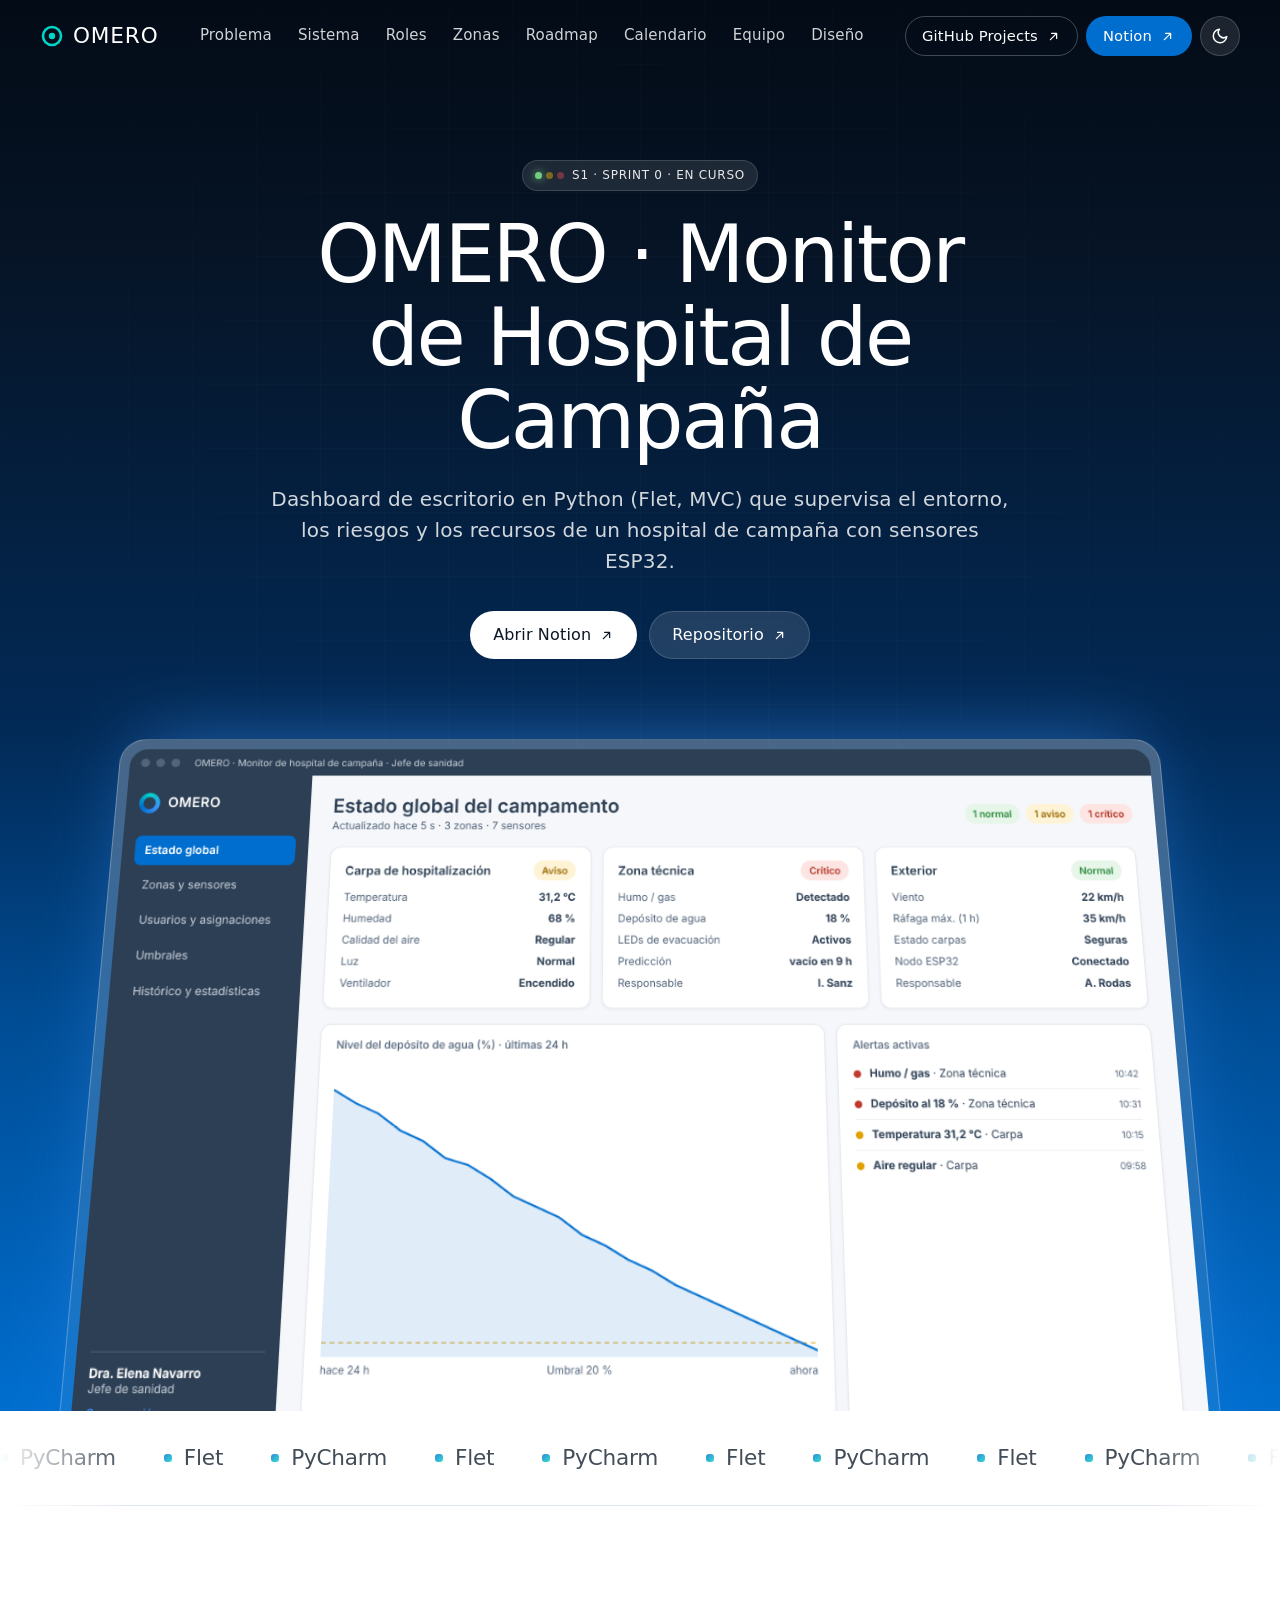
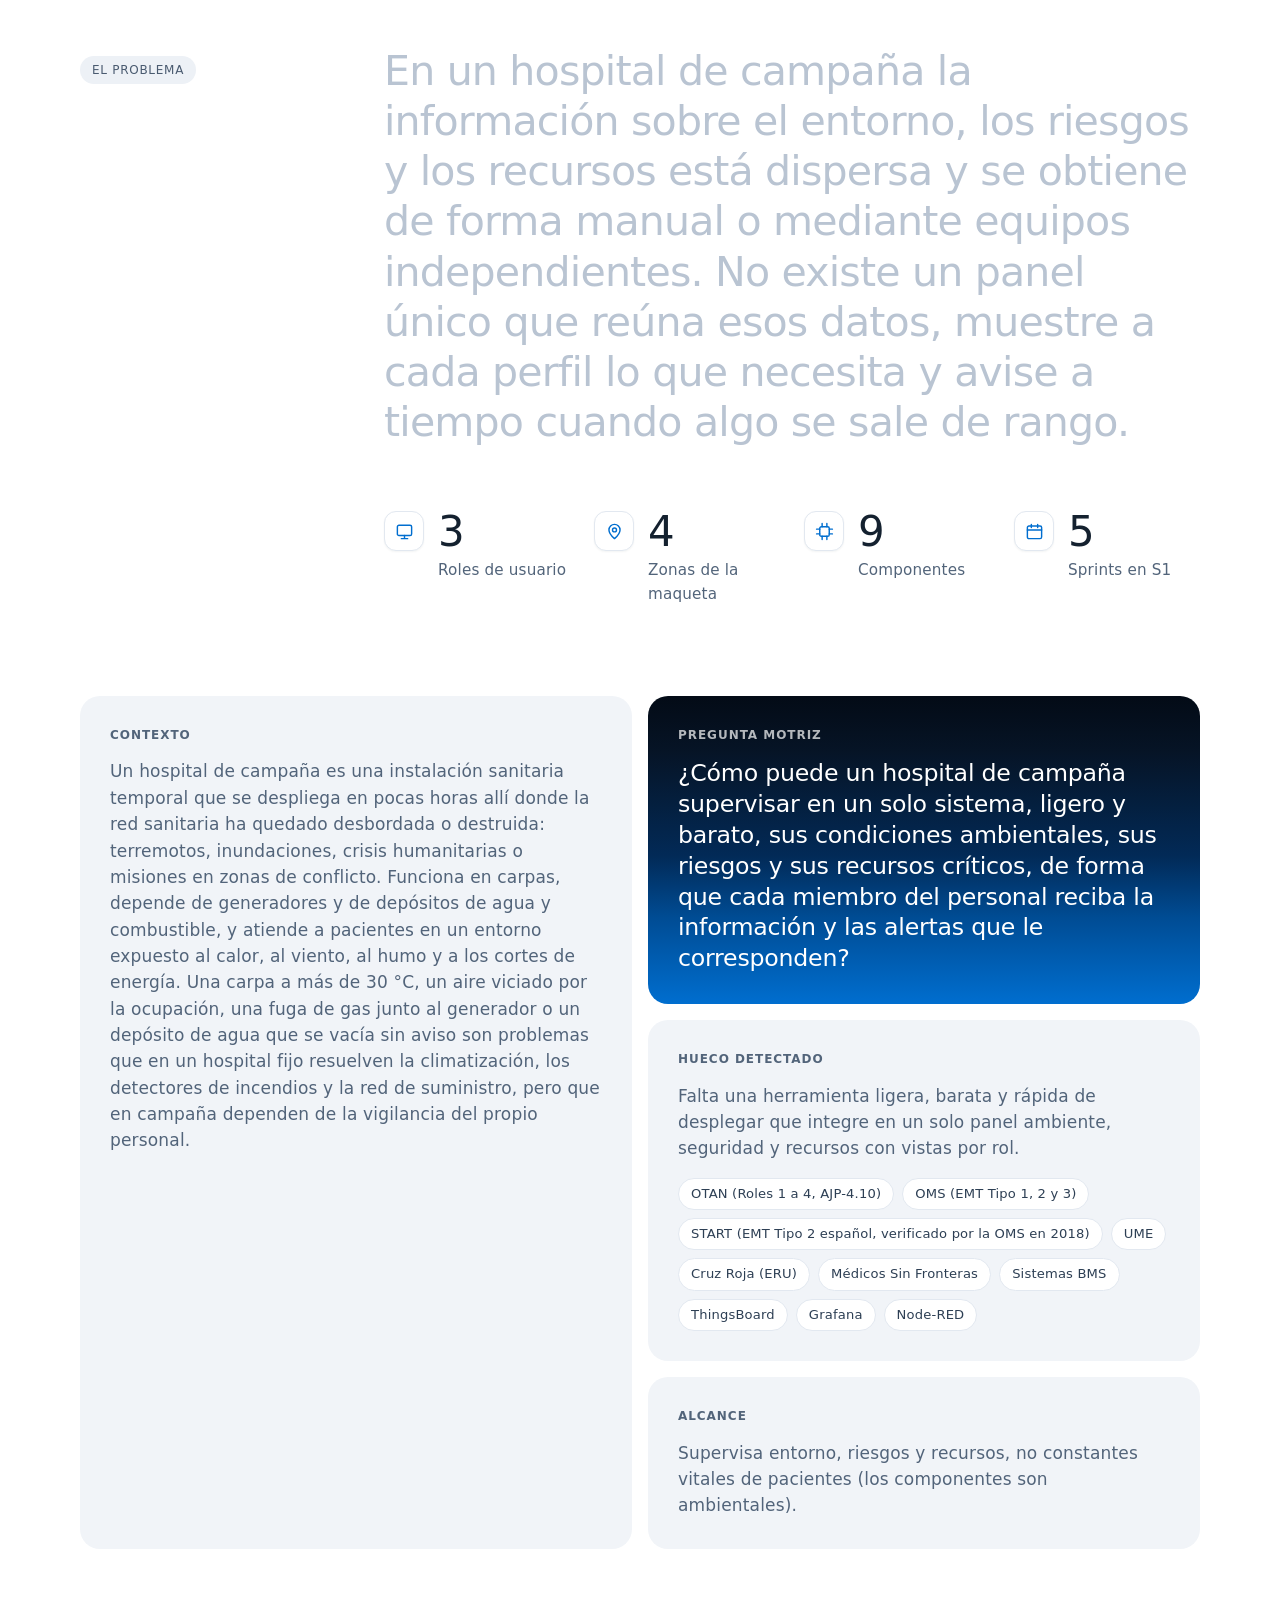
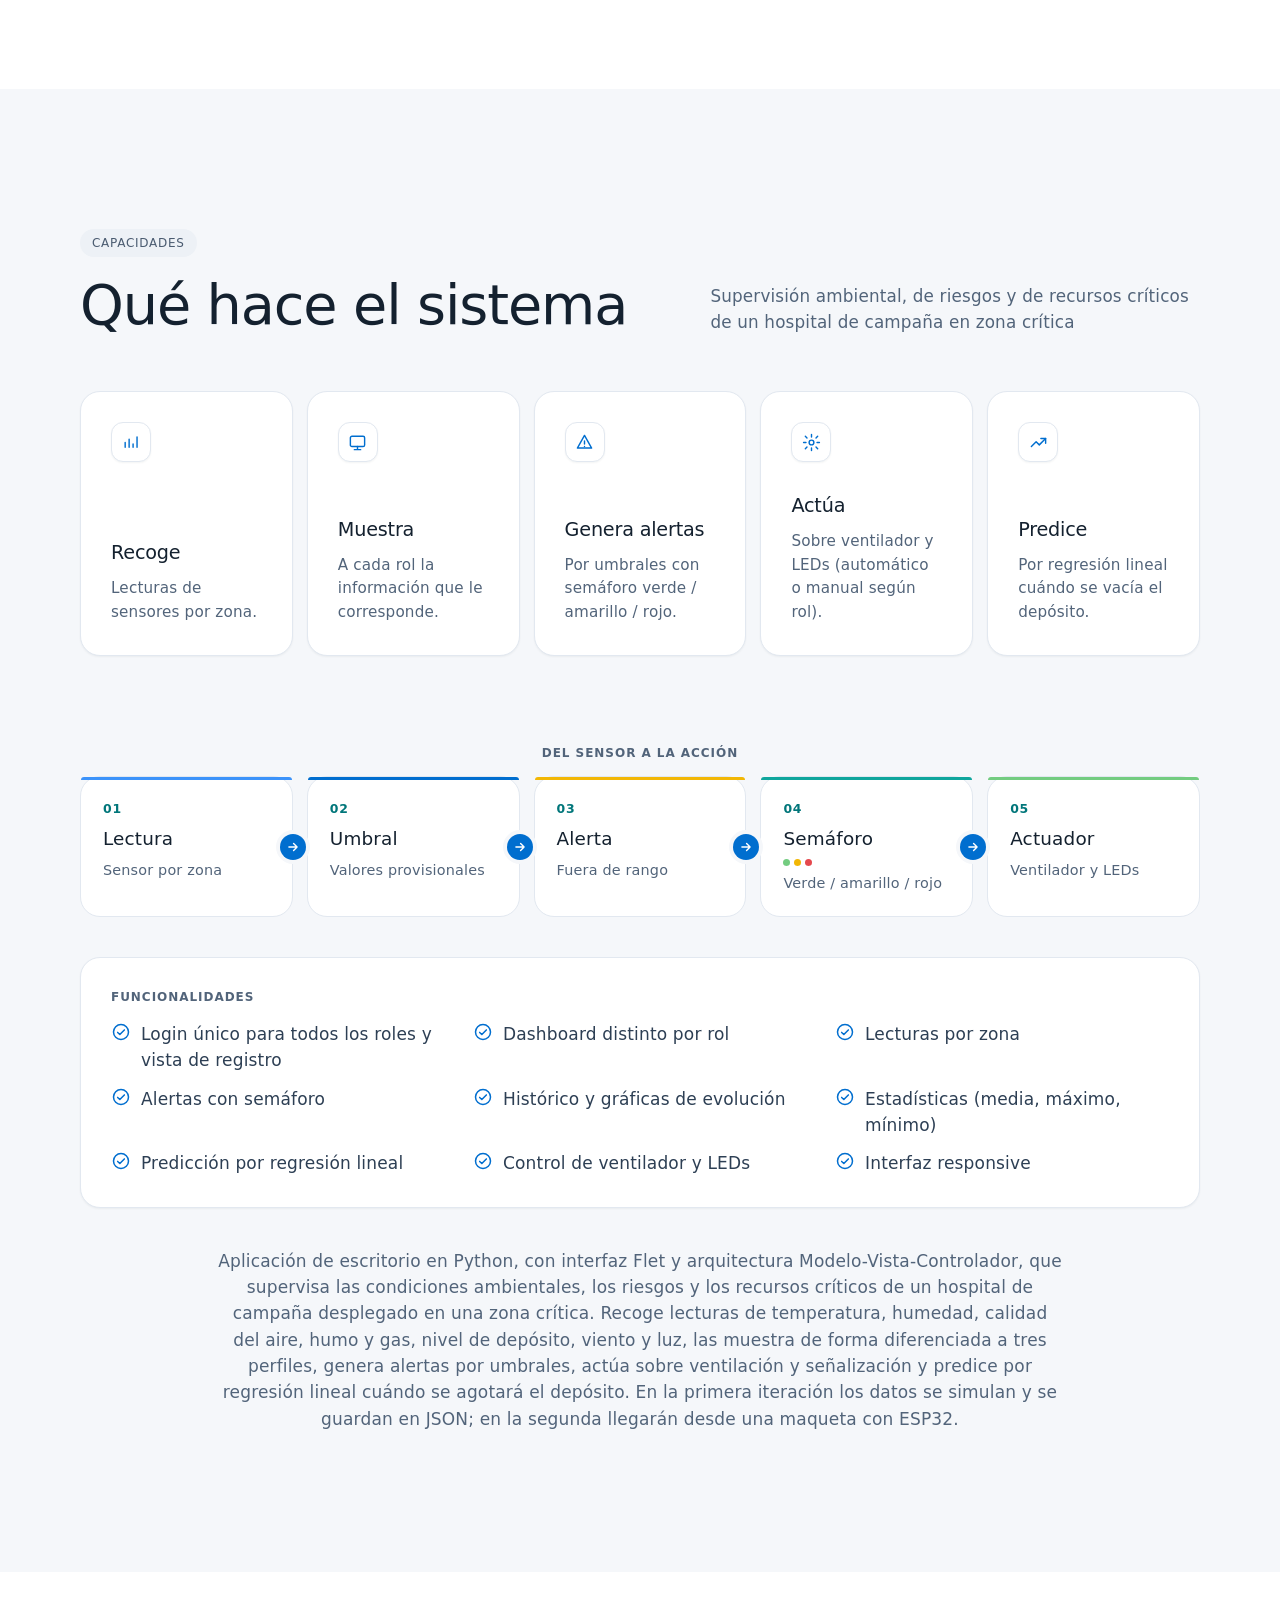
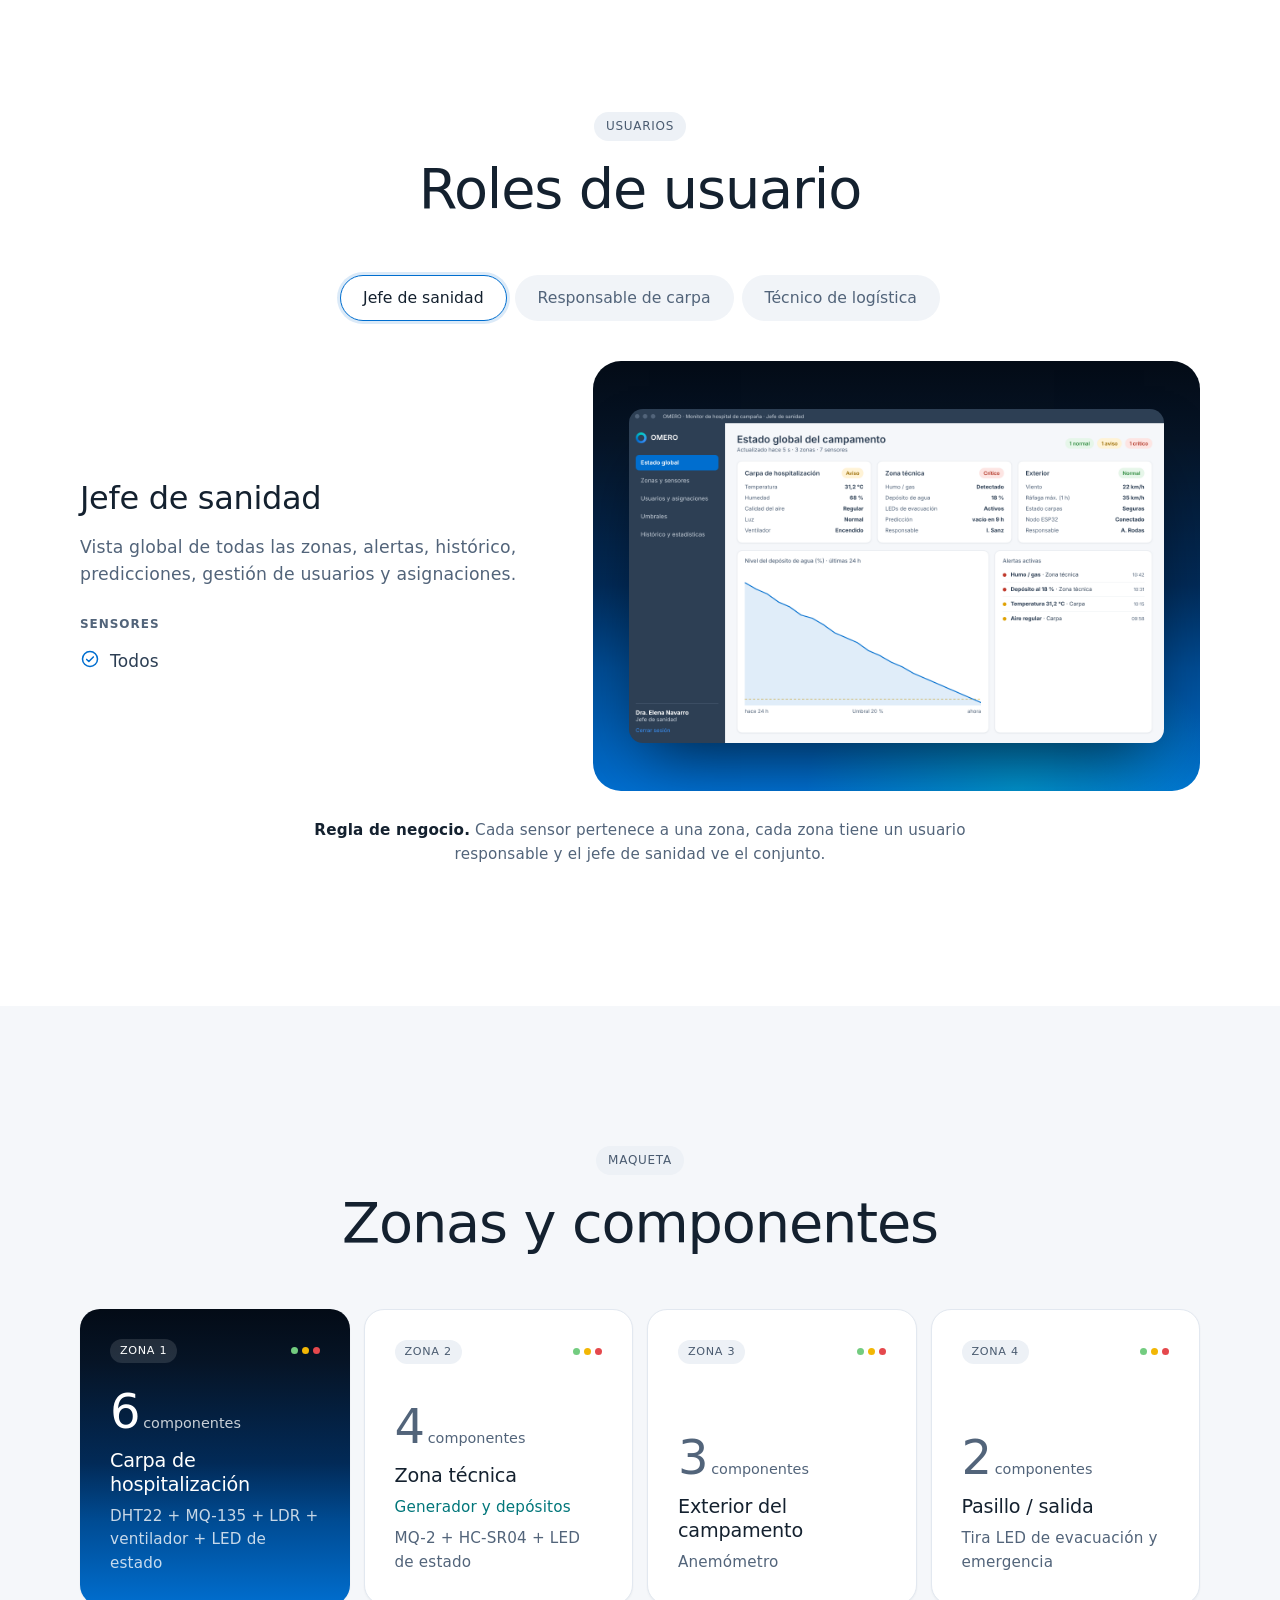
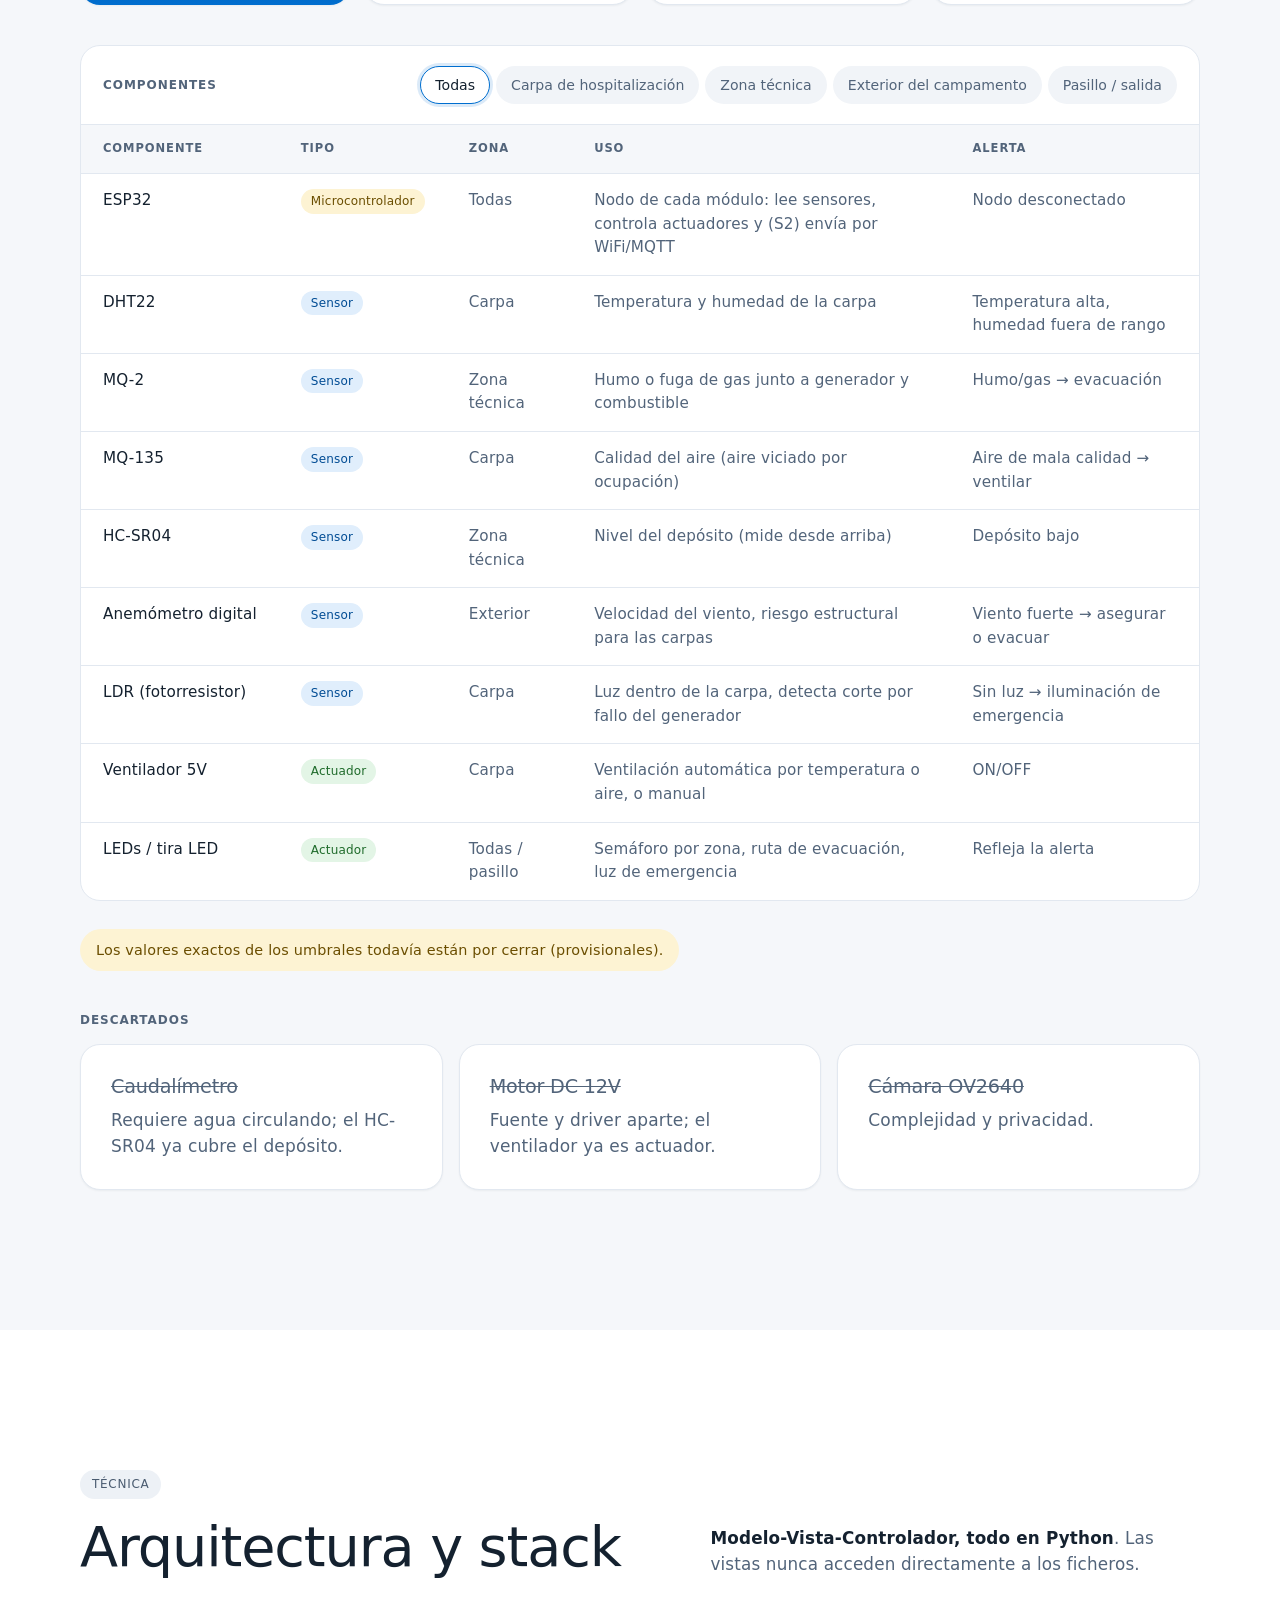
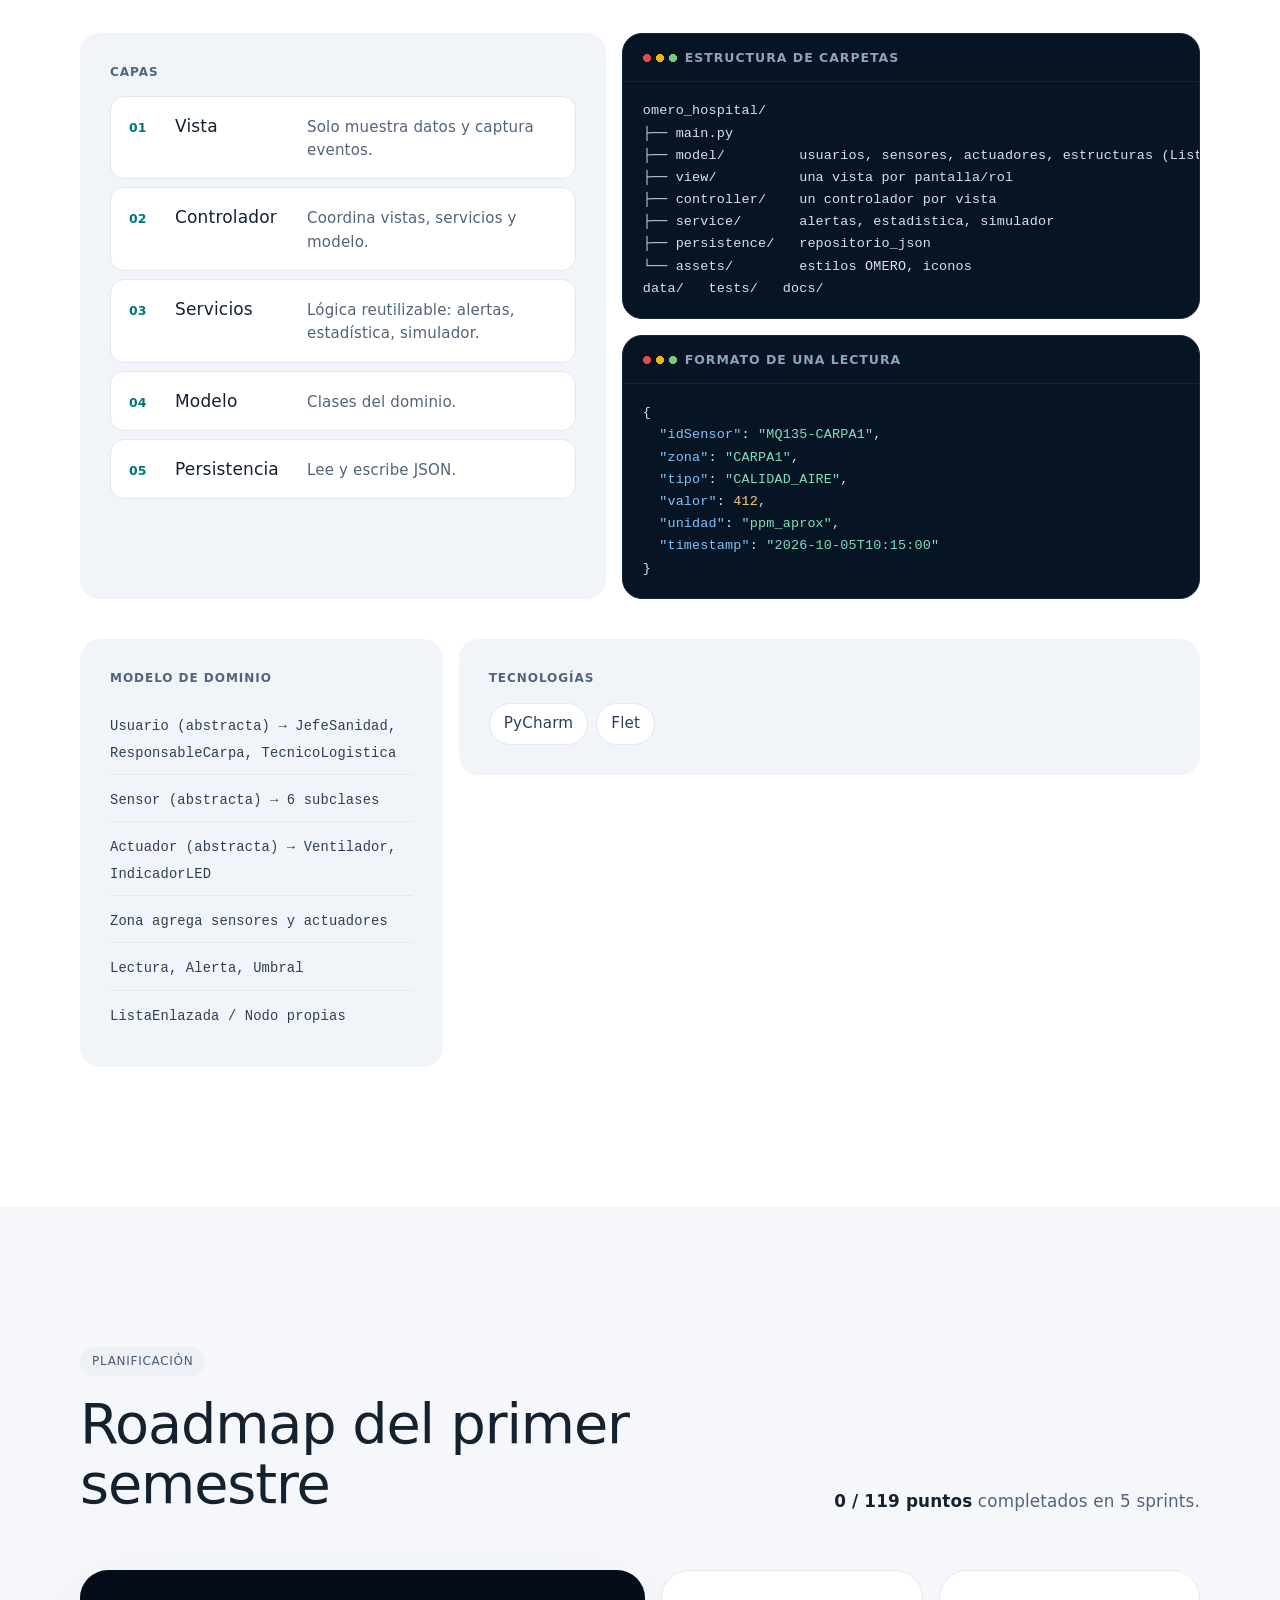
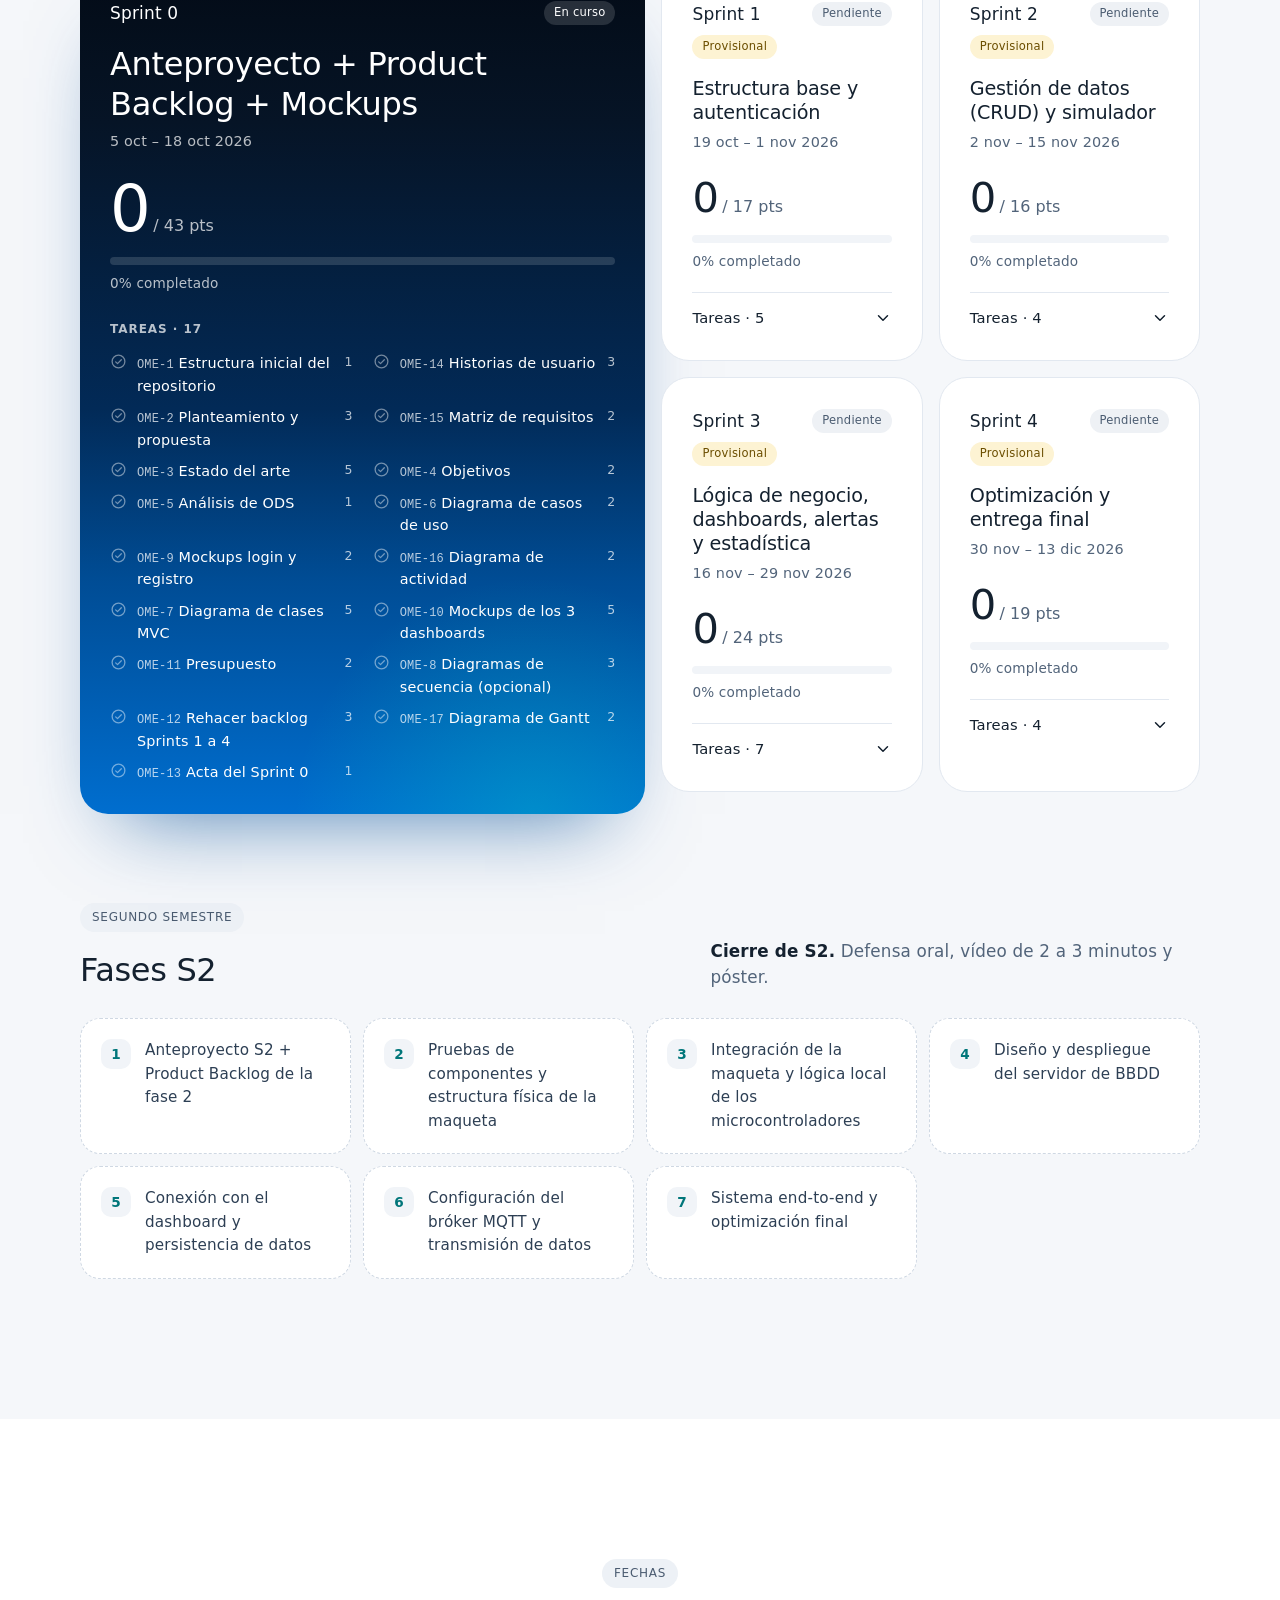
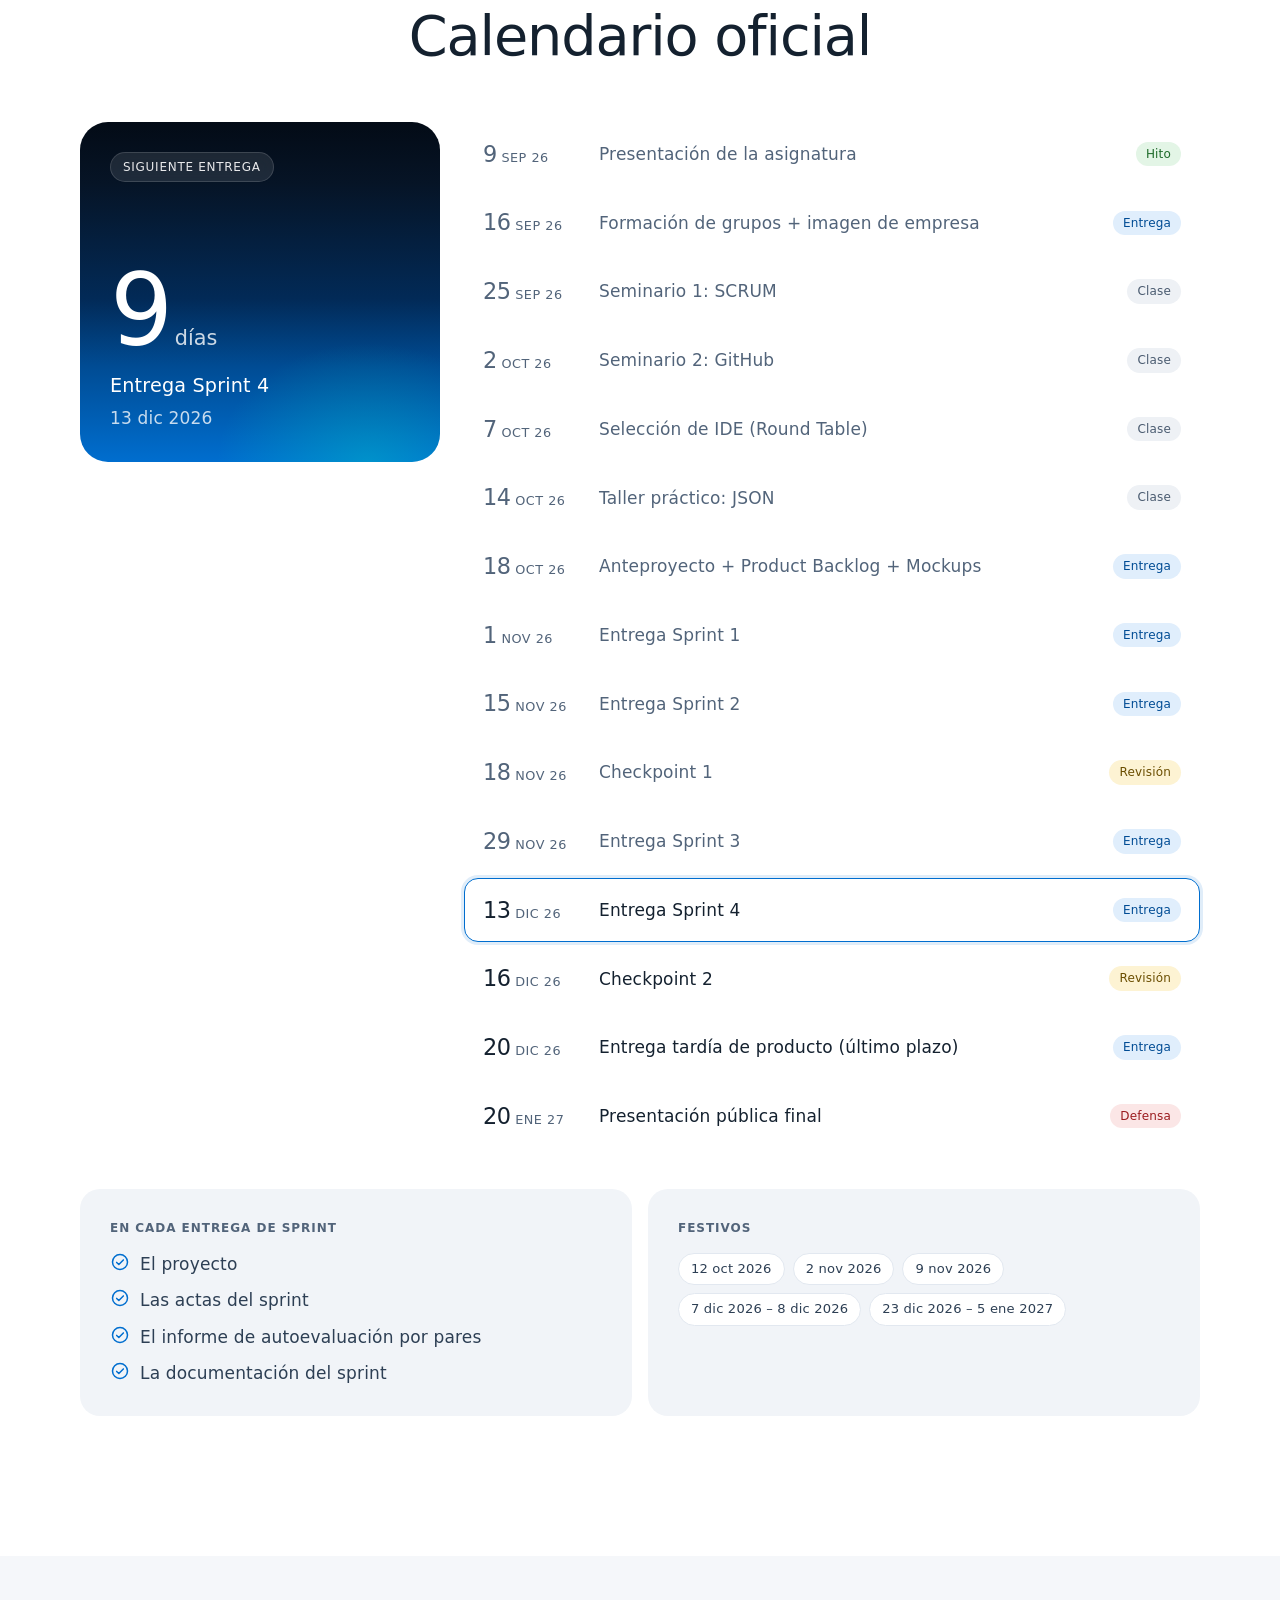
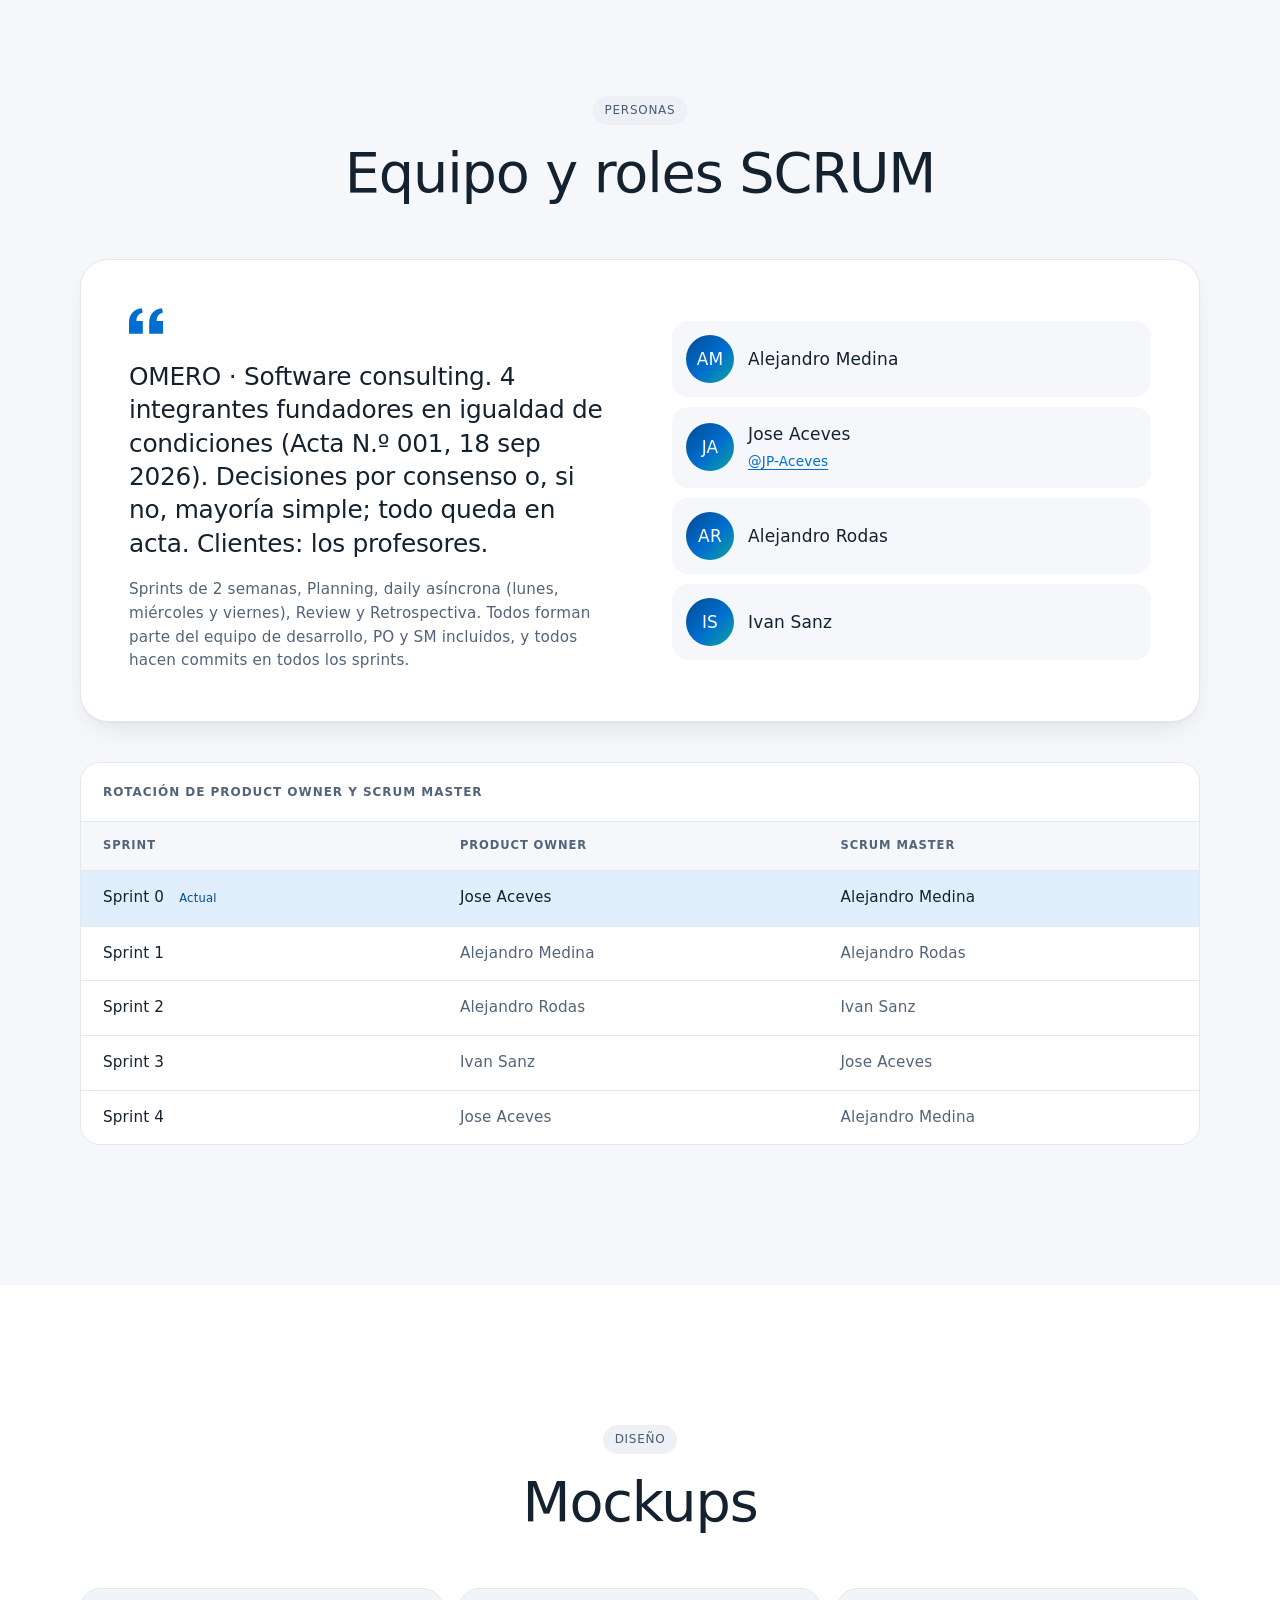
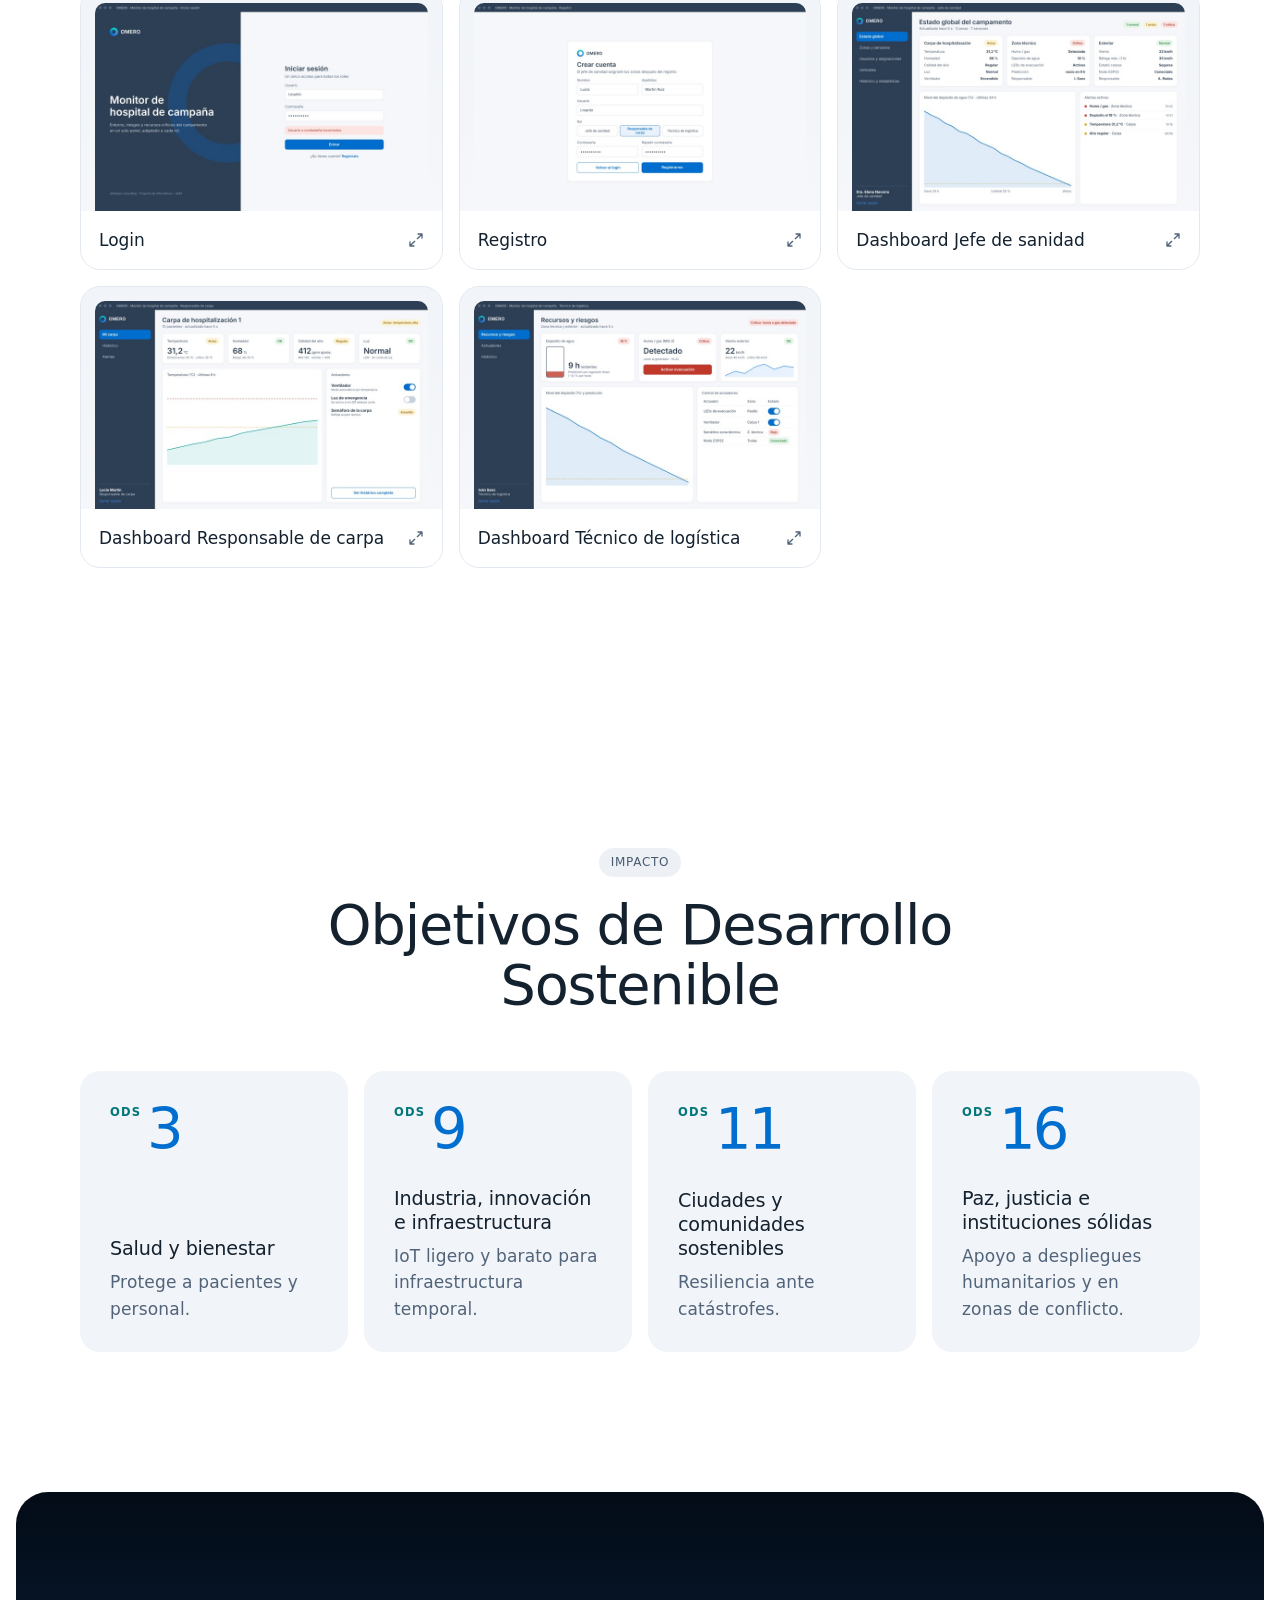
<file: index.html>
<!doctype html>
<html lang="es">
<head>
  <meta charset="utf-8">
  <meta name="viewport" content="width=device-width, initial-scale=1">
  <title>OMERO · Monitor de Hospital de Campaña</title>
  <meta name="description" content="Web del proyecto OMERO: supervisión ambiental, de riesgos y de recursos críticos de un hospital de campaña.">
  <meta name="color-scheme" content="light dark">
  <meta name="theme-color" content="#061426">
  <!-- Tema guardado + activar animaciones antes de pintar (evita parpadeos) -->
  <script>
    (function () {
      var d = document.documentElement;
      try { var t = localStorage.getItem('omero-tema'); if (t === 'light' || t === 'dark') d.dataset.theme = t; } catch (e) {}
      if (!window.matchMedia || !matchMedia('(prefers-reduced-motion: reduce)').matches) d.classList.add('anim');
    })();
  </script>
  <link rel="preconnect" href="https://api.fontshare.com" crossorigin>
  <link rel="preconnect" href="https://cdn.fontshare.com" crossorigin>
  <link rel="stylesheet" href="https://api.fontshare.com/v2/css?f[]=clash-display@400,500,600&display=swap" media="print" onload="this.media='all'">
  <link rel="stylesheet" href="css/styles.css?v=4">
  <link rel="icon" href="data:image/svg+xml,%3Csvg xmlns='http://www.w3.org/2000/svg' viewBox='0 0 32 32'%3E%3Crect width='32' height='32' rx='8' fill='%23006ECF'/%3E%3Ccircle cx='16' cy='16' r='7' fill='none' stroke='%2300D4C6' stroke-width='3'/%3E%3C/svg%3E">
</head>
<body>
  <a class="skip" href="#main">Saltar al contenido</a>

  <!-- Barra superior: transparente sobre el hero, sólida al hacer scroll -->
  <header class="nav" id="top">
    <div class="nav__inner">
      <!-- TODO: sustituir el logotipo tipográfico por el logo real de OMERO cuando esté en assets/ -->
      <a class="logo" href="#hero" aria-label="OMERO, ir al inicio">
        <svg class="logo__mark" width="24" height="24" viewBox="0 0 24 24" aria-hidden="true"><circle cx="12" cy="12" r="9"/><circle cx="12" cy="12" r="3.2"/></svg>
        <span>OMERO</span>
      </a>
      <nav class="nav__links" aria-label="Secciones principales">
        <ul id="nav-primary"></ul>
      </nav>
      <div class="nav__actions">
        <span data-link="githubProjects" data-label="GitHub Projects" data-variant="ghost" data-size="sm" data-class="hide-md"></span>
        <span data-link="notion" data-label="Notion" data-variant="primary" data-size="sm"></span>
        <button class="icon-btn" id="theme-toggle" type="button" aria-label="Cambiar a modo oscuro">
          <svg class="i-moon" viewBox="0 0 24 24" aria-hidden="true"><path d="M21 12.8A9 9 0 1 1 11.2 3a7 7 0 0 0 9.8 9.8z"/></svg>
          <svg class="i-sun" viewBox="0 0 24 24" aria-hidden="true"><circle cx="12" cy="12" r="4"/><path d="M12 2v2M12 20v2M4.9 4.9l1.4 1.4M17.7 17.7l1.4 1.4M2 12h2M20 12h2M4.9 19.1l1.4-1.4M17.7 6.3l1.4-1.4"/></svg>
        </button>
        <button class="icon-btn" id="menu-toggle" type="button" aria-expanded="false" aria-controls="menu" aria-label="Abrir índice de secciones">
          <svg viewBox="0 0 24 24" aria-hidden="true"><path d="M4 8h16M4 16h16"/></svg>
        </button>
      </div>
    </div>
    <div class="menu" id="menu" hidden>
      <ul class="menu__list" id="nav-all"></ul>
    </div>
  </header>

  <div class="load-error" id="load-error" role="alert" hidden></div>

  <main id="main">
    <!-- Hero -->
    <section class="hero" id="hero" aria-labelledby="hero-title">
      <div class="hero__bg" aria-hidden="true"></div>
      <div class="wrap hero__inner">
        <p class="pill pill--glass" id="sprint-badge" data-reveal></p>
        <h1 class="hero__title" id="hero-title" data-bind="proyecto.nombre" data-split></h1>
        <p class="hero__sub" data-bind="proyecto.subtitulo" data-reveal style="--d:.35s"></p>
        <div class="hero__ctas" data-reveal style="--d:.5s">
          <span data-link="notion" data-label="Abrir Notion" data-variant="white"></span>
          <span data-link="repositorio" data-label="Repositorio" data-variant="glass"></span>
        </div>
        <figure class="hero__frame" id="hero-frame" data-reveal style="--d:.65s">
          <img id="hero-shot" alt="" width="2560" height="1600" fetchpriority="high">
        </figure>
      </div>
    </section>

    <!-- Marquesina de componentes y tecnologías -->
    <section class="marquee" aria-label="Tecnologías del proyecto" data-requires="arquitectura.stack">
      <div class="marquee__track" id="marquee"></div>
    </section>

    <!-- El problema -->
    <section class="section" id="problema" data-nav="Problema" data-primary aria-labelledby="problema-h">
      <div class="wrap">
        <div class="about">
          <p class="pill" data-reveal>El problema</p>
          <div>
            <h2 class="sr-only" id="problema-h">El problema</h2>
            <p class="statement" id="statement" data-bind="proyecto.problema"></p>
            <ul class="stats" id="stats" data-stagger></ul>
          </div>
        </div>

        <div class="grid-2 mt-xl">
          <article class="card card--gray" data-reveal>
            <p class="label">Contexto</p>
            <p data-bind="proyecto.contexto"></p>
          </article>
          <div class="stack">
            <article class="card card--ink" data-reveal>
              <p class="label">Pregunta motriz</p>
              <p class="question" data-bind="proyecto.pregunta"></p>
            </article>
            <article class="card card--gray" data-reveal>
              <p class="label">Hueco detectado</p>
              <p data-bind="proyecto.hueco"></p>
              <ul class="chips" id="referencias" aria-label="Referencias del estado del arte"></ul>
            </article>
            <article class="card card--gray" data-reveal>
              <p class="label">Alcance</p>
              <p data-bind="proyecto.alcance"></p>
            </article>
          </div>
        </div>
      </div>
    </section>

    <!-- Qué hace el sistema -->
    <section class="section section--gray" id="sistema" data-nav="Sistema" data-primary data-requires="capacidades" aria-labelledby="sistema-h">
      <div class="wrap">
        <div class="head head--split">
          <div>
            <p class="pill" data-reveal>Capacidades</p>
            <h2 id="sistema-h" data-split>Qué hace el sistema</h2>
          </div>
          <p class="head__aside" data-bind="proyecto.titulo" data-reveal></p>
        </div>
        <ol class="features" id="capacidades" data-stagger></ol>

        <div class="flow-wrap" data-requires="flujoAlerta">
          <p class="label label--center" data-reveal>Del sensor a la acción</p>
          <ol class="flow" id="flujo" aria-label="Flujo de una alerta" data-stagger></ol>
        </div>

        <div class="card card--white mt-lg" data-requires="funcionalidades" data-reveal>
          <p class="label">Funcionalidades</p>
          <ul class="checklist" id="funcionalidades"></ul>
        </div>
        <p class="summary" data-bind="proyecto.resumen" data-reveal></p>
      </div>
    </section>

    <!-- Roles: pestañas -->
    <section class="section" id="roles" data-nav="Roles" data-primary data-requires="roles" aria-labelledby="roles-h">
      <div class="wrap">
        <div class="head head--center">
          <p class="pill" data-reveal>Usuarios</p>
          <h2 id="roles-h" data-split>Roles de usuario</h2>
        </div>
        <div class="tabs" role="tablist" aria-label="Roles" id="roles-tabs" data-reveal></div>
        <div id="roles-panels" data-reveal></div>
        <p class="note note--center" id="regla-negocio" data-reveal></p>
      </div>
    </section>

    <!-- Zonas y componentes -->
    <section class="section section--gray" id="zonas" data-nav="Zonas" data-primary data-requires="zonas" aria-labelledby="zonas-h">
      <div class="wrap">
        <div class="head head--center">
          <p class="pill" data-reveal>Maqueta</p>
          <h2 id="zonas-h" data-split>Zonas y componentes</h2>
        </div>
        <ol class="bento" id="zonas-list" data-stagger></ol>

        <div class="table-card mt-lg" data-requires="componentes" data-reveal>
          <div class="table-card__head">
            <p class="label">Componentes</p>
            <div class="tabs tabs--sm" id="filtros" role="group" aria-label="Filtrar componentes por zona"></div>
          </div>
          <div class="table-wrap" tabindex="0" role="region" aria-label="Tabla de componentes">
            <table class="table table--stack">
              <thead><tr><th scope="col">Componente</th><th scope="col">Tipo</th><th scope="col">Zona</th><th scope="col">Uso</th><th scope="col">Alerta</th></tr></thead>
              <tbody id="componentes"></tbody>
            </table>
          </div>
        </div>
        <p class="note note--warn" id="nota-umbrales" data-reveal></p>

        <div class="mt-lg" data-requires="componentesDescartados">
          <p class="label" data-reveal>Descartados</p>
          <ul class="grid-3" id="descartados" data-stagger></ul>
        </div>
      </div>
    </section>

    <!-- Arquitectura -->
    <section class="section" id="arquitectura" data-nav="Arquitectura" data-requires="arquitectura" aria-labelledby="arq-h">
      <div class="wrap">
        <div class="head head--split">
          <div>
            <p class="pill" data-reveal>Técnica</p>
            <h2 id="arq-h" data-split>Arquitectura y stack</h2>
          </div>
          <p class="head__aside" data-reveal><strong data-bind="arquitectura.patron"></strong>. <span data-bind="arquitectura.regla"></span></p>
        </div>
        <div class="arch">
          <div class="card card--gray" data-reveal>
            <p class="label">Capas</p>
            <ol class="layers" id="capas"></ol>
          </div>
          <div class="arch__code">
            <div class="code-card" data-reveal>
              <p class="code-card__title">Estructura de carpetas</p>
              <pre tabindex="0"><code id="carpetas"></code></pre>
            </div>
            <div class="code-card" data-reveal>
              <p class="code-card__title">Formato de una lectura</p>
              <pre tabindex="0"><code id="ejemplo-lectura"></code></pre>
            </div>
          </div>
        </div>
        <div class="grid-3 mt-lg">
          <div class="card card--gray" data-reveal>
            <p class="label">Modelo de dominio</p>
            <ul class="plain-list" id="modelo"></ul>
          </div>
          <div class="span-2 stack" id="stack" data-stagger></div>
        </div>
      </div>
    </section>

    <!-- Roadmap: tarjetas estilo "pricing", el sprint actual destacado -->
    <section class="section section--gray" id="roadmap" data-nav="Roadmap" data-primary data-requires="sprints" aria-labelledby="roadmap-h">
      <div class="wrap">
        <div class="head head--split">
          <div>
            <p class="pill" data-reveal>Planificación</p>
            <h2 id="roadmap-h" data-split>Roadmap del primer semestre</h2>
          </div>
          <p class="head__aside" id="roadmap-aside" data-reveal></p>
        </div>
        <div class="sprints" id="sprints"></div>

        <div class="mt-xl" data-requires="fasesS2">
          <div class="head head--split head--tight">
            <div>
              <p class="pill" data-reveal>Segundo semestre</p>
              <h3 class="h3" data-split>Fases S2</h3>
            </div>
            <p class="head__aside" id="cierre-s2" data-reveal></p>
          </div>
          <ol class="phases" id="fases-s2" data-stagger></ol>
        </div>
      </div>
    </section>

    <!-- Calendario -->
    <section class="section" id="calendario" data-nav="Calendario" data-primary data-requires="calendario" aria-labelledby="cal-h">
      <div class="wrap">
        <div class="head head--center">
          <p class="pill" data-reveal>Fechas</p>
          <h2 id="cal-h" data-split>Calendario oficial</h2>
        </div>
        <div class="cal-grid">
          <aside class="countdown" id="countdown" aria-live="polite" data-reveal></aside>
          <ol class="cal-list" id="cal-list" data-stagger></ol>
        </div>
        <div class="grid-2 mt-lg">
          <div class="card card--gray" data-requires="contenidoEntregaSprint" data-reveal>
            <p class="label">En cada entrega de sprint</p>
            <ul class="checklist checklist--1" id="contenido-entrega"></ul>
          </div>
          <div class="card card--gray" data-requires="festivos" data-reveal>
            <p class="label">Festivos</p>
            <ul class="chips" id="festivos"></ul>
          </div>
        </div>
      </div>
    </section>

    <!-- Equipo -->
    <section class="section section--gray" id="equipo" data-nav="Equipo" data-primary data-requires="equipo" aria-labelledby="equipo-h">
      <div class="wrap">
        <div class="head head--center">
          <p class="pill" data-reveal>Personas</p>
          <h2 id="equipo-h" data-split>Equipo y roles SCRUM</h2>
        </div>
        <div class="team-card" data-reveal>
          <div class="team-card__intro">
            <svg class="team-card__q" viewBox="0 0 32 24" aria-hidden="true"><path d="M0 24V14C0 6 4 1 12 0l1 4c-4 1-6 4-6 8h6v12zm19 0V14c0-8 4-13 12-14l1 4c-4 1-6 4-6 8h6v12z"/></svg>
            <p class="team-card__quote" id="empresa"></p>
            <p class="team-card__method" data-bind="empresa.metodologia"></p>
          </div>
          <ul class="team" id="equipo-list"></ul>
        </div>
        <div class="table-card mt-lg" data-requires="rotacionScrum" data-reveal>
          <div class="table-card__head"><p class="label">Rotación de Product Owner y Scrum Master</p></div>
          <div class="table-wrap" tabindex="0" role="region" aria-label="Rotación de roles SCRUM">
            <table class="table">
              <thead><tr><th scope="col">Sprint</th><th scope="col">Product Owner</th><th scope="col">Scrum Master</th></tr></thead>
              <tbody id="rotacion"></tbody>
            </table>
          </div>
        </div>
      </div>
    </section>

    <!-- Diseño -->
    <section class="section" id="diseno" data-nav="Diseño" data-primary data-requires="galeria" aria-labelledby="diseno-h">
      <div class="wrap">
        <div class="head head--center">
          <p class="pill" data-reveal>Diseño</p>
          <h2 id="diseno-h" data-split>Mockups</h2>
        </div>
        <div class="tabs" role="tablist" aria-label="Tipo de imagen" id="galeria-tabs" data-reveal></div>
        <div id="galeria"></div>
      </div>
    </section>

    <!-- ODS -->
    <section class="section" id="ods" data-nav="ODS" data-requires="ods" aria-labelledby="ods-h">
      <div class="wrap">
        <div class="head head--center">
          <p class="pill" data-reveal>Impacto</p>
          <h2 id="ods-h" data-split>Objetivos de Desarrollo Sostenible</h2>
        </div>
        <ul class="grid-4" id="ods-list" data-stagger></ul>
      </div>
    </section>

    <!-- Enlaces: panel CTA en degradado -->
    <section class="cta-wrap" id="enlaces" data-nav="Enlaces" aria-labelledby="cta-h">
      <div class="cta">
        <div class="cta__bg" aria-hidden="true"></div>
        <p class="pill pill--glass" data-reveal>Enlaces del proyecto</p>
        <h2 class="cta__title" id="cta-h" data-bind="proyecto.tesis" data-split></h2>
        <div class="cta__links" id="enlaces-list" data-reveal></div>
      </div>
    </section>
  </main>

  <footer class="footer">
    <div class="wrap">
      <div class="footer__top">
        <div class="footer__brand">
          <p class="logo logo--footer">
            <svg class="logo__mark" width="24" height="24" viewBox="0 0 24 24" aria-hidden="true"><circle cx="12" cy="12" r="9"/><circle cx="12" cy="12" r="3.2"/></svg>
            <span>OMERO</span>
          </p>
          <p class="footer__desc" data-bind="proyecto.subtitulo"></p>
        </div>
        <nav class="footer__col" aria-label="Secciones (pie)">
          <p class="footer__h">Secciones</p>
          <ul id="footer-nav"></ul>
        </nav>
        <div class="footer__col">
          <p class="footer__h">Enlaces</p>
          <ul id="footer-links"></ul>
        </div>
        <div class="footer__col">
          <p class="footer__h">Asignatura</p>
          <ul id="footer-asignatura"></ul>
        </div>
      </div>
      <div class="footer__bottom">
        <p id="footer-update"></p>
        <a href="#top" class="footer__top-link">Volver arriba ↑</a>
      </div>
    </div>
  </footer>

  <dialog class="lightbox" id="lightbox" aria-labelledby="lb-title">
    <div class="lightbox__bar">
      <p id="lb-title"></p>
      <div class="lightbox__ctrl">
        <button type="button" class="icon-btn" id="lb-prev" aria-label="Imagen anterior"><svg viewBox="0 0 24 24" aria-hidden="true"><path d="M15 6l-6 6 6 6"/></svg></button>
        <button type="button" class="icon-btn" id="lb-next" aria-label="Imagen siguiente"><svg viewBox="0 0 24 24" aria-hidden="true"><path d="M9 6l6 6-6 6"/></svg></button>
        <button type="button" class="icon-btn" id="lb-close" aria-label="Cerrar"><svg viewBox="0 0 24 24" aria-hidden="true"><path d="M6 6l12 12M18 6L6 18"/></svg></button>
      </div>
    </div>
    <img id="lb-img" alt="">
  </dialog>

  <script src="js/app.js?v=6" defer></script>
</body>
</html>
</file>
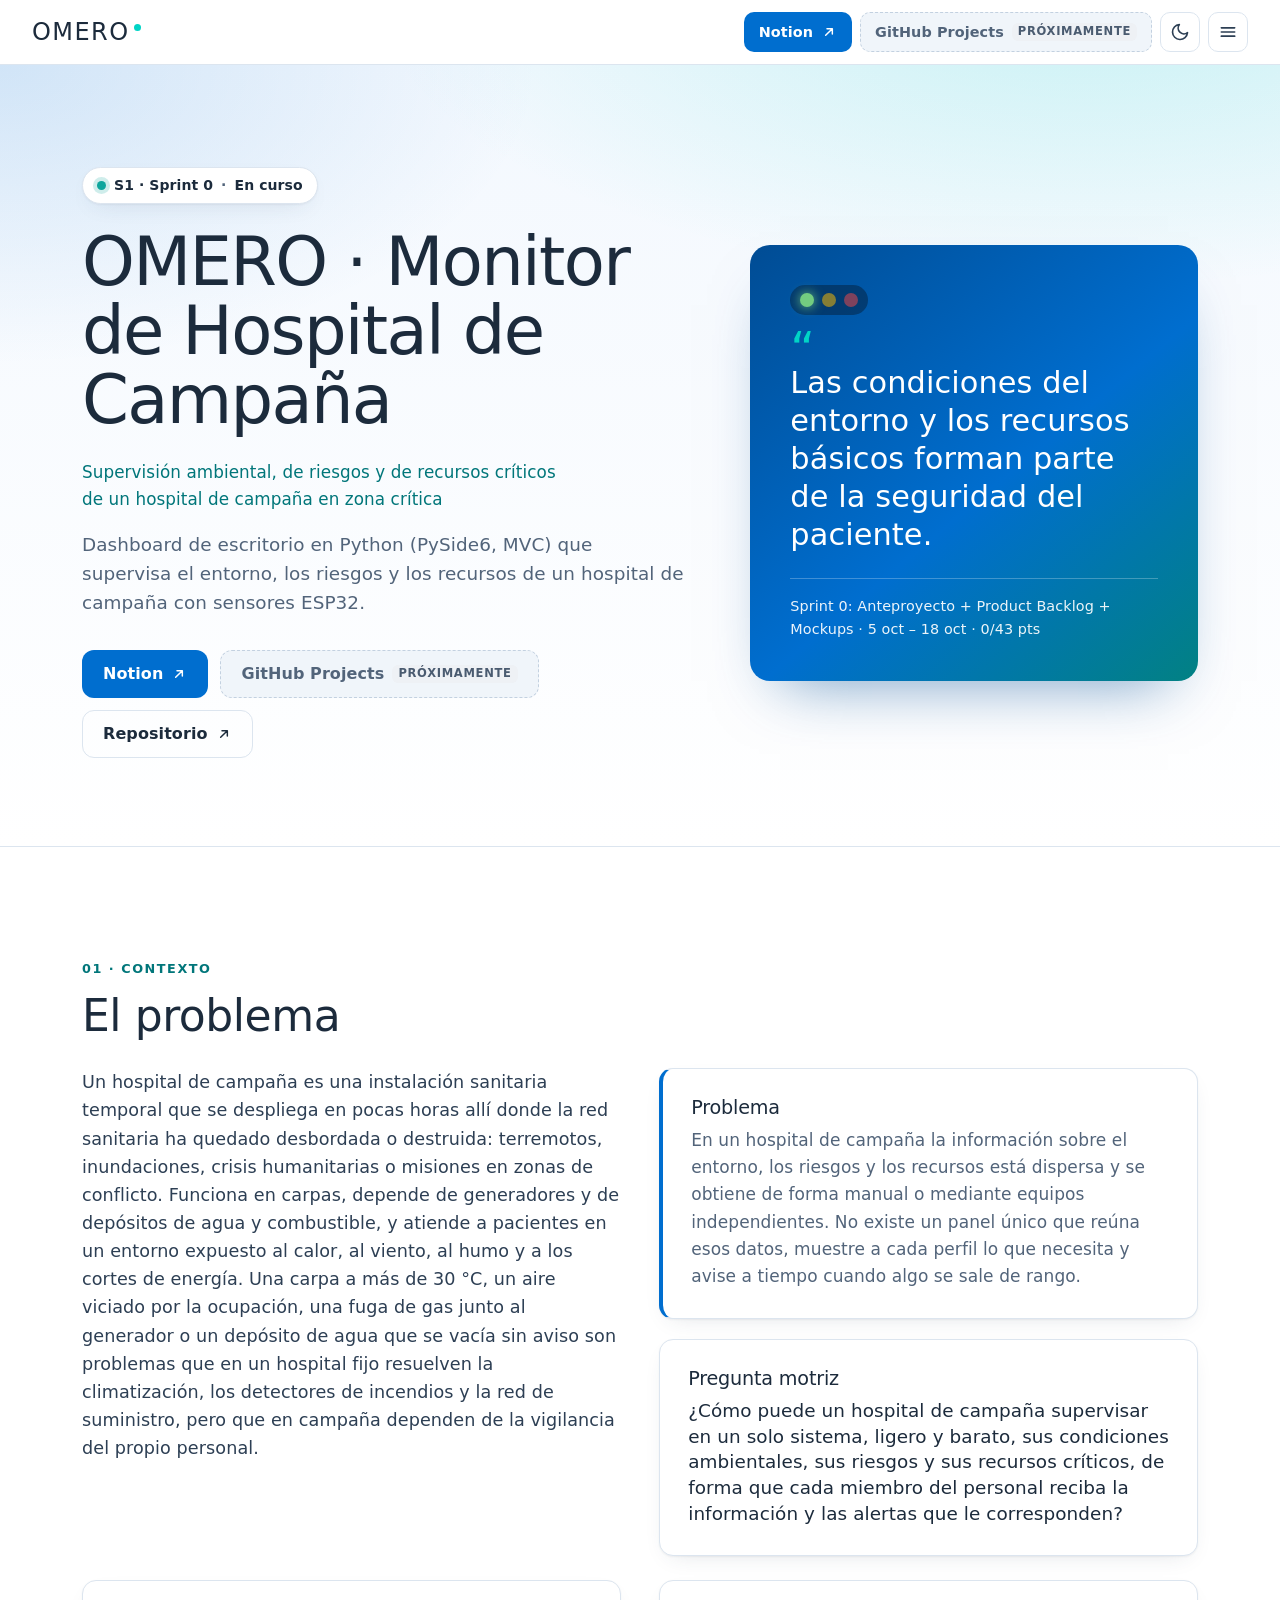
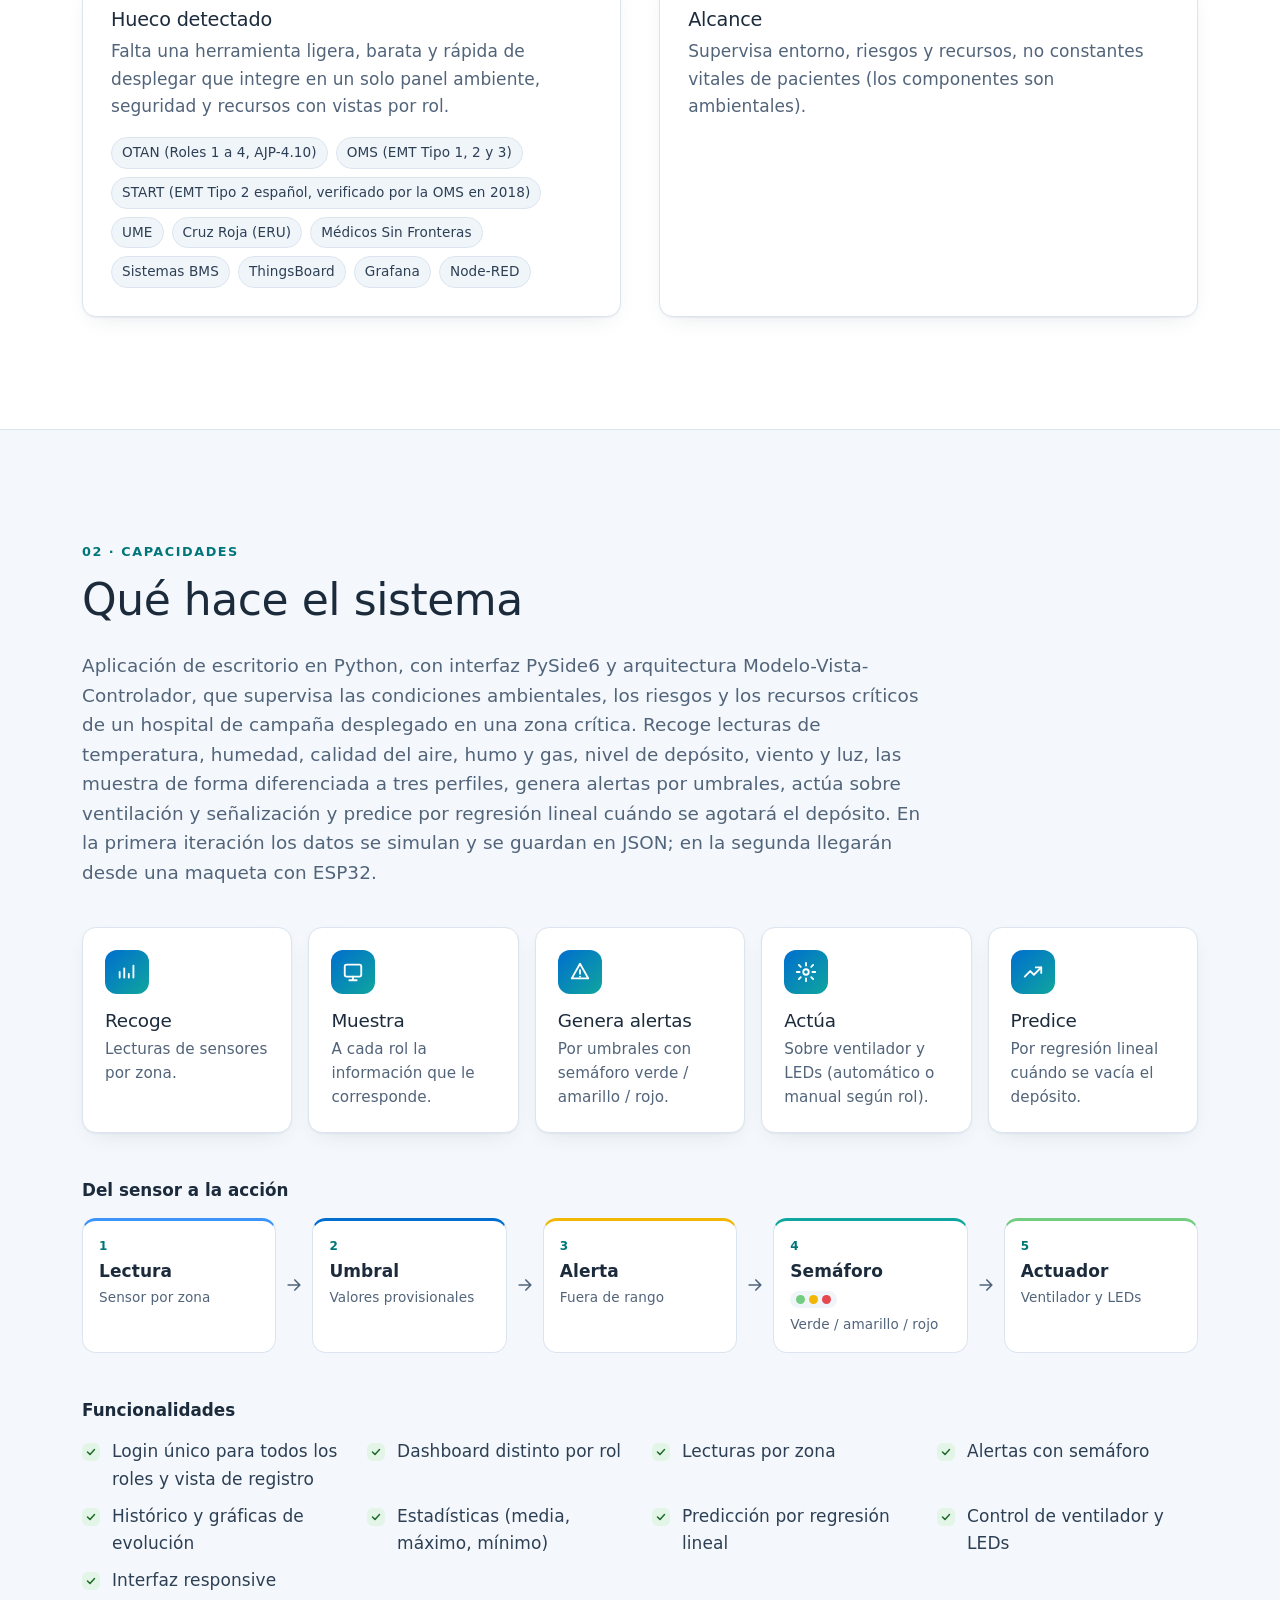
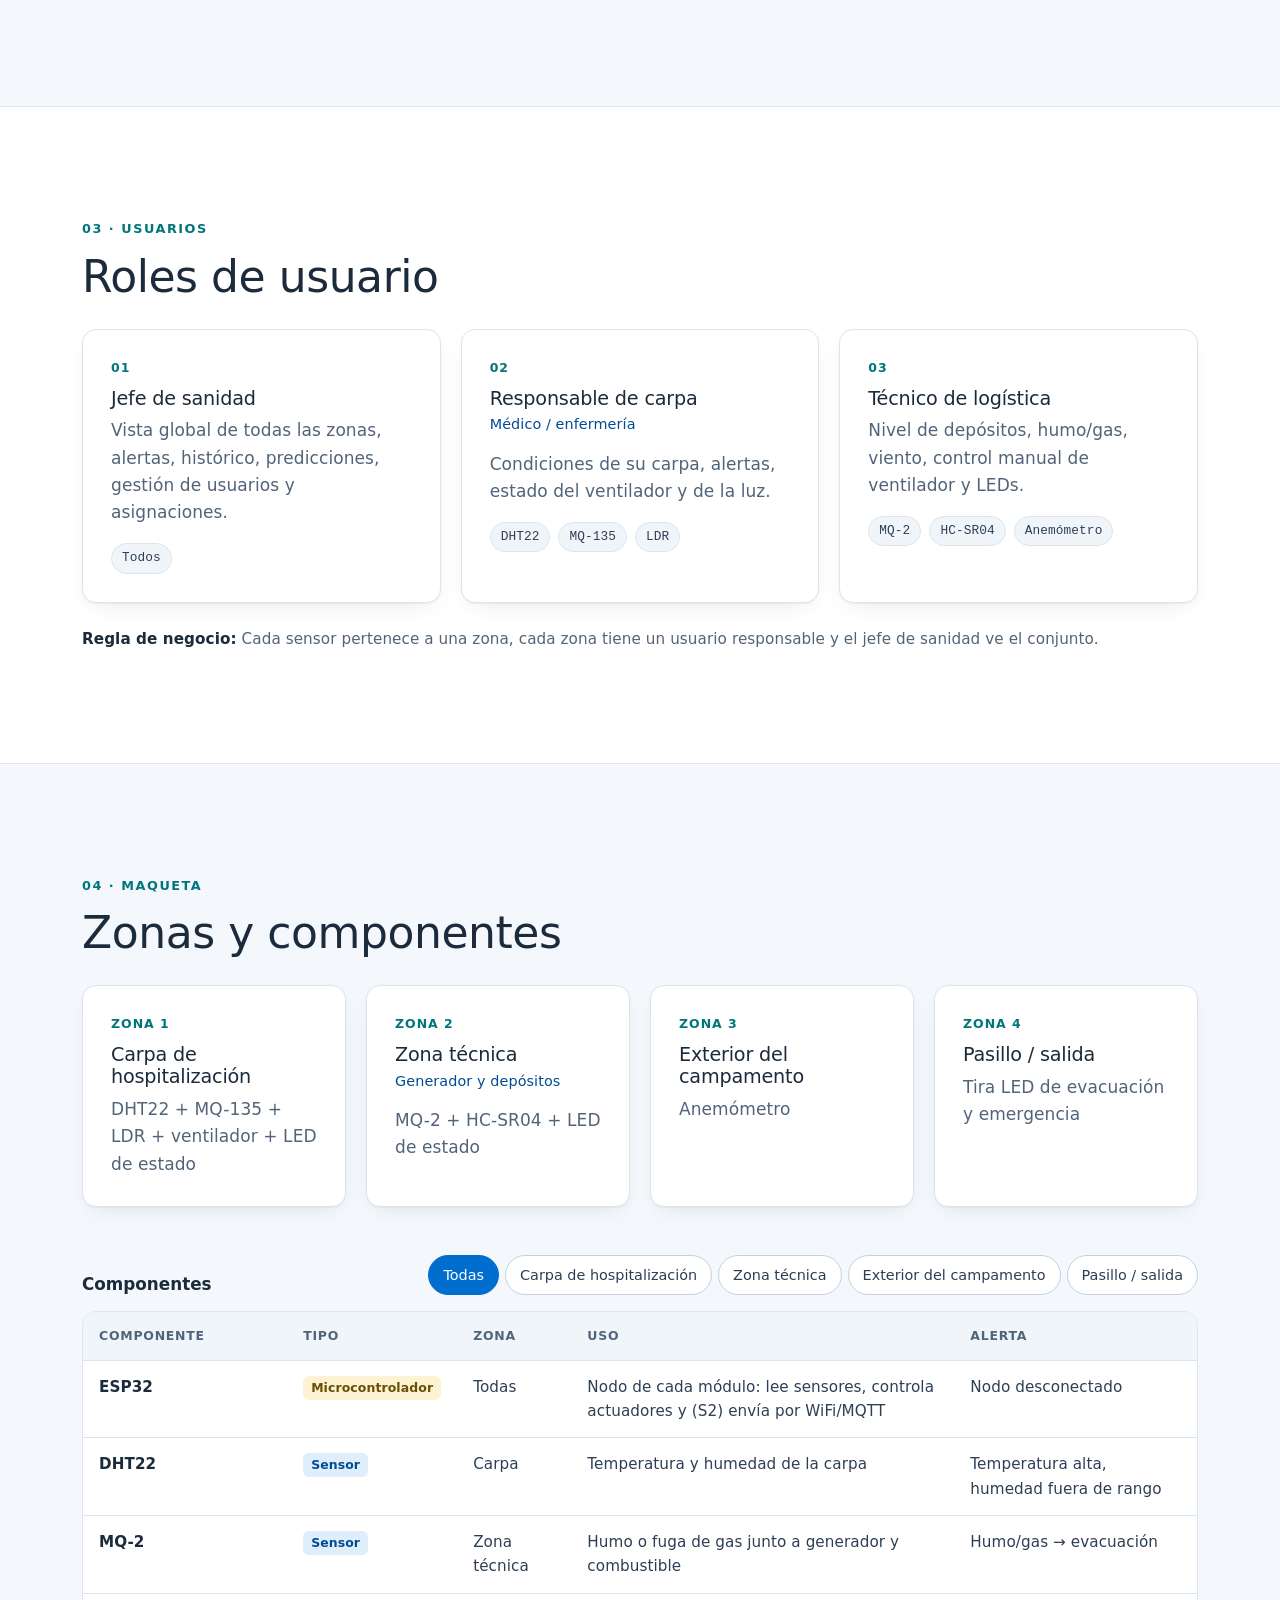
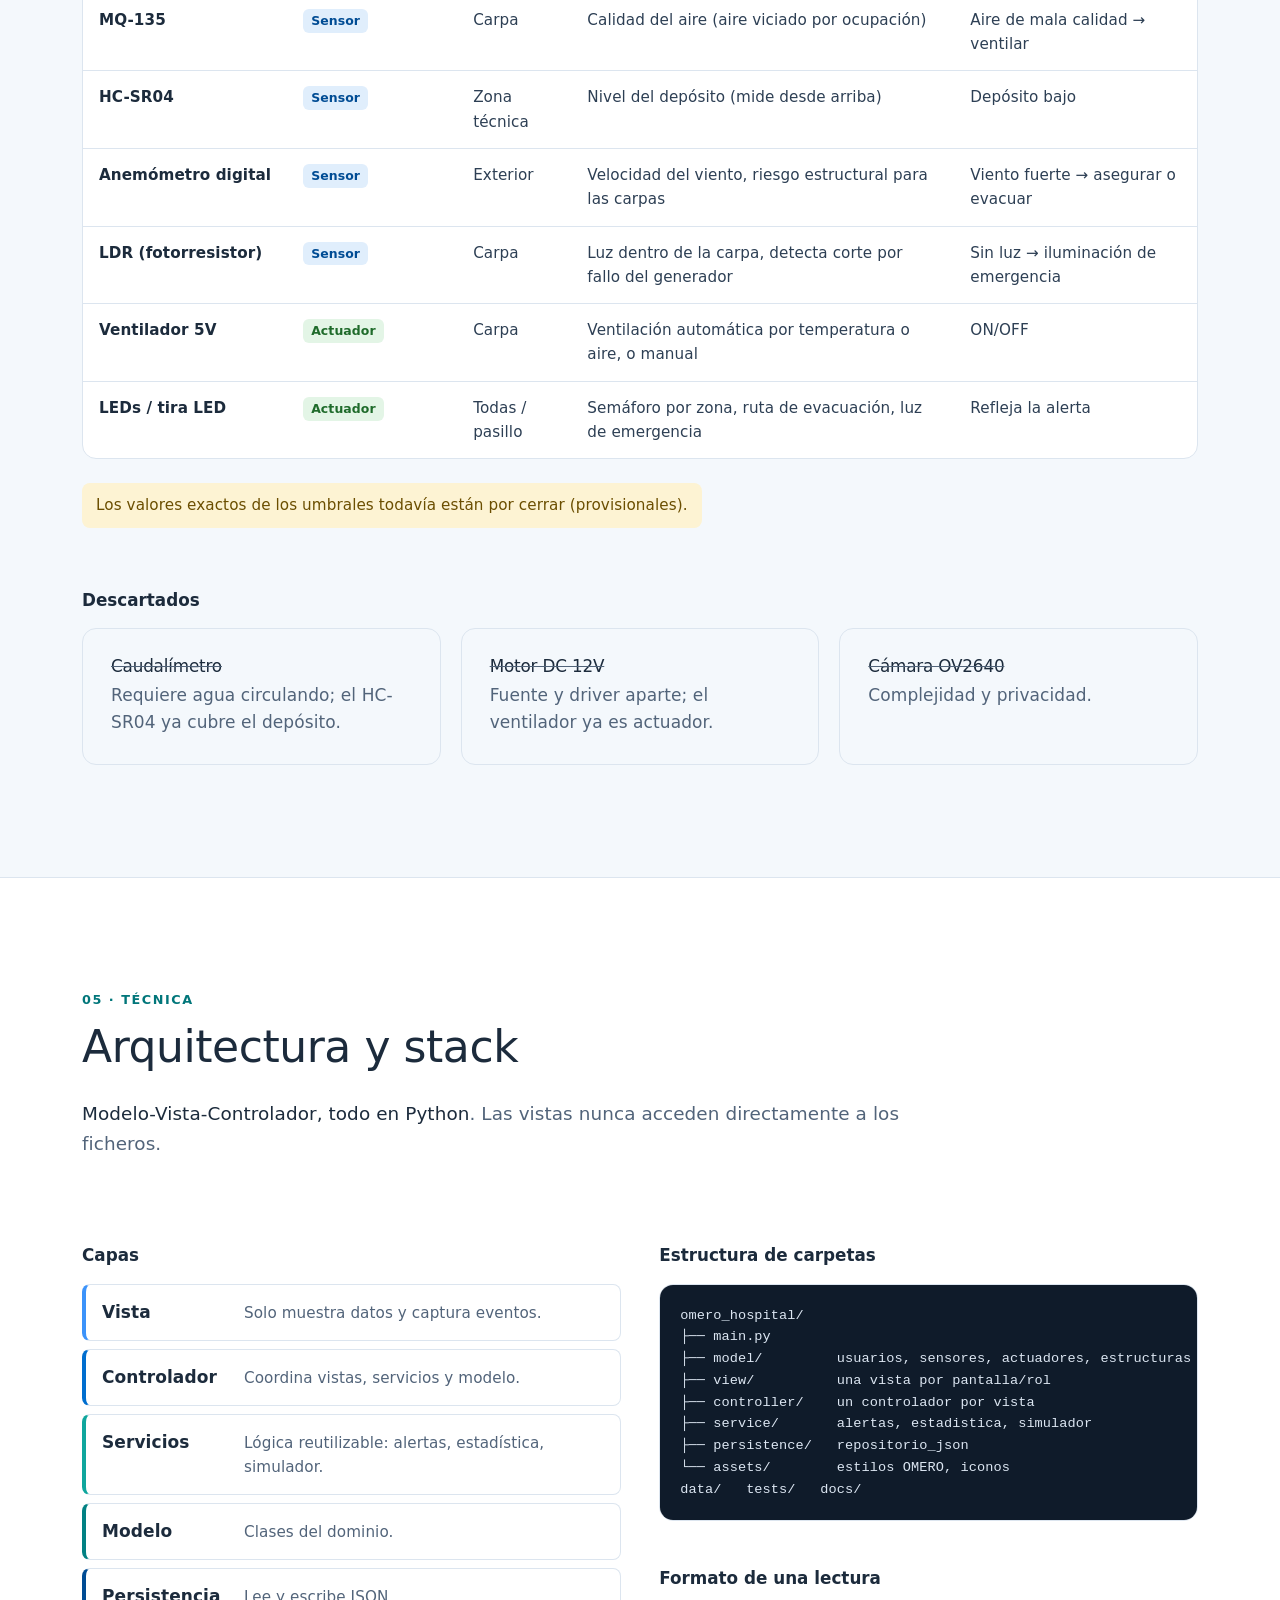
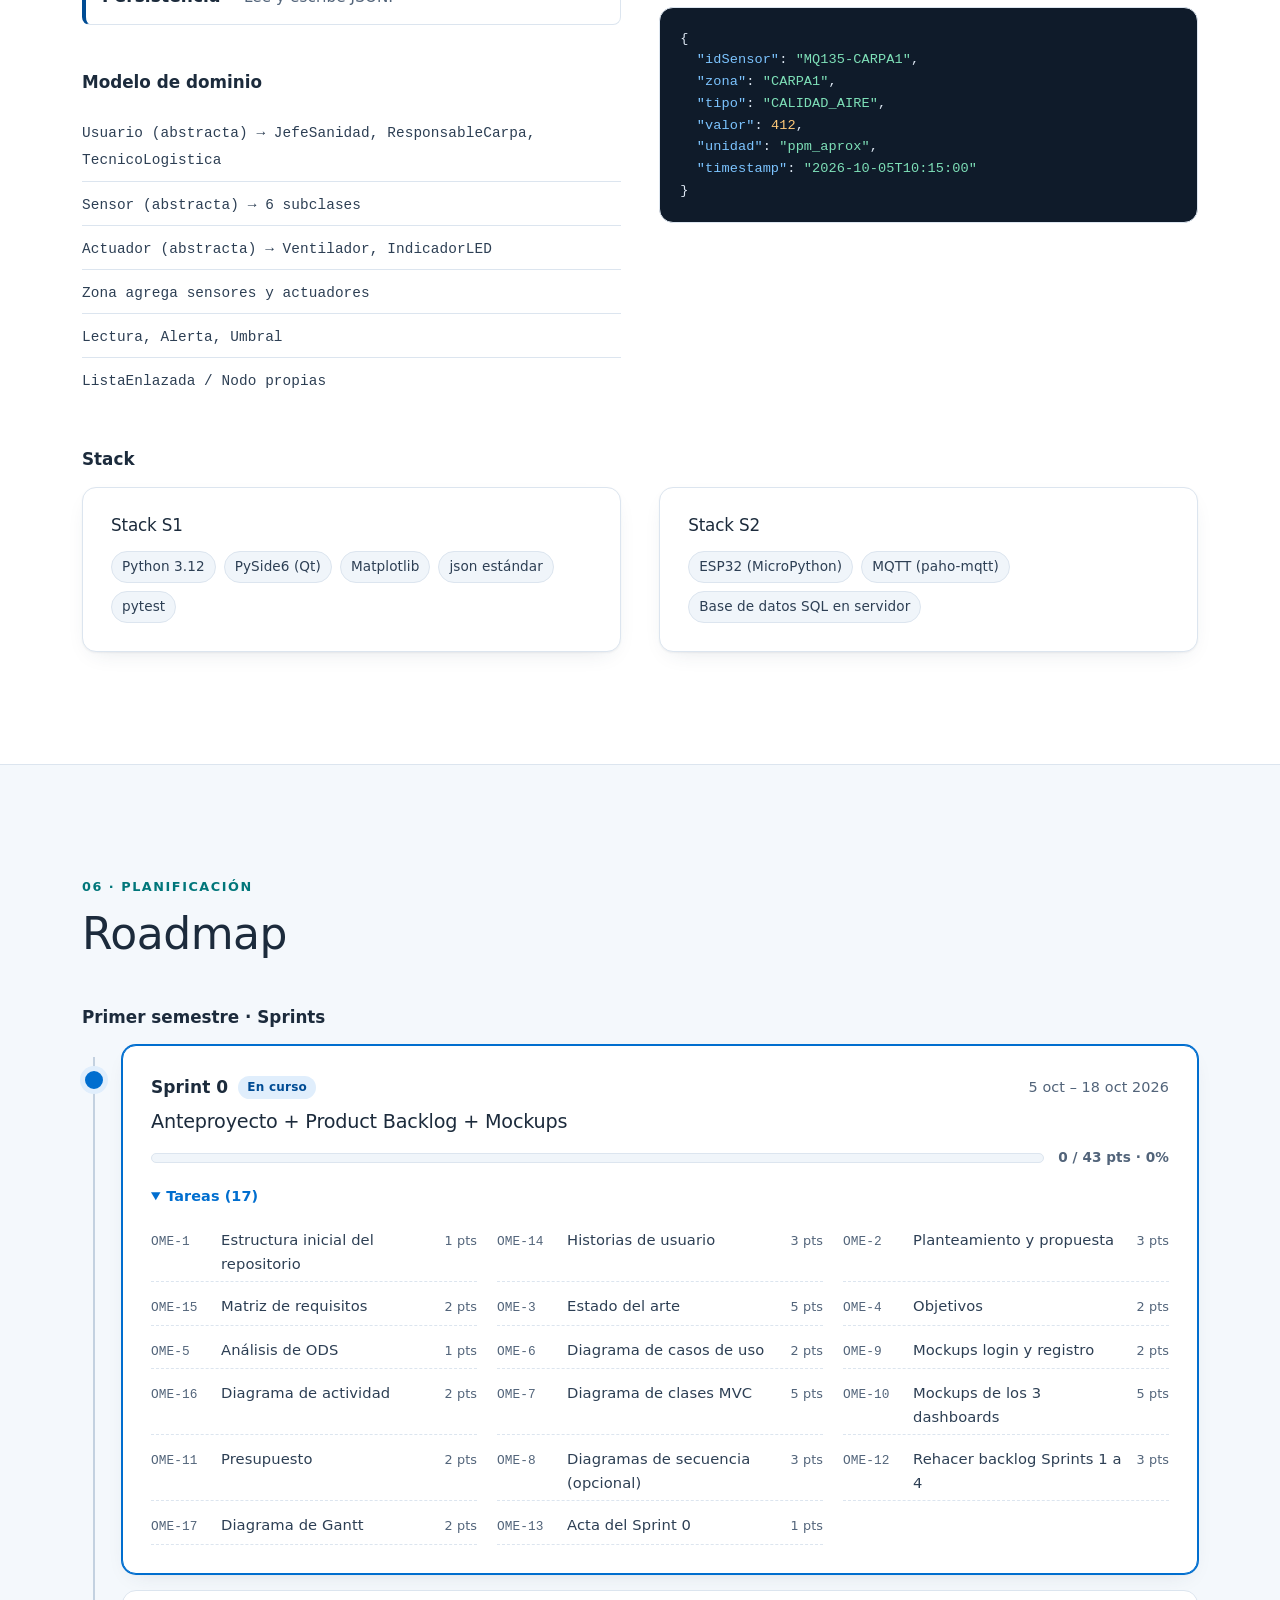
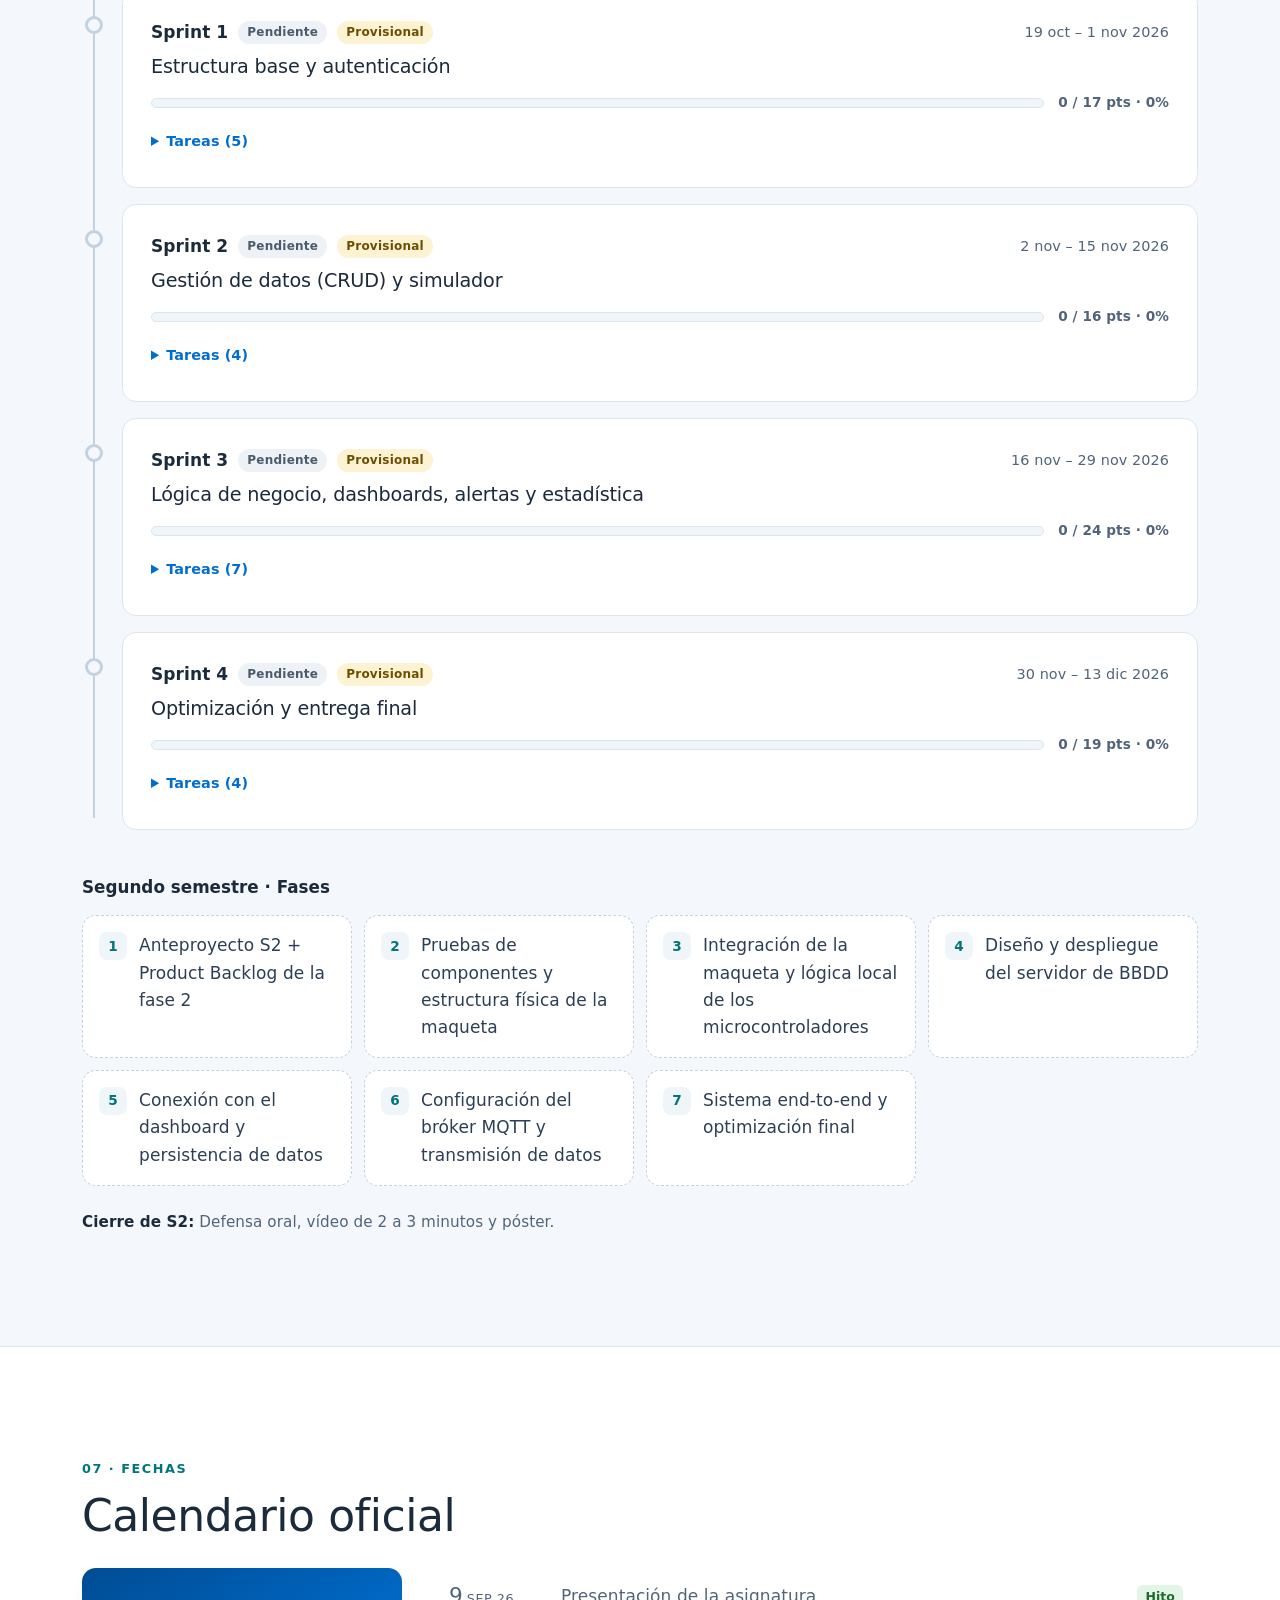
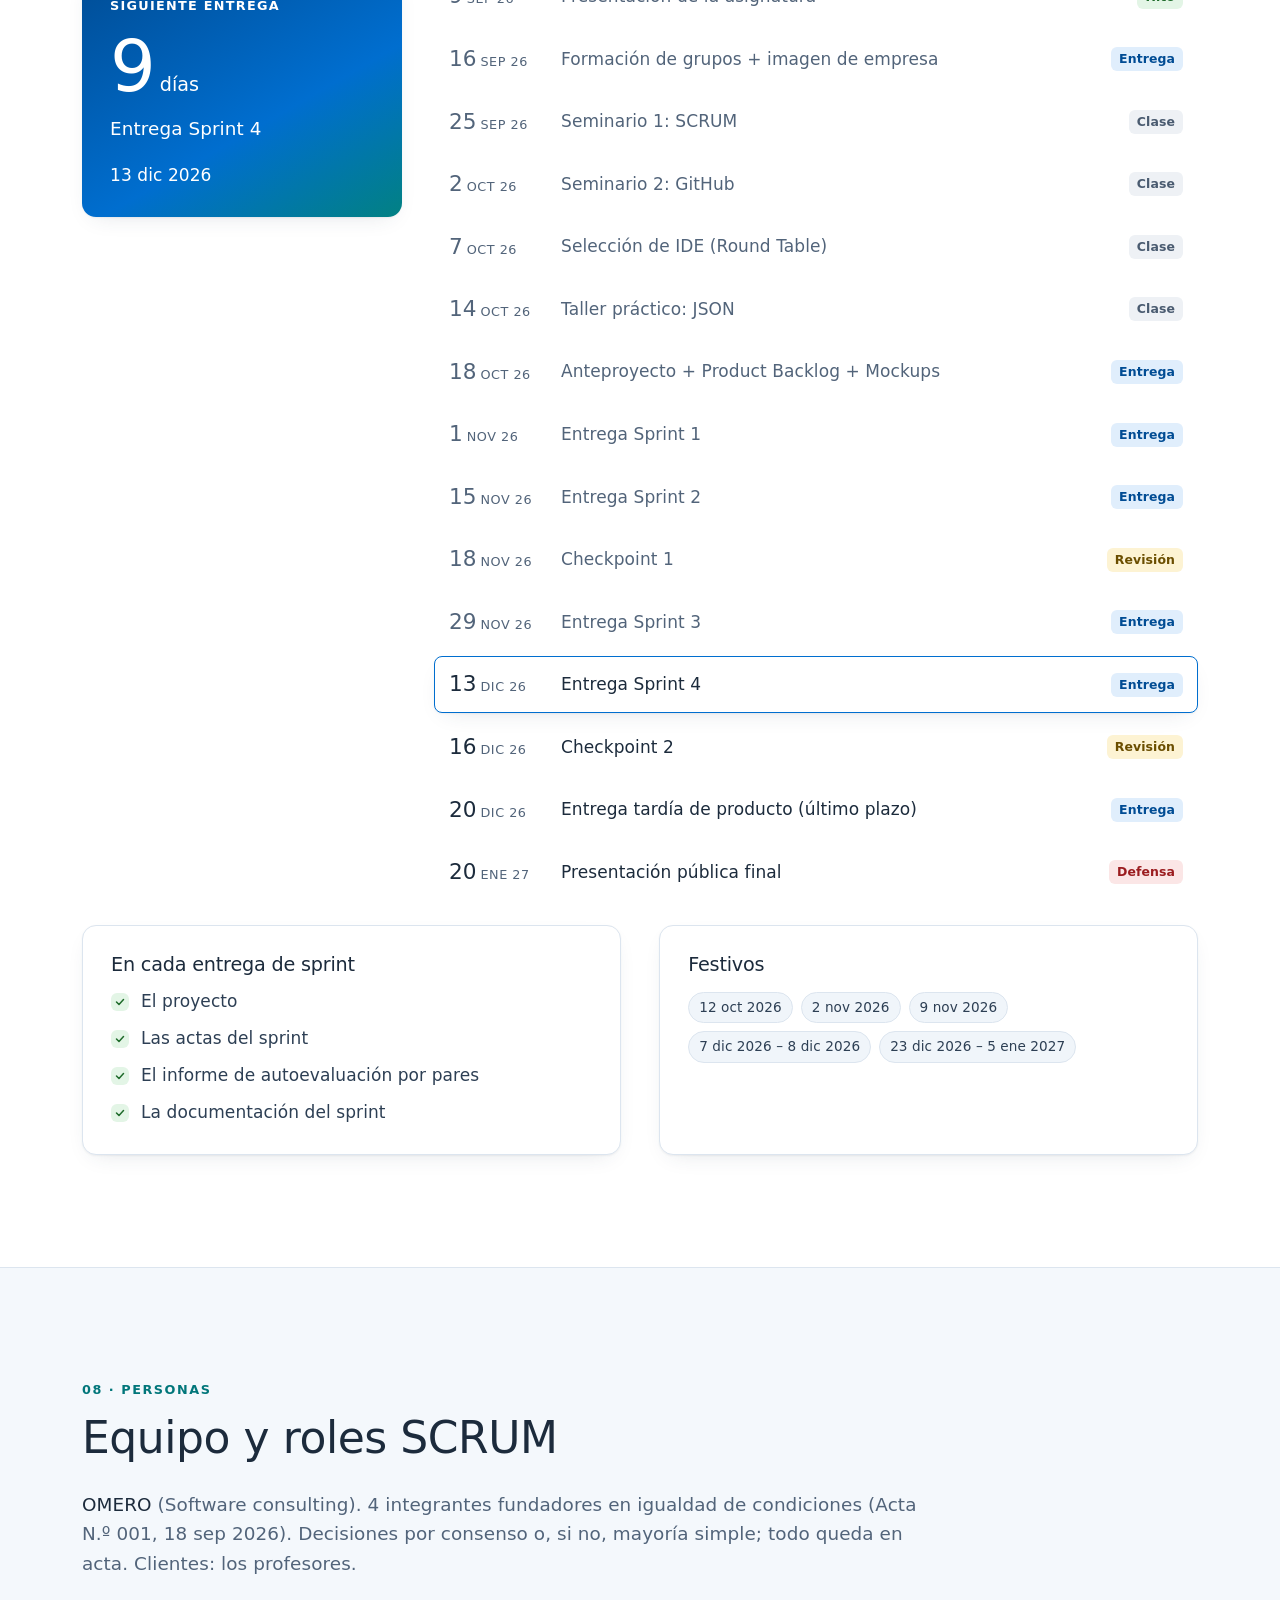
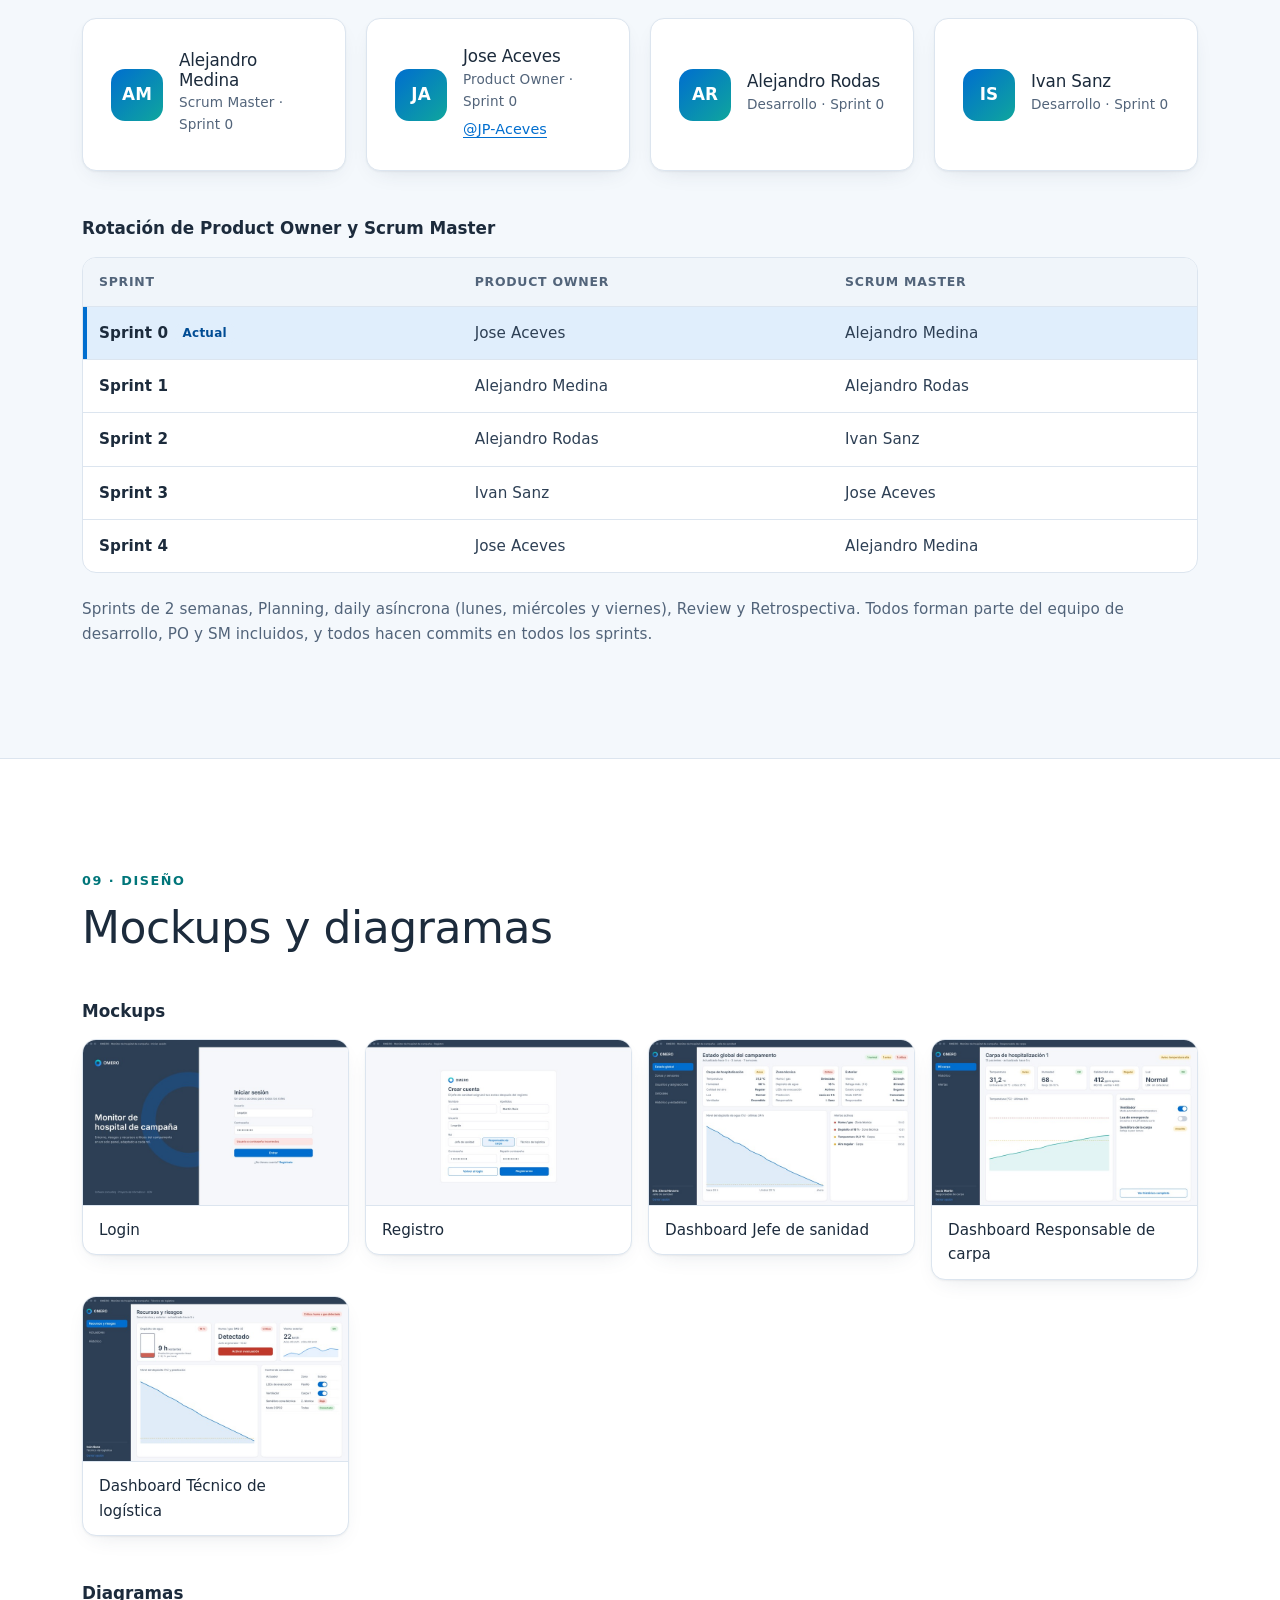
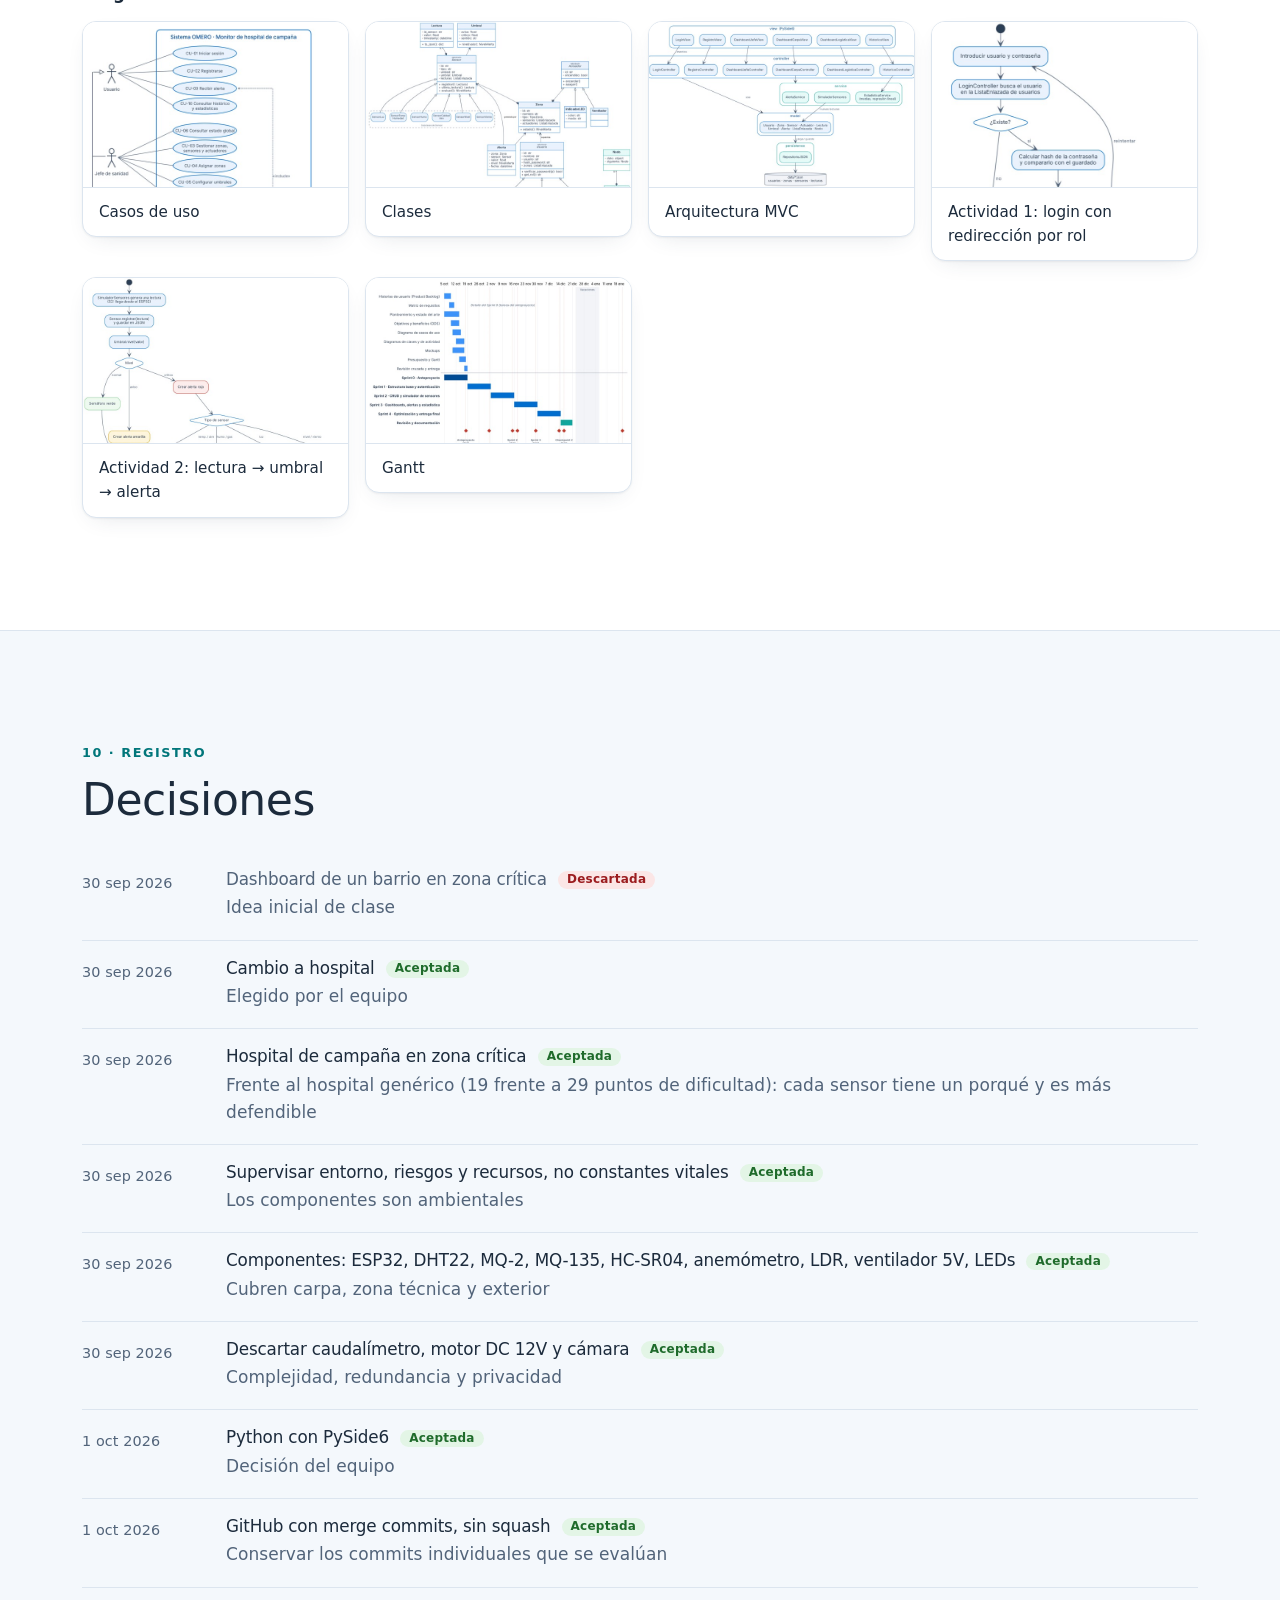
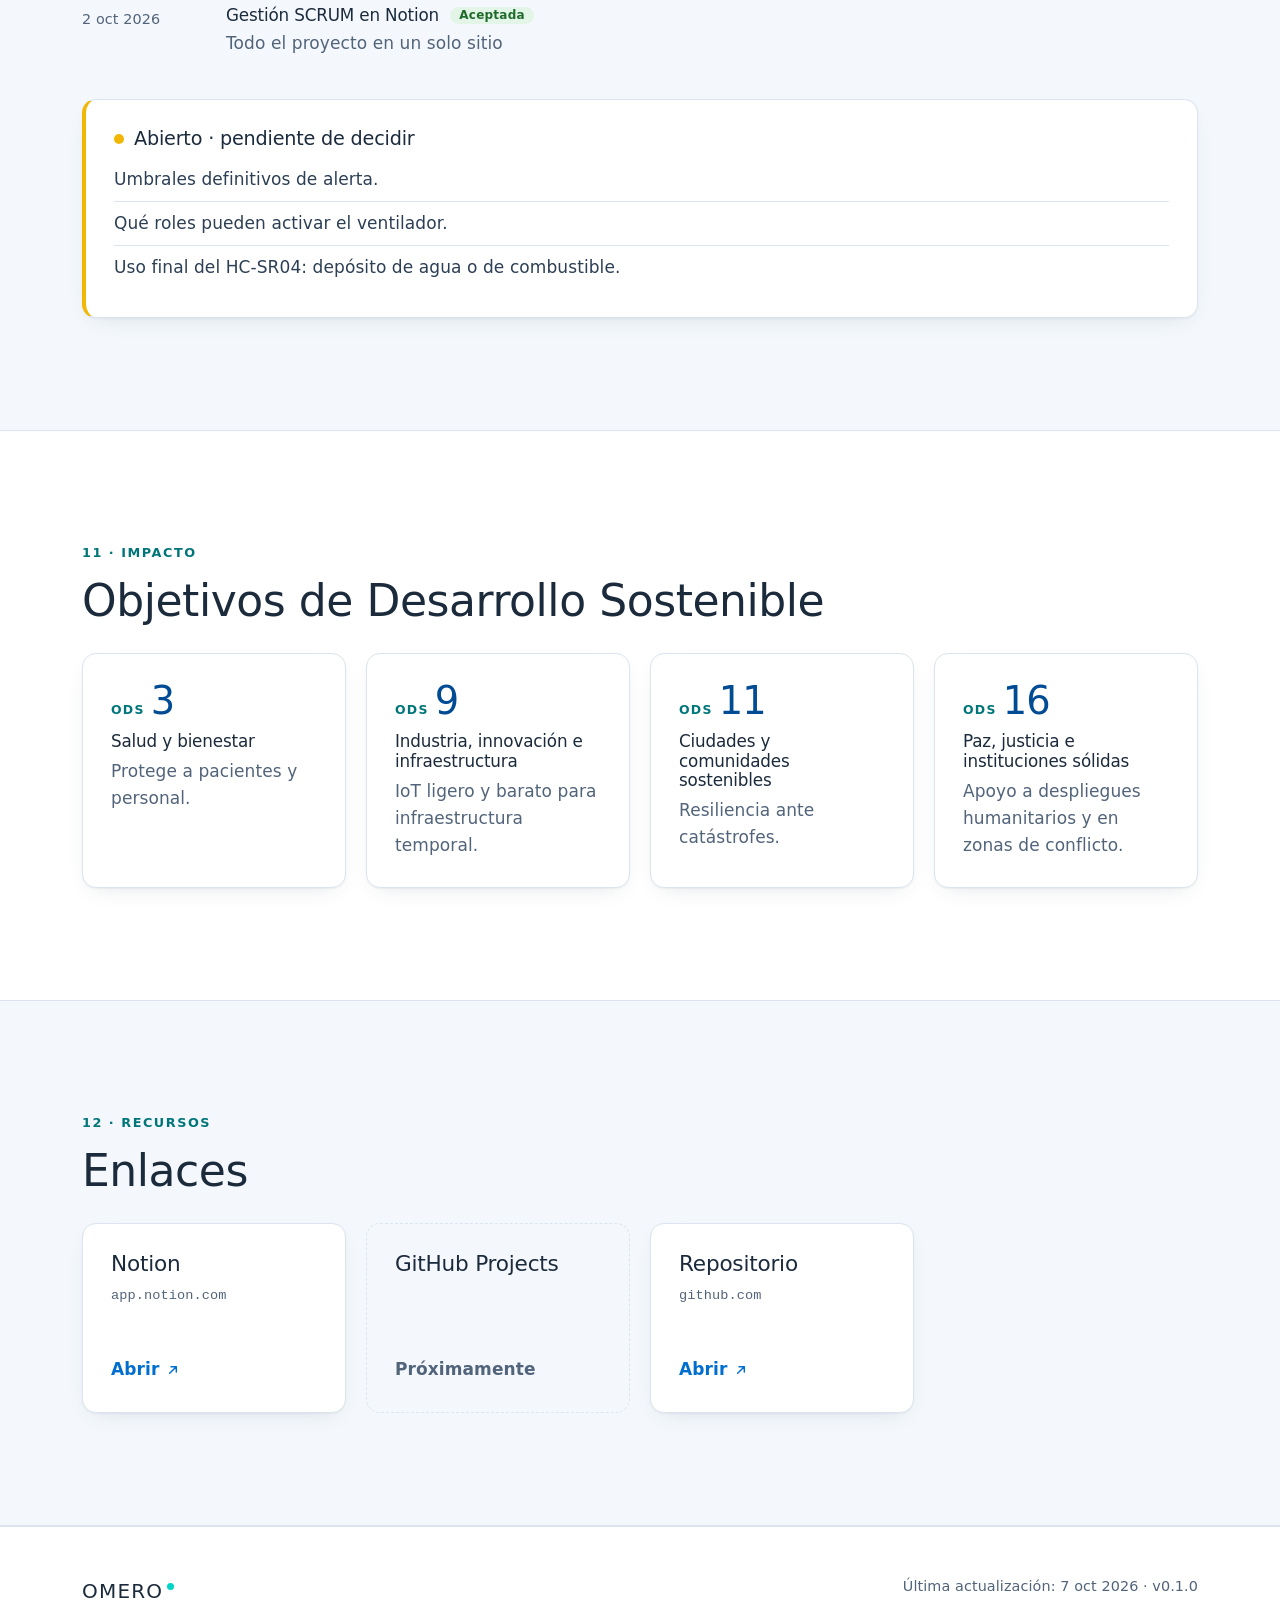
<file: web/index.html>
<!doctype html>
<html lang="es">
<head>
  <meta charset="utf-8">
  <meta name="viewport" content="width=device-width, initial-scale=1">
  <title>OMERO · Monitor de Hospital de Campaña</title>
  <meta name="description" content="Web del proyecto OMERO: supervisión ambiental, de riesgos y de recursos críticos de un hospital de campaña.">
  <meta name="color-scheme" content="light dark">
  <meta name="theme-color" content="#006ECF">
  <!-- Aplica el tema guardado antes de pintar para evitar parpadeo -->
  <script>
    try { var t = localStorage.getItem('omero-tema'); if (t === 'light' || t === 'dark') document.documentElement.dataset.theme = t; } catch (e) {}
  </script>
  <link rel="preconnect" href="https://api.fontshare.com" crossorigin>
  <link rel="preconnect" href="https://cdn.fontshare.com" crossorigin>
  <link rel="stylesheet" href="https://api.fontshare.com/v2/css?f[]=clash-display@400,500,600&display=swap" media="print" onload="this.media='all'">
  <link rel="stylesheet" href="css/styles.css">
  <link rel="icon" href="data:image/svg+xml,%3Csvg xmlns='http://www.w3.org/2000/svg' viewBox='0 0 32 32'%3E%3Crect width='32' height='32' rx='8' fill='%23006ECF'/%3E%3Ccircle cx='16' cy='16' r='7' fill='none' stroke='%2300D4C6' stroke-width='3'/%3E%3C/svg%3E">
</head>
<body>
  <a class="skip" href="#main">Saltar al contenido</a>

  <header class="topbar" id="top">
    <div class="topbar__inner wrap">
      <!-- TODO: sustituir el logotipo tipográfico por el logo real de OMERO cuando esté en web/assets/ -->
      <a class="logo" href="#hero" aria-label="OMERO, ir al inicio">OMERO</a>

      <nav class="nav" id="nav" aria-label="Secciones">
        <ul class="nav__list" id="nav-list"></ul>
      </nav>

      <div class="topbar__actions">
        <span data-link="notion" data-label="Notion" data-variant="primary" data-size="sm"></span>
        <span data-link="githubProjects" data-label="GitHub Projects" data-variant="ghost" data-size="sm"></span>
        <button class="icon-btn" id="theme-toggle" type="button" aria-label="Cambiar a modo oscuro">
          <svg class="i-moon" viewBox="0 0 24 24" aria-hidden="true"><path d="M21 12.8A9 9 0 1 1 11.2 3a7 7 0 0 0 9.8 9.8z"/></svg>
          <svg class="i-sun" viewBox="0 0 24 24" aria-hidden="true"><circle cx="12" cy="12" r="4"/><path d="M12 2v2M12 20v2M4.9 4.9l1.4 1.4M17.7 17.7l1.4 1.4M2 12h2M20 12h2M4.9 19.1l1.4-1.4M17.7 6.3l1.4-1.4"/></svg>
        </button>
        <button class="icon-btn nav-toggle" id="nav-toggle" type="button" aria-expanded="false" aria-controls="nav" aria-label="Abrir menú">
          <svg viewBox="0 0 24 24" aria-hidden="true"><path d="M4 7h16M4 12h16M4 17h16"/></svg>
        </button>
      </div>
    </div>
  </header>

  <div class="load-error" id="load-error" role="alert" hidden></div>

  <main id="main">
    <!-- 1 · Hero -->
    <section class="hero" id="hero" aria-labelledby="hero-title">
      <div class="wrap hero__grid">
        <div class="hero__copy">
          <p class="badge" id="sprint-badge"></p>
          <h1 class="hero__title" id="hero-title" data-bind="proyecto.nombre"></h1>
          <p class="hero__formal" data-bind="proyecto.titulo"></p>
          <p class="hero__sub" data-bind="proyecto.subtitulo"></p>
          <div class="hero__ctas">
            <span data-link="notion" data-label="Notion" data-variant="primary"></span>
            <span data-link="githubProjects" data-label="GitHub Projects" data-variant="secondary"></span>
            <span data-link="repositorio" data-label="Repositorio" data-variant="ghost"></span>
          </div>
        </div>
        <figure class="hero__thesis">
          <div class="semaforo" aria-hidden="true"><i></i><i></i><i></i></div>
          <blockquote data-bind="proyecto.tesis"></blockquote>
          <figcaption id="hero-status"></figcaption>
        </figure>
      </div>
    </section>

    <!-- 2 · Problema -->
    <section class="section" id="problema" data-nav="Problema" aria-labelledby="problema-h">
      <div class="wrap">
        <p class="eyebrow">01 · Contexto</p>
        <h2 id="problema-h">El problema</h2>
        <div class="grid-2">
          <div class="prose">
            <p data-bind="proyecto.contexto"></p>
          </div>
          <div class="stack">
            <article class="card card--accent">
              <h3>Problema</h3>
              <p data-bind="proyecto.problema"></p>
            </article>
            <article class="card">
              <h3>Pregunta motriz</h3>
              <p class="question" data-bind="proyecto.pregunta"></p>
            </article>
          </div>
        </div>
        <div class="grid-2 mt">
          <article class="card">
            <h3>Hueco detectado</h3>
            <p data-bind="proyecto.hueco"></p>
            <ul class="chips" id="referencias" aria-label="Referencias del estado del arte"></ul>
          </article>
          <article class="card">
            <h3>Alcance</h3>
            <p data-bind="proyecto.alcance"></p>
          </article>
        </div>
      </div>
    </section>

    <!-- 3 · Qué hace -->
    <section class="section section--tint" id="sistema" data-nav="Sistema" data-requires="capacidades" aria-labelledby="sistema-h">
      <div class="wrap">
        <p class="eyebrow">02 · Capacidades</p>
        <h2 id="sistema-h">Qué hace el sistema</h2>
        <p class="lead" data-bind="proyecto.resumen"></p>
        <ol class="verbs" id="capacidades"></ol>
        <h3 class="sub-h" data-requires="flujoAlerta">Del sensor a la acción</h3>
        <ol class="flow" id="flujo" aria-label="Flujo de una alerta"></ol>
        <h3 class="sub-h" data-requires="funcionalidades">Funcionalidades</h3>
        <ul class="checklist" id="funcionalidades"></ul>
      </div>
    </section>

    <!-- 4 · Roles -->
    <section class="section" id="roles" data-nav="Roles" data-requires="roles" aria-labelledby="roles-h">
      <div class="wrap">
        <p class="eyebrow">03 · Usuarios</p>
        <h2 id="roles-h">Roles de usuario</h2>
        <div class="grid-3" id="roles-list"></div>
        <p class="note" id="regla-negocio"></p>
      </div>
    </section>

    <!-- 5 · Zonas -->
    <section class="section section--tint" id="zonas" data-nav="Zonas" data-requires="zonas" aria-labelledby="zonas-h">
      <div class="wrap">
        <p class="eyebrow">04 · Maqueta</p>
        <h2 id="zonas-h">Zonas y componentes</h2>
        <ol class="grid-4 zones" id="zonas-list"></ol>

        <div class="table-head" data-requires="componentes">
          <h3 class="sub-h">Componentes</h3>
          <div class="filters" id="filtros" role="group" aria-label="Filtrar componentes por zona"></div>
        </div>
        <div class="table-wrap" data-requires="componentes" tabindex="0" role="region" aria-label="Tabla de componentes">
          <table class="table table--stack">
            <thead><tr><th scope="col">Componente</th><th scope="col">Tipo</th><th scope="col">Zona</th><th scope="col">Uso</th><th scope="col">Alerta</th></tr></thead>
            <tbody id="componentes"></tbody>
          </table>
        </div>
        <p class="note note--warn" id="nota-umbrales"></p>

        <div data-requires="componentesDescartados">
          <h3 class="sub-h">Descartados</h3>
          <ul class="grid-3 discarded" id="descartados"></ul>
        </div>
      </div>
    </section>

    <!-- 6 · Arquitectura -->
    <section class="section" id="arquitectura" data-nav="Arquitectura" data-requires="arquitectura" aria-labelledby="arq-h">
      <div class="wrap">
        <p class="eyebrow">05 · Técnica</p>
        <h2 id="arq-h">Arquitectura y stack</h2>
        <p class="lead"><strong data-bind="arquitectura.patron"></strong>. <span data-bind="arquitectura.regla"></span></p>
        <div class="grid-2">
          <div>
            <h3 class="sub-h">Capas</h3>
            <ol class="layers" id="capas"></ol>
            <h3 class="sub-h">Modelo de dominio</h3>
            <ul class="plain-list" id="modelo"></ul>
          </div>
          <div>
            <h3 class="sub-h">Estructura de carpetas</h3>
            <pre class="code" tabindex="0"><code id="carpetas"></code></pre>
            <h3 class="sub-h">Formato de una lectura</h3>
            <pre class="code" tabindex="0"><code id="ejemplo-lectura"></code></pre>
          </div>
        </div>
        <h3 class="sub-h">Stack</h3>
        <div class="grid-2" id="stack"></div>
      </div>
    </section>

    <!-- 7 · Roadmap -->
    <section class="section section--tint" id="roadmap" data-nav="Roadmap" data-requires="sprints" aria-labelledby="roadmap-h">
      <div class="wrap">
        <p class="eyebrow">06 · Planificación</p>
        <h2 id="roadmap-h">Roadmap</h2>
        <h3 class="sub-h">Primer semestre · Sprints</h3>
        <ol class="timeline" id="sprints"></ol>
        <div data-requires="fasesS2">
          <h3 class="sub-h">Segundo semestre · Fases</h3>
          <ol class="phases" id="fases-s2"></ol>
          <p class="note" id="cierre-s2"></p>
        </div>
      </div>
    </section>

    <!-- 8 · Calendario -->
    <section class="section" id="calendario" data-nav="Calendario" data-requires="calendario" aria-labelledby="cal-h">
      <div class="wrap">
        <p class="eyebrow">07 · Fechas</p>
        <h2 id="cal-h">Calendario oficial</h2>
        <div class="grid-cal">
          <aside class="countdown card" id="countdown" aria-live="polite"></aside>
          <ol class="cal-list" id="cal-list"></ol>
        </div>
        <div class="grid-2 mt">
          <div class="card" data-requires="contenidoEntregaSprint">
            <h3>En cada entrega de sprint</h3>
            <ul class="checklist checklist--compact" id="contenido-entrega"></ul>
          </div>
          <div class="card" data-requires="festivos">
            <h3>Festivos</h3>
            <ul class="chips" id="festivos"></ul>
          </div>
        </div>
      </div>
    </section>

    <!-- 9 · Equipo -->
    <section class="section section--tint" id="equipo" data-nav="Equipo" data-requires="equipo" aria-labelledby="equipo-h">
      <div class="wrap">
        <p class="eyebrow">08 · Personas</p>
        <h2 id="equipo-h">Equipo y roles SCRUM</h2>
        <p class="lead" id="empresa"></p>
        <ul class="grid-4 team" id="equipo-list"></ul>
        <div data-requires="rotacionScrum">
          <h3 class="sub-h">Rotación de Product Owner y Scrum Master</h3>
          <div class="table-wrap" tabindex="0" role="region" aria-label="Rotación de roles SCRUM">
            <table class="table">
              <thead><tr><th scope="col">Sprint</th><th scope="col">Product Owner</th><th scope="col">Scrum Master</th></tr></thead>
              <tbody id="rotacion"></tbody>
            </table>
          </div>
        </div>
        <p class="note" data-bind="empresa.metodologia"></p>
      </div>
    </section>

    <!-- 10 · Diseño -->
    <section class="section" id="diseno" data-nav="Diseño" data-requires="galeria" aria-labelledby="diseno-h">
      <div class="wrap">
        <p class="eyebrow">09 · Diseño</p>
        <h2 id="diseno-h">Mockups y diagramas</h2>
        <div id="galeria"></div>
      </div>
    </section>

    <!-- 11 · Decisiones -->
    <section class="section section--tint" id="decisiones" data-nav="Decisiones" data-requires="decisiones" aria-labelledby="dec-h">
      <div class="wrap">
        <p class="eyebrow">10 · Registro</p>
        <h2 id="dec-h">Decisiones</h2>
        <ol class="decisions" id="decisiones-list"></ol>
        <div class="card card--open mt" data-requires="pendientes">
          <h3><span class="dot dot--amber" aria-hidden="true"></span> Abierto · pendiente de decidir</h3>
          <ul class="plain-list" id="pendientes"></ul>
        </div>
      </div>
    </section>

    <!-- 12 · ODS -->
    <section class="section" id="ods" data-nav="ODS" data-requires="ods" aria-labelledby="ods-h">
      <div class="wrap">
        <p class="eyebrow">11 · Impacto</p>
        <h2 id="ods-h">Objetivos de Desarrollo Sostenible</h2>
        <ul class="grid-4 ods" id="ods-list"></ul>
      </div>
    </section>

    <!-- 13 · Enlaces -->
    <section class="section section--tint" id="enlaces" data-nav="Enlaces" aria-labelledby="enl-h">
      <div class="wrap">
        <p class="eyebrow">12 · Recursos</p>
        <h2 id="enl-h">Enlaces</h2>
        <div class="grid-4 links" id="enlaces-list"></div>
      </div>
    </section>
  </main>

  <footer class="footer">
    <div class="wrap footer__grid">
      <div>
        <p class="logo logo--footer">OMERO</p>
        <p class="footer__meta" id="footer-asignatura"></p>
      </div>
      <div class="footer__right">
        <p id="footer-update"></p>
        <a href="#top" class="footer__top">Volver arriba ↑</a>
      </div>
    </div>
  </footer>

  <dialog class="lightbox" id="lightbox" aria-labelledby="lb-title">
    <div class="lightbox__bar">
      <p id="lb-title"></p>
      <div class="lightbox__ctrl">
        <button type="button" class="icon-btn" id="lb-prev" aria-label="Imagen anterior"><svg viewBox="0 0 24 24" aria-hidden="true"><path d="M15 6l-6 6 6 6"/></svg></button>
        <button type="button" class="icon-btn" id="lb-next" aria-label="Imagen siguiente"><svg viewBox="0 0 24 24" aria-hidden="true"><path d="M9 6l6 6-6 6"/></svg></button>
        <button type="button" class="icon-btn" id="lb-close" aria-label="Cerrar"><svg viewBox="0 0 24 24" aria-hidden="true"><path d="M6 6l12 12M18 6L6 18"/></svg></button>
      </div>
    </div>
    <img id="lb-img" alt="">
  </dialog>

  <script src="js/app.js" defer></script>
</body>
</html>
</file>
<file: css/styles.css>
/* OMERO · estilos de la web del proyecto
 * Design system OMERO: paleta oficial + Clash Display (tokens en :root).
 * Lenguaje visual: hero oscuro en degradado, secciones blancas/grises, píldoras,
 * tarjetas redondeadas y animaciones de aparición con desenfoque.
 * Modo oscuro: automático (prefers-color-scheme) o forzado con [data-theme].
 */

:root {
  /* ---- Paleta OMERO (no cambiar) ---- */
  --omero-tinta: #2D3F54;
  --omero-tinta-2: #52647A;
  --omero-exito: #73CC80;
  --omero-azul-oscuro: #004C94;
  --omero-primario: #006ECF;
  --omero-azul-claro: #3C93FA;
  --omero-teal-claro: #00D4C6;
  --omero-acento: #0FA69D;
  --omero-teal-oscuro: #028183;
  /* Semáforo: amarillo y rojo solo como recurso visual de alertas */
  --sem-verde: var(--omero-exito);
  --sem-amarillo: #F2B705;
  --sem-rojo: #E5484D;
  /* Noche: fondo del hero y del CTA (tinta OMERO muy oscurecida) */
  --noche: #061426;

  /* ---- Tokens semánticos · claro ---- */
  --bg: #FFFFFF;
  --bg-2: #F5F7FA;
  --card: #F1F4F8;
  --card-2: #FFFFFF;
  --line: #E2E8F0;
  --line-2: #CFD8E3;
  --heading: #14212F;
  --text: var(--omero-tinta);
  --text-2: var(--omero-tinta-2);
  --link: var(--omero-primario);
  --brand: var(--omero-primario);
  --brand-hover: var(--omero-azul-oscuro);
  --on-brand: #FFFFFF;
  --teal-text: #01767A;
  --pill-bg: #EDF1F6;
  --pill-fg: #4A5B70;
  --word-off: #B9C4D2;
  --ok-bg: #E3F5E6; --ok-fg: #1F6B2B;
  --run-bg: #E0EEFC; --run-fg: #004C94;
  --wait-bg: #EEF1F5; --wait-fg: #4A5B70;
  --warn-bg: #FDF3D3; --warn-fg: #6B4E00;
  --bad-bg: #FBE6E6; --bad-fg: #9B1C1F;
  --shadow-sm: 0 1px 2px rgba(20, 33, 47, .05);
  --shadow: 0 1px 2px rgba(20, 33, 47, .04), 0 12px 32px -16px rgba(20, 33, 47, .18);
  --grad-noche: linear-gradient(180deg, #030B16 0%, var(--noche) 18%, #022a57 52%, var(--omero-azul-oscuro) 72%, var(--omero-primario) 100%);

  --font: 'Clash Display', system-ui, -apple-system, 'Segoe UI', Roboto, sans-serif;
  --mono: ui-monospace, 'SF Mono', Menlo, Consolas, monospace;
  --r-xl: 28px;
  --r-lg: 20px;
  --r: 16px;
  --r-sm: 10px;
  --wrap: 1200px;
  --gutter: clamp(16px, 4vw, 40px);
  --nav-h: 72px;
  --ease: cubic-bezier(.22, .8, .24, 1);
  color-scheme: light;
}

@media (prefers-color-scheme: dark) {
  :root:not([data-theme="light"]) {
    --bg: #070F1A; --bg-2: #0B1624; --card: #101E30; --card-2: #0E1B2B;
    --line: #1B2C42; --line-2: #2A4060;
    --heading: #F2F6FB; --text: #D2DCE8; --text-2: #9DB0C6;
    --link: #6AAEFF; --brand: #3C93FA; --brand-hover: #6AAEFF; --on-brand: #04101E;
    --teal-text: #00D4C6; --pill-bg: #14253A; --pill-fg: #A9BBD0; --word-off: #33475F;
    --ok-bg: rgba(115, 204, 128, .16); --ok-fg: #9BE2A5;
    --run-bg: rgba(60, 147, 250, .18); --run-fg: #9CC8FF;
    --wait-bg: rgba(157, 176, 198, .14); --wait-fg: #B4C3D4;
    --warn-bg: rgba(242, 183, 5, .16); --warn-fg: #F5D36B;
    --bad-bg: rgba(229, 72, 77, .18); --bad-fg: #FF9EA1;
    --shadow: 0 1px 2px rgba(0, 0, 0, .3), 0 16px 40px -20px rgba(0, 0, 0, .6);
    color-scheme: dark;
  }
}
:root[data-theme="dark"] {
  --bg: #070F1A; --bg-2: #0B1624; --card: #101E30; --card-2: #0E1B2B;
  --line: #1B2C42; --line-2: #2A4060;
  --heading: #F2F6FB; --text: #D2DCE8; --text-2: #9DB0C6;
  --link: #6AAEFF; --brand: #3C93FA; --brand-hover: #6AAEFF; --on-brand: #04101E;
  --teal-text: #00D4C6; --pill-bg: #14253A; --pill-fg: #A9BBD0; --word-off: #33475F;
  --ok-bg: rgba(115, 204, 128, .16); --ok-fg: #9BE2A5;
  --run-bg: rgba(60, 147, 250, .18); --run-fg: #9CC8FF;
  --wait-bg: rgba(157, 176, 198, .14); --wait-fg: #B4C3D4;
  --warn-bg: rgba(242, 183, 5, .16); --warn-fg: #F5D36B;
  --bad-bg: rgba(229, 72, 77, .18); --bad-fg: #FF9EA1;
  --shadow: 0 1px 2px rgba(0, 0, 0, .3), 0 16px 40px -20px rgba(0, 0, 0, .6);
  color-scheme: dark;
}

/* ---------- base ---------- */

*, *::before, *::after { box-sizing: border-box; }
html { scroll-behavior: smooth; scroll-padding-top: calc(var(--nav-h) + 12px); -webkit-text-size-adjust: 100%; }
body {
  margin: 0; background: var(--bg); color: var(--text);
  font-family: var(--font); font-weight: 400; font-size: 1.0625rem; line-height: 1.55; letter-spacing: .01em;
  overflow-x: clip; -webkit-font-smoothing: antialiased;
}
h1, h2, h3, h4 { font-weight: 500; color: var(--heading); margin: 0; letter-spacing: -.02em; line-height: 1.08; }
h2 { font-size: clamp(2.1rem, 1.4rem + 2.6vw, 3.5rem); }
.h3, h3 { font-size: 1.2rem; letter-spacing: -.01em; line-height: 1.25; }
.h3 { font-size: clamp(1.5rem, 1.2rem + 1vw, 2rem); }
p { margin: 0; }
a { color: var(--link); text-underline-offset: 3px; }
img { max-width: 100%; height: auto; display: block; }
code, pre { font-family: var(--mono); }
ul, ol { margin: 0; padding: 0; list-style: none; }
strong { font-weight: 600; color: var(--heading); }
[hidden] { display: none !important; }
:focus-visible { outline: 3px solid var(--brand); outline-offset: 3px; border-radius: 8px; }
.sr-only { position: absolute; width: 1px; height: 1px; padding: 0; margin: -1px; overflow: hidden; clip: rect(0 0 0 0); white-space: nowrap; border: 0; }
.skip { position: absolute; left: 12px; top: -60px; z-index: 100; background: var(--brand); color: var(--on-brand); padding: 10px 16px; border-radius: 999px; font-weight: 600; }
.skip:focus { top: 12px; }
.muted { color: var(--text-2); }

.wrap { max-width: var(--wrap); margin: 0 auto; padding-inline: var(--gutter); }
.wrap--narrow { max-width: 880px; }
.mt-lg { margin-top: 40px; }
.mt-xl { margin-top: clamp(56px, 7vw, 96px); }
.stack { display: grid; gap: 16px; align-content: start; }
.grid-2, .grid-3, .grid-4 { display: grid; gap: 16px; }
.grid-2 { grid-template-columns: repeat(2, minmax(0, 1fr)); }
.grid-3 { grid-template-columns: repeat(3, minmax(0, 1fr)); }
.grid-4 { grid-template-columns: repeat(4, minmax(0, 1fr)); }
.span-2 { grid-column: span 2; }

/* Mientras llega el JSON no se pinta nada (evita saltos) */
main, .footer { opacity: 0; transition: opacity .4s ease; }
.is-ready main, .is-ready .footer { opacity: 1; }

/* ---------- animaciones ---------- */

/* Aparición: sube + desenfoque → nítido */
.anim [data-reveal] {
  opacity: 0; transform: translateY(28px); filter: blur(8px);
  transition: opacity .9s var(--ease), transform .9s var(--ease), filter .9s var(--ease);
  transition-delay: var(--d, 0s);
}
.anim [data-reveal].in { opacity: 1; transform: none; filter: none; }
/* Titulares palabra a palabra */
.anim [data-split] .w {
  display: inline-block; opacity: 0; filter: blur(12px); transform: translateY(.35em);
  transition: opacity .9s var(--ease), filter .9s var(--ease), transform .9s var(--ease);
  transition-delay: calc(var(--i) * 70ms + .05s);
}
.anim [data-split].in .w { opacity: 1; filter: none; transform: none; }
[data-split] .w { white-space: nowrap; }
/* Barras de progreso que se llenan */
.bar span { width: var(--p); }
.anim .bar span { width: 0; transition: width 1.4s var(--ease) .2s; }
.anim .bar.in span { width: var(--p); }
/* Cambio de pestaña */
.swap { animation: swap .6s var(--ease); }
@keyframes swap { from { opacity: 0; transform: translateY(12px); filter: blur(6px); } }

@media (prefers-reduced-motion: reduce) {
  html { scroll-behavior: auto; }
  *, *::before, *::after { animation: none !important; transition: none !important; }
}

/* ---------- píldoras y botones ---------- */

.pill {
  display: inline-flex; align-items: center; gap: 8px; width: fit-content;
  padding: 5px 12px; border-radius: 999px; background: var(--pill-bg); color: var(--pill-fg);
  font-size: .75rem; font-weight: 500; letter-spacing: .06em; text-transform: uppercase;
}
.pill--sm { padding: 3px 10px; font-size: .7rem; }
.pill--glass { background: rgba(255, 255, 255, .1); color: rgba(255, 255, 255, .9); border: 1px solid rgba(255, 255, 255, .14); backdrop-filter: blur(8px); }
.pill__sep { opacity: .6; }
.label { font-size: .75rem; font-weight: 600; letter-spacing: .08em; text-transform: uppercase; color: var(--text-2); margin-bottom: 14px; display: flex; align-items: center; gap: 8px; }
.label--center { justify-content: center; }

.btn {
  display: inline-flex; align-items: center; justify-content: center; gap: 8px;
  min-height: 48px; padding: 0 22px; border-radius: 999px; border: 1px solid transparent;
  font: 500 1rem/1 var(--font); letter-spacing: .01em; text-decoration: none; white-space: nowrap; cursor: pointer;
  transition: transform .3s var(--ease), background .2s ease, border-color .2s ease, box-shadow .3s ease;
}
.btn--sm { min-height: 40px; padding: 0 16px; font-size: .92rem; }
.btn--primary { background: var(--brand); color: var(--on-brand); }
.btn--primary:hover { background: var(--brand-hover); }
.btn--white { background: #fff; color: #0B1726; }
.btn--white:hover { box-shadow: 0 10px 30px -10px rgba(255, 255, 255, .5); }
.btn--glass { background: rgba(255, 255, 255, .12); color: #fff; border-color: rgba(255, 255, 255, .16); backdrop-filter: blur(10px); }
.btn--glass:hover { background: rgba(255, 255, 255, .2); }
.btn--ghost { background: transparent; color: var(--heading); border-color: var(--line-2); }
.btn:not(.is-disabled):hover { transform: translateY(-2px); }
.btn.is-disabled { cursor: not-allowed; opacity: 1; border-style: dashed; }
.btn--primary.is-disabled, .btn--ghost.is-disabled { background: var(--card); color: var(--text-2); border-color: var(--line-2); }
.btn--white.is-disabled, .btn--glass.is-disabled { background: rgba(255, 255, 255, .06); color: rgba(255, 255, 255, .78); border-color: rgba(255, 255, 255, .28); }
.btn small { font-size: .66rem; font-weight: 600; text-transform: uppercase; letter-spacing: .08em; padding: 3px 7px; border-radius: 999px; background: rgba(127, 140, 160, .18); }
.ext { width: 15px; height: 15px; fill: none; stroke: currentColor; stroke-width: 2; stroke-linecap: round; stroke-linejoin: round; }

.icon-btn {
  display: inline-grid; place-items: center; width: 40px; height: 40px; flex: none; cursor: pointer;
  border-radius: 999px; border: 1px solid var(--line); background: var(--card-2); color: var(--heading);
  transition: background .2s ease, border-color .2s ease, color .2s ease;
}
.icon-btn:hover { border-color: var(--line-2); }
.icon-btn svg { width: 18px; height: 18px; fill: none; stroke: currentColor; stroke-width: 2; stroke-linecap: round; stroke-linejoin: round; }
.i-sun { display: none; }
:root[data-theme="dark"] .i-sun { display: block; }
:root[data-theme="dark"] .i-moon { display: none; }
@media (prefers-color-scheme: dark) {
  :root:not([data-theme="light"]) .i-sun { display: block; }
  :root:not([data-theme="light"]) .i-moon { display: none; }
}

/* Semáforo */
.sem { display: inline-flex; gap: 4px; }
.sem i { width: 7px; height: 7px; border-radius: 50%; display: block; background: var(--sem-verde); box-shadow: 0 0 8px var(--sem-verde); }
.sem i:nth-child(2) { background: var(--sem-amarillo); box-shadow: none; opacity: .45; }
.sem i:nth-child(3) { background: var(--sem-rojo); box-shadow: none; opacity: .45; }
.anim .sem i:first-child { animation: blink 2.4s ease-in-out infinite; }
@keyframes blink { 50% { box-shadow: 0 0 0 4px rgba(115, 204, 128, .15); } }
.sem--on i { opacity: 1 !important; box-shadow: none !important; animation: none !important; }
.dot { width: 9px; height: 9px; border-radius: 50%; display: inline-block; }
.dot--amber { background: var(--sem-amarillo); }

/* Icono en caja (estilo tarjetas de la referencia) */
.ibox { display: grid; place-items: center; width: 40px; height: 40px; flex: none; border-radius: 12px; background: var(--card-2); border: 1px solid var(--line); box-shadow: var(--shadow-sm); color: var(--brand); }
.ibox svg { width: 19px; height: 19px; fill: none; stroke: currentColor; stroke-width: 1.8; stroke-linecap: round; stroke-linejoin: round; }

/* ---------- barra superior ---------- */

.nav { position: fixed; inset: 0 0 auto; z-index: 50; transition: background .35s ease, border-color .35s ease, box-shadow .35s ease; border-bottom: 1px solid transparent; }
.nav__inner { height: var(--nav-h); max-width: 1320px; margin: 0 auto; padding-inline: var(--gutter); display: flex; align-items: center; gap: 16px; }
.logo { display: inline-flex; align-items: center; gap: 9px; font-weight: 500; font-size: 1.35rem; letter-spacing: .04em; color: var(--heading); text-decoration: none; white-space: nowrap; flex: none; }
.logo__mark { width: 24px; height: 24px; fill: none; stroke: var(--omero-teal-claro); stroke-width: 2.6; }
.logo__mark circle:last-child { fill: var(--omero-teal-claro); stroke: none; }
.nav__links { margin-inline: auto; }
.nav__links ul { display: flex; gap: 2px; }
.nav__links a, .menu a { display: block; padding: 8px 12px; border-radius: 999px; color: var(--text-2); text-decoration: none; font-size: .94rem; font-weight: 500; white-space: nowrap; transition: color .2s ease, background .2s ease; }
.nav__links a:hover { color: var(--heading); }
.nav__links a[aria-current] { color: var(--heading); background: var(--pill-bg); }
.nav__actions { display: flex; align-items: center; gap: 8px; margin-left: auto; }
.nav__links + .nav__actions { margin-left: 0; }
.nav.is-scrolled { background: color-mix(in srgb, var(--bg) 78%, transparent); backdrop-filter: saturate(180%) blur(16px); -webkit-backdrop-filter: saturate(180%) blur(16px); border-bottom-color: var(--line); }
/* Sobre el hero: textos claros */
.nav.on-hero { background: transparent; border-bottom-color: transparent; backdrop-filter: none; -webkit-backdrop-filter: none; }
.nav.on-hero.is-scrolled { background: rgba(6, 20, 38, .55); backdrop-filter: blur(14px); -webkit-backdrop-filter: blur(14px); border-bottom-color: rgba(255, 255, 255, .08); }
.nav.on-hero .logo { color: #fff; }
.nav.on-hero .nav__links a { color: rgba(255, 255, 255, .82); }
.nav.on-hero .nav__links a:hover, .nav.on-hero .nav__links a[aria-current] { color: #fff; background: rgba(255, 255, 255, .1); }
.nav.on-hero .icon-btn { background: rgba(255, 255, 255, .1); border-color: rgba(255, 255, 255, .16); color: #fff; }
.nav.on-hero .btn--ghost { color: #fff; border-color: rgba(255, 255, 255, .25); }
.nav.on-hero .btn--ghost.is-disabled { background: rgba(255, 255, 255, .06); color: rgba(255, 255, 255, .78); border-color: rgba(255, 255, 255, .28); }
.nav.on-hero .btn--primary.is-disabled { background: rgba(255, 255, 255, .06); color: rgba(255, 255, 255, .78); }

.menu { position: absolute; top: calc(var(--nav-h) - 6px); right: var(--gutter); width: min(320px, calc(100vw - 2 * var(--gutter))); max-height: calc(100vh - var(--nav-h) - 12px); overflow-y: auto; padding: 8px; border-radius: var(--r-lg); background: var(--card-2); border: 1px solid var(--line); box-shadow: var(--shadow); animation: swap .35s var(--ease); }
.menu__list a { padding: 11px 14px; border-radius: 12px; color: var(--heading); }
.menu__list a:hover, .menu__list a[aria-current] { background: var(--card); }

@media (max-width: 1100px) { .nav__links { display: none; } .hide-md { display: none !important; } }
@media (min-width: 1101px) { #menu-toggle { display: none; } }

/* ---------- error de carga ---------- */

.load-error { position: relative; z-index: 60; margin-top: var(--nav-h); background: var(--bad-bg); color: var(--bad-fg); padding: 18px 0; }
.load-error strong { color: inherit; }
.load-error code { background: rgba(0, 0, 0, .06); padding: 1px 6px; border-radius: 4px; }

/* ---------- hero ---------- */

.hero { position: relative; overflow: hidden; color: #fff; padding: calc(var(--nav-h) + clamp(40px, 7vw, 88px)) 0 0; isolation: isolate; }
.hero__bg { position: absolute; inset: 0; z-index: -1; background: var(--grad-noche); }
.hero__bg::before { /* resplandor teal/azul */
  content: ''; position: absolute; inset: auto -10% -30% -10%; height: 70%;
  background: radial-gradient(60% 60% at 50% 100%, rgba(60, 147, 250, .55), transparent 70%), radial-gradient(40% 50% at 80% 90%, rgba(0, 212, 198, .28), transparent 70%);
  filter: blur(20px);
}
.hero__bg::after { /* trama sutil */
  content: ''; position: absolute; inset: 0; opacity: .5;
  background-image: linear-gradient(rgba(255, 255, 255, .035) 1px, transparent 1px), linear-gradient(90deg, rgba(255, 255, 255, .035) 1px, transparent 1px);
  background-size: 64px 64px; mask-image: radial-gradient(80% 60% at 50% 30%, #000 30%, transparent 75%); -webkit-mask-image: radial-gradient(80% 60% at 50% 30%, #000 30%, transparent 75%);
}
.hero__inner { display: flex; flex-direction: column; align-items: center; text-align: center; }
.hero__title { color: #fff; font-size: clamp(2.6rem, 1.2rem + 5.2vw, 5rem); line-height: 1.04; letter-spacing: -.03em; max-width: 15ch; margin: 22px 0 22px; }
.hero__sub { font-size: clamp(1.05rem, 1rem + .35vw, 1.25rem); color: rgba(255, 255, 255, .82); max-width: 58ch; }
.hero__ctas { display: flex; flex-wrap: wrap; justify-content: center; gap: 12px; margin-top: 34px; }
.hero__frame {
  --tilt: 1;
  margin: clamp(48px, 7vw, 80px) 0 0; width: min(100%, 1080px);
  padding: 10px 10px 0; border-radius: 26px 26px 0 0;
  background: linear-gradient(180deg, rgba(255, 255, 255, .28), rgba(255, 255, 255, .06));
  border: 1px solid rgba(255, 255, 255, .25); border-bottom: 0;
  box-shadow: 0 -20px 80px -20px rgba(60, 147, 250, .5);
  transform-origin: 50% 0;
}
.anim .hero__frame.in { transform: perspective(1400px) rotateX(calc(var(--tilt) * 14deg)) scale(calc(1 - var(--tilt) * .04)); transition: opacity .9s var(--ease), filter .9s var(--ease); }
.hero__frame img { border-radius: 18px 18px 0 0; width: 100%; background: #fff; }

/* ---------- marquesina ---------- */

.marquee { overflow: hidden; padding: 30px 0; border-bottom: 1px solid var(--line); background: var(--bg); mask-image: linear-gradient(90deg, transparent, #000 10%, #000 90%, transparent); -webkit-mask-image: linear-gradient(90deg, transparent, #000 10%, #000 90%, transparent); }
.marquee__track { display: flex; width: max-content; }
.anim .marquee__track { animation: marquee 48s linear infinite; }
.marquee:hover .marquee__track { animation-play-state: paused; }
@keyframes marquee { to { transform: translateX(-50%); } }
.marquee__row { display: flex; gap: 48px; padding-right: 48px; }
.marquee__row li { display: inline-flex; align-items: center; gap: 12px; font-size: 1.35rem; font-weight: 500; color: var(--heading); white-space: nowrap; letter-spacing: -.01em; opacity: .8; }
.marquee__dot { width: 8px; height: 8px; border-radius: 3px; background: linear-gradient(135deg, var(--omero-primario), var(--omero-teal-claro)); }

/* ---------- secciones ---------- */

.section { padding: clamp(80px, 11vw, 140px) 0; background: var(--bg); }
.section--gray { background: var(--bg-2); }
.head { display: grid; gap: 18px; margin-bottom: clamp(36px, 5vw, 56px); }
.head--center { justify-items: center; text-align: center; }
.head--center h2 { max-width: 18ch; }
.head--split { grid-template-columns: minmax(0, 1.1fr) minmax(0, .9fr); align-items: end; gap: 32px; }
.head--split > div { display: grid; gap: 18px; }
.head--tight { margin-bottom: 28px; }
.head__aside { color: var(--text-2); font-size: 1.05rem; max-width: 46ch; justify-self: end; }

.card { border-radius: var(--r-lg); padding: clamp(22px, 2.6vw, 30px); }
.card p { color: var(--text-2); }
.card h3 + p { margin-top: 8px; }
.card--gray { background: var(--card); }
.card--white { background: var(--card-2); border: 1px solid var(--line); box-shadow: var(--shadow-sm); }
.card--muted h3 { text-decoration: line-through; text-decoration-color: var(--text-2); color: var(--text-2); }
.card--ink { position: relative; overflow: hidden; background: var(--grad-noche); color: #fff; }
.card--ink .label { color: rgba(255, 255, 255, .7); }
.question { color: #fff !important; font-size: clamp(1.2rem, 1rem + .6vw, 1.5rem); font-weight: 500; line-height: 1.3; letter-spacing: -.01em; }

.chips { display: flex; flex-wrap: wrap; gap: 8px; margin-top: 16px; }
.chips li { padding: 5px 12px; border-radius: 999px; font-size: .82rem; background: var(--card-2); border: 1px solid var(--line); color: var(--text); }
.chips--lg li { font-size: .95rem; padding: 8px 14px; }
.card--white .chips li { background: var(--card); }

.checklist { display: grid; grid-template-columns: repeat(auto-fill, minmax(250px, 1fr)); gap: 12px 28px; }
.checklist--1 { grid-template-columns: 1fr; gap: 10px; }
.checklist li, .task { display: flex; gap: 10px; align-items: flex-start; }
.ck { width: 20px; height: 20px; flex: none; margin-top: 1px; fill: none; stroke: var(--brand); stroke-width: 1.8; stroke-linecap: round; stroke-linejoin: round; }
.plain-list li { padding: 10px 0; border-bottom: 1px solid var(--line); }
.plain-list li:last-child { border-bottom: 0; }
.plain-list code { font-size: .86rem; white-space: normal; color: var(--text); }

.note { margin-top: 28px; color: var(--text-2); font-size: .95rem; }
.note--center { text-align: center; max-width: 70ch; margin-inline: auto; }
.note--warn { display: block; width: fit-content; padding: 10px 16px; border-radius: 999px; background: var(--warn-bg); color: var(--warn-fg); font-size: .9rem; }

/* ---------- problema ---------- */

.about { display: grid; grid-template-columns: minmax(0, .5fr) minmax(0, 1.5fr); gap: 32px; align-items: start; }
.about > .pill { margin-top: 10px; }
.statement { font-size: clamp(1.6rem, 1.05rem + 1.9vw, 2.6rem); line-height: 1.22; letter-spacing: -.02em; font-weight: 500; color: var(--heading); }
.sw { color: var(--heading); transition: color .35s ease; }
.anim .sw { color: var(--word-off); }
.anim .sw.on { color: var(--heading); }
.stats { display: grid; grid-template-columns: repeat(4, minmax(0, 1fr)); gap: 24px; margin-top: clamp(40px, 5vw, 64px); }
.stat { display: flex; gap: 14px; align-items: flex-start; }
.stat__n { font-size: clamp(2rem, 1.5rem + 1.4vw, 2.75rem); font-weight: 500; color: var(--heading); line-height: 1; letter-spacing: -.03em; font-variant-numeric: tabular-nums; }
.stat__l { color: var(--text-2); font-size: .95rem; margin-top: 6px; }

/* ---------- sistema ---------- */

.features { display: grid; grid-template-columns: repeat(5, minmax(0, 1fr)); gap: 14px; }
.feature { display: flex; flex-direction: column; gap: 4px; min-height: 230px; transition: transform .4s var(--ease), box-shadow .4s var(--ease); }
.feature:hover { transform: translateY(-4px); box-shadow: var(--shadow); }
.feature h3 { margin-top: auto; padding-top: 28px; }
.feature p { font-size: .95rem; }

.flow-wrap { margin-top: clamp(56px, 7vw, 88px); }
.flow { display: grid; grid-template-columns: repeat(5, minmax(0, 1fr)); gap: 14px; }
.flow__step { position: relative; display: flex; flex-direction: column; gap: 6px; padding: 22px; border-radius: var(--r-lg); background: var(--card-2); border: 1px solid var(--line); }
.flow__step::before { content: ''; position: absolute; inset: 0 0 auto; height: 3px; border-radius: var(--r-lg) var(--r-lg) 0 0; background: var(--c, var(--omero-azul-claro)); }
.flow__step:nth-child(2) { --c: var(--omero-primario); }
.flow__step:nth-child(3) { --c: var(--sem-amarillo); }
.flow__step:nth-child(4) { --c: var(--omero-acento); }
.flow__step:nth-child(5) { --c: var(--omero-exito); }
.flow__n { font-size: .78rem; font-weight: 600; color: var(--teal-text); letter-spacing: .06em; }
.flow__step strong { font-size: 1.15rem; font-weight: 500; }
.flow__d { color: var(--text-2); font-size: .9rem; }
.flow__arrow { position: absolute; right: -14px; top: 50%; z-index: 2; translate: 0 -50%; display: grid; place-items: center; width: 26px; height: 26px; border-radius: 50%; background: var(--brand); color: #fff; box-shadow: 0 0 0 4px var(--bg-2); }
.flow__arrow svg { width: 14px; height: 14px; fill: none; stroke: currentColor; stroke-width: 2.4; stroke-linecap: round; stroke-linejoin: round; }
.summary { margin: 40px auto 0; max-width: 78ch; text-align: center; color: var(--text-2); }

/* ---------- pestañas ---------- */

.tabs { display: flex; flex-wrap: wrap; justify-content: center; gap: 8px; margin-bottom: 40px; }
.tab {
  min-height: 46px; padding: 0 22px; border-radius: 999px; cursor: pointer;
  border: 1px solid transparent; background: var(--card); color: var(--text-2);
  font: 500 .98rem var(--font); transition: background .25s ease, color .25s ease, border-color .25s ease, box-shadow .25s ease;
}
.tab:hover { color: var(--heading); }
.tab[aria-selected="true"], .tab[aria-pressed="true"] { background: var(--card-2); color: var(--heading); border-color: var(--brand); box-shadow: 0 0 0 3px color-mix(in srgb, var(--brand) 14%, transparent); }
.tabs--sm { justify-content: flex-end; margin: 0; gap: 6px; }
.tabs--sm .tab { min-height: 38px; padding: 0 14px; font-size: .88rem; }

.split { display: grid; grid-template-columns: minmax(0, .85fr) minmax(0, 1.15fr); gap: clamp(28px, 5vw, 64px); align-items: center; }
.split__kicker { color: var(--teal-text); font-weight: 500; margin-top: 8px; }
.split__p { color: var(--text-2); font-size: 1.08rem; margin: 16px 0 28px; }
.media { position: relative; overflow: hidden; border-radius: var(--r-xl); padding: clamp(24px, 4vw, 48px) clamp(18px, 3vw, 36px); isolation: isolate; }
.media__bg { position: absolute; inset: 0; z-index: -1; background: var(--grad-noche); }
.media__bg::after { content: ''; position: absolute; inset: 0; background: radial-gradient(50% 50% at 70% 100%, rgba(0, 212, 198, .35), transparent 70%); }
.media img { border-radius: 14px; box-shadow: 0 30px 60px -20px rgba(0, 0, 0, .6); background: #fff; }

/* ---------- zonas ---------- */

.bento { display: grid; grid-template-columns: repeat(4, minmax(0, 1fr)); gap: 14px; }
.zone { display: flex; flex-direction: column; gap: 24px; min-height: 280px; }
.zone__top { display: flex; justify-content: space-between; align-items: center; }
.zone__body { margin-top: auto; }
.zone__n { font-size: 3rem; font-weight: 500; letter-spacing: -.04em; line-height: 1; color: var(--heading); margin-bottom: 14px !important; font-variant-numeric: tabular-nums; }
.zone__n small { font-size: .9rem; letter-spacing: 0; color: var(--text-2); font-weight: 400; }
.zone__detail { color: var(--teal-text) !important; font-weight: 500; font-size: .9rem; margin-top: 4px; }
.zone h3 + p, .zone__detail + p { margin-top: 8px; font-size: .95rem; }
.zone--0 { background: var(--grad-noche); border: 0; color: #fff; }
.zone--0 h3, .zone--0 .zone__n { color: #fff; }
.zone--0 p, .zone--0 .zone__n small { color: rgba(255, 255, 255, .78); }
.zone--0 .zone__detail { color: var(--omero-teal-claro) !important; }
.zone--0 .pill { background: rgba(255, 255, 255, .12); color: #fff; }

.table-card { background: var(--card-2); border: 1px solid var(--line); border-radius: var(--r-lg); overflow: hidden; }
.table-card__head { display: flex; justify-content: space-between; align-items: center; flex-wrap: wrap; gap: 14px; padding: 20px 22px; border-bottom: 1px solid var(--line); }
.table-card__head .label { margin: 0; }
.table-wrap { overflow-x: auto; }
.table { width: 100%; border-collapse: collapse; font-size: .95rem; }
.table th, .table td { text-align: left; padding: 15px 22px; border-bottom: 1px solid var(--line); vertical-align: top; }
.table thead th { font-size: .72rem; font-weight: 600; letter-spacing: .08em; text-transform: uppercase; color: var(--text-2); background: var(--bg-2); }
.table tbody tr:last-child > * { border-bottom: 0; }
.table tbody th { font-weight: 500; color: var(--heading); white-space: nowrap; }
.table td { color: var(--text-2); }
.anim .table tbody tr { animation: rowIn .6s var(--ease) both; animation-delay: var(--d, 0ms); }
@keyframes rowIn { from { opacity: 0; transform: translateY(8px); } }
.table tr.is-current > * { background: var(--run-bg); color: var(--heading); }

.tag { display: inline-block; padding: 3px 10px; border-radius: 999px; font-size: .75rem; font-weight: 500; white-space: nowrap; background: var(--wait-bg); color: var(--wait-fg); }
.tag--sensor, .tag--entrega { background: var(--run-bg); color: var(--run-fg); }
.tag--actuador, .tag--hito { background: var(--ok-bg); color: var(--ok-fg); }
.tag--microcontrolador, .tag--revision { background: var(--warn-bg); color: var(--warn-fg); }
.tag--defensa { background: var(--bad-bg); color: var(--bad-fg); }

/* ---------- arquitectura ---------- */

.arch { display: grid; grid-template-columns: minmax(0, 1fr) minmax(0, 1.1fr); gap: 16px; }
.layers { display: grid; gap: 8px; }
.layers li { display: grid; grid-template-columns: 34px 120px 1fr; gap: 12px; align-items: baseline; padding: 16px 18px; border-radius: 14px; background: var(--card-2); border: 1px solid var(--line); transition: transform .35s var(--ease); }
.layers li:hover { transform: translateX(6px); }
.layers__n { font-size: .78rem; font-weight: 600; color: var(--teal-text); }
.layers strong { font-weight: 500; }
.layers li > span:last-child { color: var(--text-2); font-size: .94rem; }
.arch__code { display: grid; gap: 16px; }
.code-card { border-radius: var(--r-lg); background: #071423; border: 1px solid #12253C; overflow: hidden; }
.code-card__title { padding: 14px 20px; font-size: .78rem; font-weight: 600; letter-spacing: .08em; text-transform: uppercase; color: #8FA3BB; border-bottom: 1px solid #12253C; display: flex; align-items: center; gap: 8px; }
.code-card__title::before { content: ''; width: 34px; height: 8px; background: radial-gradient(circle 4px at 4px 4px, #E5484D 98%, transparent) 0 0, radial-gradient(circle 4px at 4px 4px, #F2B705 98%, transparent) 13px 0, radial-gradient(circle 4px at 4px 4px, #73CC80 98%, transparent) 26px 0; background-repeat: no-repeat; }
.code-card pre { margin: 0; padding: 18px 20px; overflow-x: auto; color: #D7E2EF; font-size: .84rem; line-height: 1.65; }
.j-key { color: #7CC4FF; } .j-str { color: #7EE0B8; } .j-num { color: #FFC978; } .j-lit { color: #F59EBB; }

/* ---------- roadmap (tarjetas estilo pricing) ---------- */

.sprints { display: grid; grid-template-columns: minmax(0, 1.05fr) minmax(0, 1fr); gap: 16px; align-items: start; }
.sprints__rest { display: grid; grid-template-columns: repeat(2, minmax(0, 1fr)); gap: 16px; }
.sprint { position: relative; overflow: hidden; isolation: isolate; border-radius: var(--r-xl); padding: clamp(22px, 2.6vw, 30px); background: var(--card-2); border: 1px solid var(--line); }
.sprint__bg { position: absolute; inset: 0; z-index: -1; background: var(--grad-noche); }
.sprint__bg::after { content: ''; position: absolute; inset: 0; background: radial-gradient(60% 40% at 80% 100%, rgba(0, 212, 198, .3), transparent 70%); }
.sprint__head { display: flex; flex-wrap: wrap; align-items: center; gap: 8px; }
.sprint__n { font-weight: 500; color: var(--heading); margin-right: auto; }
.sprint__title { margin-top: 18px; font-size: 1.2rem; }
.sprint__dates { color: var(--text-2); font-size: .9rem; margin-top: 6px; }
.sprint__pts { margin-top: 24px; font-size: 2.6rem; font-weight: 500; letter-spacing: -.04em; line-height: 1; color: var(--heading); font-variant-numeric: tabular-nums; }
.sprint__pts small { font-size: 1rem; letter-spacing: 0; color: var(--text-2); font-weight: 400; }
.sprint__pct { font-size: .85rem; color: var(--text-2); margin-top: 8px; }
.bar { margin-top: 16px; height: 8px; border-radius: 999px; background: var(--card); overflow: hidden; }
.bar span { display: block; height: 100%; border-radius: inherit; background: linear-gradient(90deg, var(--omero-primario), var(--omero-teal-claro)); }
.sprint .label { margin-top: 26px; }
.tasks { display: grid; gap: 9px; }
.tasks--2 { grid-template-columns: repeat(2, minmax(0, 1fr)); gap: 9px 20px; }
.task { font-size: .9rem; }
.task .ck { width: 17px; height: 17px; stroke: var(--line-2); }
.task--hecho .ck { stroke: var(--omero-exito); }
.task--en-curso .ck { stroke: var(--brand); }
.task--hecho .task__t { text-decoration: line-through; opacity: .7; }
.task__t { flex: 1; }
.task__id { font-family: var(--mono); font-size: .75rem; color: var(--text-2); }
.task__p { font-size: .78rem; color: var(--text-2); font-variant-numeric: tabular-nums; }
.sprint__more { margin-top: 20px; border-top: 1px solid var(--line); padding-top: 14px; }
.sprint__more summary { list-style: none; cursor: pointer; display: flex; justify-content: space-between; align-items: center; font-weight: 500; font-size: .92rem; color: var(--heading); }
.sprint__more summary::-webkit-details-marker { display: none; }
.sprint__more[open] .chev { rotate: 180deg; }
.sprint__more .tasks { margin-top: 14px; }
.chev { width: 18px; height: 18px; flex: none; fill: none; stroke: currentColor; stroke-width: 2; stroke-linecap: round; stroke-linejoin: round; transition: rotate .35s var(--ease); }
/* Sprint actual destacado */
.sprint--featured { border: 0; color: #fff; box-shadow: 0 40px 80px -40px rgba(0, 76, 148, .7); }
.sprint--featured .sprint__n, .sprint--featured .sprint__title, .sprint--featured .sprint__pts, .sprint--featured .task__t { color: #fff; }
.sprint--featured .sprint__title { font-size: clamp(1.5rem, 1.2rem + 1vw, 2rem); }
.sprint--featured .sprint__pts { font-size: clamp(3rem, 2.4rem + 2vw, 4.2rem); }
.sprint--featured .sprint__dates, .sprint--featured .sprint__pct, .sprint--featured .sprint__pts small, .sprint--featured .task__id, .sprint--featured .task__p, .sprint--featured .label { color: rgba(255, 255, 255, .72); }
.sprint--featured .bar { background: rgba(255, 255, 255, .14); }
.sprint--featured .task .ck { stroke: rgba(255, 255, 255, .45); }
.sprint--featured .task--hecho .ck { stroke: var(--omero-exito); }
.sprint--featured .status--en-curso { background: rgba(255, 255, 255, .14); color: #fff; }
.sprint--featured .status--prov { background: rgba(242, 183, 5, .2); color: #FFE08A; }

.status { display: inline-block; padding: 3px 10px; border-radius: 999px; font-size: .72rem; font-weight: 500; letter-spacing: .02em; white-space: nowrap; }
.status--hecho, .status--aceptada { background: var(--ok-bg); color: var(--ok-fg); }
.status--en-curso { background: var(--run-bg); color: var(--run-fg); }
.status--pendiente { background: var(--wait-bg); color: var(--wait-fg); }
.status--prov { background: var(--warn-bg); color: var(--warn-fg); }
.status--descartada { background: var(--bad-bg); color: var(--bad-fg); }

.phases { display: grid; grid-template-columns: repeat(auto-fill, minmax(250px, 1fr)); gap: 12px; counter-reset: ph; }
.phase { display: flex; gap: 14px; align-items: flex-start; padding: 20px; border-radius: var(--r-lg); background: var(--card-2); border: 1px dashed var(--line-2); }
.phase span { flex: none; display: grid; place-items: center; width: 30px; height: 30px; border-radius: 10px; font-size: .85rem; font-weight: 600; background: var(--card); color: var(--teal-text); }
.phase p { color: var(--text); font-size: .95rem; }

/* ---------- calendario ---------- */

.cal-grid { display: grid; grid-template-columns: 360px minmax(0, 1fr); gap: 24px; align-items: start; }
.countdown { position: sticky; top: calc(var(--nav-h) + 20px); overflow: hidden; isolation: isolate; border-radius: var(--r-xl); padding: 30px; color: #fff; min-height: 340px; display: flex; flex-direction: column; }
.countdown__bg { position: absolute; inset: 0; z-index: -1; background: var(--grad-noche); }
.countdown__bg::after { content: ''; position: absolute; inset: 0; background: radial-gradient(60% 50% at 80% 100%, rgba(0, 212, 198, .35), transparent 70%); }
.countdown__num { font-size: clamp(4.5rem, 3rem + 4vw, 6.5rem); font-weight: 500; line-height: .95; letter-spacing: -.05em; margin-top: auto; font-variant-numeric: tabular-nums; }
.countdown__num small { font-size: 1.3rem; letter-spacing: 0; font-weight: 400; color: rgba(255, 255, 255, .8); }
.countdown__what { font-size: 1.2rem; font-weight: 500; margin-top: 16px; line-height: 1.3; }
.countdown__date { color: rgba(255, 255, 255, .78); margin-top: 6px; }
.cal-list { display: grid; gap: 4px; }
.cal { display: grid; grid-template-columns: 100px 1fr auto; gap: 16px; align-items: center; padding: 14px 18px; border-radius: 14px; border: 1px solid transparent; transition: background .2s ease; }
.cal:hover { background: var(--bg-2); }
.cal time { white-space: nowrap; font-size: .8rem; color: var(--text-2); text-transform: uppercase; letter-spacing: .04em; }
.cal time b { font-size: 1.4rem; font-weight: 500; color: var(--heading); letter-spacing: -.02em; }
.cal__t { color: var(--heading); }
.cal.is-past .cal__t, .cal.is-past time b { color: var(--text-2); }
.cal.is-next { background: var(--card-2); border-color: var(--brand); box-shadow: 0 0 0 3px color-mix(in srgb, var(--brand) 12%, transparent); }
.today { display: inline-block; margin-left: 6px; padding: 1px 8px; border-radius: 999px; font-size: .72rem; font-weight: 600; background: var(--omero-teal-oscuro); color: #fff; vertical-align: middle; }

/* ---------- equipo ---------- */

.team-card { display: grid; grid-template-columns: minmax(0, 1fr) minmax(0, 1fr); gap: clamp(28px, 5vw, 64px); padding: clamp(26px, 4vw, 48px); border-radius: var(--r-xl); background: var(--card-2); border: 1px solid var(--line); box-shadow: var(--shadow); }
.team-card__q { width: 34px; height: 26px; fill: var(--brand); margin-bottom: 18px; }
.team-card__quote { font-size: clamp(1.2rem, 1rem + .7vw, 1.55rem); line-height: 1.35; letter-spacing: -.01em; color: var(--heading); }
.team-card__quote strong { font-weight: 500; }
.team-card__method { color: var(--text-2); margin-top: 18px; font-size: .95rem; }
.team { display: grid; gap: 10px; align-content: center; }
.member { display: flex; gap: 14px; align-items: center; padding: 14px; border-radius: 16px; background: var(--bg-2); transition: transform .35s var(--ease); }
.member:hover { transform: translateX(-4px); }
.member__av { flex: none; display: grid; place-items: center; width: 48px; height: 48px; border-radius: 50%; background: linear-gradient(135deg, var(--omero-azul-oscuro), var(--omero-primario) 55%, var(--omero-acento)); color: #fff; font-weight: 500; }
.member__name { color: var(--heading); font-weight: 500; }
.member__role { font-size: .85rem; color: var(--text-2); margin-top: 2px; }
.member__badge { display: inline-block; padding: 1px 8px; border-radius: 999px; font-size: .72rem; font-weight: 500; margin-right: 4px; background: var(--wait-bg); color: var(--wait-fg); }
.member__badge--product-owner { background: var(--run-bg); color: var(--run-fg); }
.member__badge--scrum-master { background: var(--ok-bg); color: var(--ok-fg); }
.member__gh { font-size: .85rem; }

/* ---------- galería + lightbox ---------- */

.gallery { display: grid; grid-template-columns: repeat(auto-fill, minmax(320px, 1fr)); gap: 16px; }
.shot { display: block; width: 100%; padding: 0; text-align: left; cursor: zoom-in; background: var(--card); border: 1px solid var(--line); border-radius: var(--r-lg); overflow: hidden; font: inherit; color: inherit; transition: transform .4s var(--ease), box-shadow .4s var(--ease); }
.shot:hover { transform: translateY(-4px); box-shadow: var(--shadow); }
.shot__img { display: block; padding: 14px 14px 0; background: linear-gradient(180deg, var(--card), var(--bg-2)); overflow: hidden; }
.shot img { width: 100%; aspect-ratio: 16 / 10; object-fit: cover; object-position: top; border-radius: 10px 10px 0 0; background: #fff; transition: transform .6s var(--ease); }
.shot:hover img { transform: scale(1.03); }
.shot__t { display: flex; justify-content: space-between; align-items: center; gap: 8px; padding: 16px 18px; font-weight: 500; color: var(--heading); background: var(--card-2); }
.shot__t svg { width: 16px; height: 16px; flex: none; fill: none; stroke: var(--text-2); stroke-width: 2; stroke-linecap: round; stroke-linejoin: round; }

.lightbox { width: min(1400px, 96vw); max-height: 94vh; padding: 0; border: 1px solid var(--line); border-radius: var(--r-lg); background: var(--card-2); color: var(--text); overflow: hidden; }
.lightbox[open] { animation: swap .4s var(--ease); }
.lightbox::backdrop { background: rgba(3, 11, 22, .8); backdrop-filter: blur(6px); }
.lightbox__bar { display: flex; justify-content: space-between; align-items: center; gap: 12px; padding: 10px 12px 10px 20px; border-bottom: 1px solid var(--line); }
.lightbox__bar p { font-weight: 500; color: var(--heading); overflow: hidden; text-overflow: ellipsis; white-space: nowrap; }
.lightbox__ctrl { display: flex; gap: 6px; }
.lightbox img { max-height: calc(94vh - 64px); width: 100%; object-fit: contain; background: #fff; }

/* ---------- ODS ---------- */

.ods { display: flex; flex-direction: column; min-height: 240px; }
.ods__n { font-size: 3.6rem; font-weight: 500; letter-spacing: -.05em; line-height: 1; color: var(--brand) !important; display: flex; align-items: flex-start; gap: 6px; }
.ods__n small { font-size: .72rem; letter-spacing: .1em; color: var(--teal-text); font-weight: 600; margin-top: 6px; }
.ods h3 { margin-top: auto; padding-top: 28px; }

/* ---------- CTA ---------- */

.cta-wrap { padding: 0 clamp(8px, 1.5vw, 16px) clamp(8px, 1.5vw, 16px); background: var(--bg); }
.cta { position: relative; overflow: hidden; isolation: isolate; border-radius: clamp(20px, 3vw, 32px); padding: clamp(72px, 10vw, 128px) var(--gutter); display: flex; flex-direction: column; align-items: center; text-align: center; color: #fff; }
.cta__bg { position: absolute; inset: 0; z-index: -1; background: var(--grad-noche); }
.cta__bg::after { content: ''; position: absolute; inset: 0; background: radial-gradient(50% 60% at 50% 110%, rgba(0, 212, 198, .35), transparent 70%); }
.cta__title { color: #fff; font-size: clamp(2rem, 1.2rem + 3vw, 3.6rem); max-width: 20ch; margin: 22px 0 36px; letter-spacing: -.03em; }
.cta__links { display: flex; flex-wrap: wrap; justify-content: center; gap: 12px; }

/* ---------- footer ---------- */

.footer { padding: 64px 0 32px; background: var(--bg); }
.footer__top { display: grid; grid-template-columns: minmax(0, 1.4fr) repeat(3, minmax(0, 1fr)); gap: 32px; }
.logo--footer { margin-bottom: 16px; }
.footer__desc { color: var(--text-2); max-width: 40ch; font-size: .95rem; }
.footer__h { font-size: .8rem; color: var(--text-2); margin-bottom: 14px; }
#footer-nav { columns: 2; column-gap: 24px; }
.footer__col li { break-inside: avoid; margin-bottom: 9px; font-size: .92rem; color: var(--heading); }
.footer__col a { color: var(--heading); text-decoration: none; }
.footer__col a:hover { color: var(--brand); }
.footer__bottom { display: flex; justify-content: space-between; flex-wrap: wrap; gap: 12px; margin-top: 56px; padding-top: 24px; border-top: 1px solid var(--line); font-size: .88rem; color: var(--text-2); }
.footer__top-link { color: var(--heading); text-decoration: none; }

/* ---------- responsive ---------- */

@media (max-width: 1100px) {
  .features { grid-template-columns: repeat(3, minmax(0, 1fr)); }
  .flow { grid-template-columns: repeat(3, minmax(0, 1fr)); }
  .flow__step:nth-child(3) .flow__arrow { display: none; }
  .bento, .grid-4 { grid-template-columns: repeat(2, minmax(0, 1fr)); }
  .stats { grid-template-columns: repeat(2, minmax(0, 1fr)); }
  .sprints { grid-template-columns: minmax(0, 1fr); }
  .footer__top { grid-template-columns: repeat(3, minmax(0, 1fr)); }
  .footer__brand { grid-column: 1 / -1; }
}
@media (max-width: 860px) {
  .head--split, .about, .split, .arch, .cal-grid, .team-card, .grid-2, .grid-3 { grid-template-columns: minmax(0, 1fr); }
  .span-2 { grid-column: auto; }
  .head__aside { justify-self: start; }
  .countdown { position: relative; top: 0; min-height: 260px; }
  .tasks--2 { grid-template-columns: minmax(0, 1fr); }
}
@media (max-width: 639px) {
  body { font-size: 1rem; }
  .nav .btn--sm { display: none; }
  .hero__ctas .btn { flex: 1 1 100%; }
  .hero__frame { padding: 6px 6px 0; border-radius: 16px 16px 0 0; }
  .hero__frame img { border-radius: 11px 11px 0 0; }
  .features, .flow, .bento, .grid-4, .sprints__rest, .stats, .footer__top { grid-template-columns: minmax(0, 1fr); }
  .flow__arrow { display: none; }
  .feature, .zone, .ods { min-height: 0; }
  .tabs { justify-content: flex-start; flex-wrap: nowrap; overflow-x: auto; margin-inline: calc(-1 * var(--gutter)); padding: 4px var(--gutter); scrollbar-width: none; }
  .tab { flex: none; }
  .tabs--sm { flex-wrap: wrap; margin: 0; padding: 0; overflow: visible; }
  .layers li { grid-template-columns: 30px 1fr; }
  .layers li > span:last-child { grid-column: 2; }
  .cal { grid-template-columns: 82px 1fr; padding: 12px; }
  .cal .tag { grid-column: 2; justify-self: start; }
  .gallery { grid-template-columns: minmax(0, 1fr); }
  .note--warn { border-radius: 14px; }
  /* Tabla de componentes como tarjetas apiladas */
  .table--stack thead { position: absolute; width: 1px; height: 1px; overflow: hidden; clip: rect(0 0 0 0); }
  .table--stack tr { display: block; padding: 16px 18px; border-bottom: 1px solid var(--line); }
  .table--stack tbody tr:last-child { border-bottom: 0; }
  .table--stack th, .table--stack td { display: grid; grid-template-columns: 64px 1fr; gap: 10px; padding: 3px 0; border: 0; }
  .table--stack th { display: block; font-size: 1.05rem; margin-bottom: 6px; }
  .table--stack td::before { content: attr(data-label); font-size: .7rem; font-weight: 600; text-transform: uppercase; letter-spacing: .06em; color: var(--text-2); padding-top: 3px; }
  .table--stack td > .tag { justify-self: start; }
  .table th, .table td { padding: 12px 14px; }
}
</file>
<file: web/css/styles.css>
/* OMERO · estilos de la web del proyecto
 * Paleta oficial OMERO en :root. Modo oscuro: automático (prefers-color-scheme)
 * o forzado con [data-theme] desde el botón de la barra superior.
 */

:root {
  /* Paleta OMERO */
  --omero-tinta: #2D3F54;
  --omero-tinta-2: #52647A;
  --omero-exito: #73CC80;
  --omero-azul-oscuro: #004C94;
  --omero-primario: #006ECF;
  --omero-azul-claro: #3C93FA;
  --omero-teal-claro: #00D4C6;
  --omero-acento: #0FA69D;
  --omero-teal-oscuro: #028183;
  /* Semáforo (amarillo y rojo no están en la paleta; solo para el recurso visual) */
  --sem-verde: var(--omero-exito);
  --sem-amarillo: #F2B705;
  --sem-rojo: #E5484D;

  /* Tokens semánticos · claro */
  --bg: #FFFFFF;
  --bg-tint: #F4F8FC;
  --surface: #FFFFFF;
  --surface-2: #F0F5FA;
  --border: #DCE5EF;
  --border-strong: #C3D1E0;
  --text: var(--omero-tinta);
  --text-2: var(--omero-tinta-2);
  --heading: #1C2B3C;
  --link: var(--omero-primario);
  --brand: var(--omero-primario);
  --brand-strong: var(--omero-azul-oscuro);
  --on-brand: #FFFFFF;
  --teal-text: #01767A; /* teal oscuro un punto más oscuro para AA sobre fondos tintados */
  --ok-bg: #E3F5E6; --ok-fg: #1F6B2B;
  --run-bg: #E0EEFC; --run-fg: #004C94;
  --wait-bg: #EEF1F5; --wait-fg: #4A5B70;
  --warn-bg: #FDF3D3; --warn-fg: #6B4E00;
  --bad-bg: #FBE6E6; --bad-fg: #9B1C1F;
  --hero-grad: radial-gradient(1200px 500px at 85% -10%, rgba(0, 212, 198, .18), transparent 60%),
               radial-gradient(900px 500px at 0% 0%, rgba(0, 110, 207, .14), transparent 60%),
               linear-gradient(180deg, #F3F8FE 0%, #FFFFFF 100%);
  --code-bg: #0F1B2A;
  --code-fg: #DCE6F2;
  --shadow: 0 1px 2px rgba(45, 63, 84, .06), 0 8px 24px -12px rgba(45, 63, 84, .18);

  --font: 'Clash Display', system-ui, -apple-system, 'Segoe UI', Roboto, sans-serif;
  --mono: ui-monospace, 'SF Mono', Menlo, Consolas, monospace;
  --radius: 14px;
  --radius-sm: 8px;
  --wrap: 1180px;
  --gutter: clamp(16px, 4vw, 32px);
  --topbar-h: 64px;
  color-scheme: light;
}

@media (prefers-color-scheme: dark) {
  :root:not([data-theme="light"]) {
    --bg: #0B1420;
    --bg-tint: #0F1A28;
    --surface: #132133;
    --surface-2: #182A40;
    --border: #22364E;
    --border-strong: #2F4866;
    --text: #D5DFEA;
    --text-2: #9DB0C6;
    --heading: #F2F6FB;
    --link: #6AAEFF;
    --brand: #3C93FA;
    --brand-strong: #6AAEFF;
    --on-brand: #06121F;
    --teal-text: #00D4C6;
    --ok-bg: rgba(115, 204, 128, .16); --ok-fg: #9BE2A5;
    --run-bg: rgba(60, 147, 250, .18); --run-fg: #9CC8FF;
    --wait-bg: rgba(157, 176, 198, .14); --wait-fg: #B4C3D4;
    --warn-bg: rgba(242, 183, 5, .16); --warn-fg: #F5D36B;
    --bad-bg: rgba(229, 72, 77, .18); --bad-fg: #FF9EA1;
    --hero-grad: radial-gradient(1200px 500px at 85% -10%, rgba(0, 212, 198, .16), transparent 60%),
                 radial-gradient(900px 500px at 0% 0%, rgba(0, 110, 207, .22), transparent 60%),
                 linear-gradient(180deg, #0D1826 0%, #0B1420 100%);
    --code-bg: #08111C;
    --shadow: 0 1px 2px rgba(0, 0, 0, .3), 0 8px 24px -12px rgba(0, 0, 0, .5);
    color-scheme: dark;
  }
}
:root[data-theme="dark"] {
  --bg: #0B1420;
  --bg-tint: #0F1A28;
  --surface: #132133;
  --surface-2: #182A40;
  --border: #22364E;
  --border-strong: #2F4866;
  --text: #D5DFEA;
  --text-2: #9DB0C6;
  --heading: #F2F6FB;
  --link: #6AAEFF;
  --brand: #3C93FA;
  --brand-strong: #6AAEFF;
  --on-brand: #06121F;
  --teal-text: #00D4C6;
  --ok-bg: rgba(115, 204, 128, .16); --ok-fg: #9BE2A5;
  --run-bg: rgba(60, 147, 250, .18); --run-fg: #9CC8FF;
  --wait-bg: rgba(157, 176, 198, .14); --wait-fg: #B4C3D4;
  --warn-bg: rgba(242, 183, 5, .16); --warn-fg: #F5D36B;
  --bad-bg: rgba(229, 72, 77, .18); --bad-fg: #FF9EA1;
  --hero-grad: radial-gradient(1200px 500px at 85% -10%, rgba(0, 212, 198, .16), transparent 60%),
               radial-gradient(900px 500px at 0% 0%, rgba(0, 110, 207, .22), transparent 60%),
               linear-gradient(180deg, #0D1826 0%, #0B1420 100%);
  --code-bg: #08111C;
  --shadow: 0 1px 2px rgba(0, 0, 0, .3), 0 8px 24px -12px rgba(0, 0, 0, .5);
  color-scheme: dark;
}

/* ---------- base ---------- */

*, *::before, *::after { box-sizing: border-box; }
html { scroll-behavior: smooth; scroll-padding-top: calc(var(--topbar-h) + 16px); -webkit-text-size-adjust: 100%; }
@media (prefers-reduced-motion: reduce) { html { scroll-behavior: auto; } *, *::before, *::after { transition: none !important; animation: none !important; } }
body {
  margin: 0;
  background: var(--bg);
  color: var(--text);
  font-family: var(--font);
  font-weight: 400;
  font-size: 1.0625rem;
  line-height: 1.6;
  letter-spacing: .005em;
  overflow-x: hidden;
  -webkit-font-smoothing: antialiased;
}
h1, h2, h3, h4 { font-weight: 500; color: var(--heading); line-height: 1.15; margin: 0 0 .5em; letter-spacing: -.01em; }
h2 { font-size: clamp(1.9rem, 1.4rem + 2vw, 2.75rem); margin-bottom: .6em; }
h3 { font-size: 1.2rem; }
h4 { font-size: 1.05rem; }
p { margin: 0 0 1em; }
p:last-child { margin-bottom: 0; }
a { color: var(--link); text-underline-offset: 3px; }
img { max-width: 100%; height: auto; display: block; }
code, pre { font-family: var(--mono); }
ul, ol { margin: 0; padding: 0; list-style: none; }
[hidden] { display: none !important; }
:focus-visible { outline: 3px solid var(--brand); outline-offset: 3px; border-radius: 6px; }
.sr-only { position: absolute; width: 1px; height: 1px; padding: 0; margin: -1px; overflow: hidden; clip: rect(0 0 0 0); white-space: nowrap; border: 0; }
.skip { position: absolute; left: 12px; top: -60px; z-index: 100; background: var(--brand); color: var(--on-brand); padding: 10px 16px; border-radius: 8px; font-weight: 600; }
.skip:focus { top: 12px; }

.wrap { max-width: var(--wrap); margin: 0 auto; padding-inline: var(--gutter); }
.mt { margin-top: 24px; }

/* Evita el "salto" mientras se carga el JSON */
main, .footer { opacity: 0; transition: opacity .25s ease; }
.is-ready main, .is-ready .footer { opacity: 1; }

/* ---------- barra superior ---------- */

.topbar {
  position: sticky; top: 0; z-index: 50;
  background: color-mix(in srgb, var(--bg) 82%, transparent);
  backdrop-filter: saturate(160%) blur(12px);
  -webkit-backdrop-filter: saturate(160%) blur(12px);
  border-bottom: 1px solid var(--border);
}
.topbar__inner { display: flex; align-items: center; gap: 10px; height: var(--topbar-h); max-width: 1440px; }
.logo { white-space: nowrap; flex: none; font-weight: 500; font-size: 1.5rem; letter-spacing: .06em; color: var(--heading); text-decoration: none; margin: 0; }
.logo::after { content: ''; display: inline-block; width: 7px; height: 7px; margin-left: 4px; border-radius: 50%; background: var(--omero-teal-claro); vertical-align: super; }
.nav { margin-left: auto; }
.nav__list { display: flex; gap: 0; }
.nav__list a {
  display: block; padding: 6px 6px; border-radius: 8px;
  color: var(--text-2); text-decoration: none; font-size: .86rem; font-weight: 500; white-space: nowrap;
}
.nav__list a:hover { color: var(--heading); background: var(--surface-2); }
.nav__list a[aria-current] { color: var(--brand-strong); background: var(--run-bg); }
.topbar__actions { display: flex; align-items: center; gap: 8px; }

.icon-btn {
  display: inline-grid; place-items: center; width: 40px; height: 40px; flex: none;
  border: 1px solid var(--border); border-radius: 10px; background: var(--surface); color: var(--text); cursor: pointer;
}
.icon-btn:hover { border-color: var(--border-strong); }
.icon-btn svg { width: 20px; height: 20px; fill: none; stroke: currentColor; stroke-width: 2; stroke-linecap: round; stroke-linejoin: round; }
.i-sun { display: none; }
:root[data-theme="dark"] .i-sun { display: block; }
:root[data-theme="dark"] .i-moon { display: none; }
@media (prefers-color-scheme: dark) {
  :root:not([data-theme="light"]) .i-sun { display: block; }
  :root:not([data-theme="light"]) .i-moon { display: none; }
}
.nav-toggle { display: none; }

@media (max-width: 1439px) {
  .nav-toggle { display: inline-grid; }
  .nav {
    position: absolute; top: var(--topbar-h); left: 0; right: 0; margin: 0;
    background: var(--bg); border-bottom: 1px solid var(--border); box-shadow: var(--shadow);
    display: none; max-height: calc(100vh - var(--topbar-h)); overflow-y: auto;
  }
  .nav.is-open { display: block; }
  .nav__list { flex-direction: column; padding: 8px var(--gutter) 16px; gap: 0; }
  .nav__list a { padding: 12px 10px; font-size: 1rem; }
  .topbar__actions { margin-left: auto; }
}
@media (max-width: 639px) {
  .topbar__actions .btn { display: none; }
}

/* ---------- botones ---------- */

.btn {
  display: inline-flex; align-items: center; gap: 8px;
  min-height: 48px; padding: 0 20px;
  border-radius: 12px; border: 1px solid transparent;
  font: 600 1rem/1 var(--font); text-decoration: none; white-space: nowrap; cursor: pointer;
  transition: transform .15s ease, background .15s ease, border-color .15s ease;
}
.btn--sm { min-height: 40px; padding: 0 14px; font-size: .9rem; border-radius: 10px; }
.btn--primary { background: var(--brand); color: var(--on-brand); }
.btn--primary:hover { background: var(--brand-strong); }
.btn--secondary { background: var(--surface); color: var(--heading); border-color: var(--border-strong); }
.btn--secondary:hover { border-color: var(--brand); }
.btn--ghost { background: transparent; color: var(--heading); border-color: var(--border); }
.btn--ghost:hover { background: var(--surface-2); }
.btn:not(.is-disabled):hover { transform: translateY(-1px); }
.btn.is-disabled { background: var(--surface-2); color: var(--text-2); border: 1px dashed var(--border-strong); cursor: not-allowed; }
.btn small { font-size: .72rem; font-weight: 600; text-transform: uppercase; letter-spacing: .06em; padding: 3px 6px; border-radius: 6px; background: var(--wait-bg); color: var(--wait-fg); }
.ext { width: 16px; height: 16px; fill: none; stroke: currentColor; stroke-width: 2.2; stroke-linecap: round; stroke-linejoin: round; }

/* ---------- error de carga ---------- */

.load-error { background: var(--bad-bg); color: var(--bad-fg); border-bottom: 1px solid currentColor; padding: 16px 0; }
.load-error code { background: rgba(0, 0, 0, .06); padding: 1px 6px; border-radius: 4px; }

/* ---------- hero ---------- */

.hero { background: var(--hero-grad); padding: clamp(48px, 8vw, 104px) 0 clamp(48px, 7vw, 88px); border-bottom: 1px solid var(--border); }
.hero__grid { display: grid; grid-template-columns: minmax(0, 1.35fr) minmax(0, 1fr); gap: clamp(32px, 5vw, 64px); align-items: center; }
.badge {
  display: inline-flex; align-items: center; gap: 8px; flex-wrap: wrap;
  padding: 6px 14px; border-radius: 999px; margin-bottom: 24px;
  background: var(--surface); border: 1px solid var(--border); box-shadow: var(--shadow);
  font-size: .875rem; font-weight: 600; color: var(--heading);
}
.badge__sep { color: var(--text-2); }
.badge__dot { width: 9px; height: 9px; border-radius: 50%; background: var(--wait-fg); }
.badge__dot--en-curso { background: var(--omero-acento); box-shadow: 0 0 0 4px rgba(15, 166, 157, .2); animation: pulse 2s infinite; }
.badge__dot--hecho { background: var(--omero-exito); }
@keyframes pulse { 50% { box-shadow: 0 0 0 7px rgba(15, 166, 157, 0); } }
.hero__title { font-size: clamp(2.2rem, 1.3rem + 4vw, 4.2rem); line-height: 1.03; letter-spacing: -.025em; margin-bottom: .35em; }
.hero__formal { font-size: 1.05rem; color: var(--teal-text); font-weight: 500; max-width: 46ch; }
.hero__sub { font-size: 1.15rem; color: var(--text-2); max-width: 54ch; }
.hero__ctas { display: flex; flex-wrap: wrap; gap: 12px; margin-top: 32px; }

.hero__thesis {
  margin: 0; padding: clamp(24px, 4vw, 40px); border-radius: 20px; position: relative;
  background: linear-gradient(140deg, var(--omero-azul-oscuro), var(--omero-primario) 55%, var(--omero-teal-oscuro));
  color: #fff; box-shadow: 0 30px 60px -30px rgba(0, 76, 148, .55);
}
.hero__thesis blockquote { margin: 20px 0 24px; font-size: clamp(1.35rem, 1rem + 1.3vw, 1.9rem); line-height: 1.25; font-weight: 500; }
.hero__thesis blockquote::before { content: '“'; display: block; font-size: 3rem; line-height: .6; color: var(--omero-teal-claro); }
.hero__thesis figcaption { font-size: .9rem; color: rgba(255, 255, 255, .92); border-top: 1px solid rgba(255, 255, 255, .25); padding-top: 16px; }

.semaforo { display: inline-flex; gap: 8px; padding: 8px 10px; border-radius: 999px; background: rgba(5, 18, 33, .4); }
.semaforo i { width: 14px; height: 14px; border-radius: 50%; display: block; }
.semaforo i:nth-child(1) { background: var(--sem-verde); box-shadow: 0 0 12px var(--sem-verde); }
.semaforo i:nth-child(2) { background: var(--sem-amarillo); opacity: .55; }
.semaforo i:nth-child(3) { background: var(--sem-rojo); opacity: .55; }
.semaforo--sm { background: var(--surface-2); padding: 4px 6px; gap: 4px; margin: 4px 0; }
.semaforo--sm i { width: 9px; height: 9px; opacity: 1 !important; box-shadow: none !important; }

/* ---------- secciones ---------- */

.section { padding: clamp(64px, 9vw, 112px) 0; }
.section--tint { background: var(--bg-tint); border-block: 1px solid var(--border); }
.eyebrow { font-size: .8rem; font-weight: 600; letter-spacing: .12em; text-transform: uppercase; color: var(--teal-text); margin-bottom: 12px; }
.lead { font-size: 1.15rem; color: var(--text-2); max-width: 72ch; margin-bottom: 40px; }
.lead strong { color: var(--heading); font-weight: 500; }
.sub-h { font-size: 1.05rem; font-weight: 600; color: var(--heading); margin: 48px 0 18px; letter-spacing: 0; }
.prose p { font-size: 1.1rem; max-width: 64ch; }
.note { margin-top: 24px; color: var(--text-2); font-size: .95rem; }
.note strong { color: var(--heading); font-weight: 600; }
.note--warn { display: inline-block; padding: 10px 14px; border-radius: var(--radius-sm); background: var(--warn-bg); color: var(--warn-fg); }

.grid-2, .grid-3, .grid-4 { display: grid; gap: 20px; }
.grid-2 { grid-template-columns: repeat(2, minmax(0, 1fr)); gap: clamp(20px, 3vw, 40px); }
.grid-3 { grid-template-columns: repeat(3, minmax(0, 1fr)); }
.grid-4 { grid-template-columns: repeat(4, minmax(0, 1fr)); }
.stack { display: grid; gap: 20px; align-content: start; }

.card {
  background: var(--surface); border: 1px solid var(--border); border-radius: var(--radius);
  padding: clamp(20px, 2.5vw, 28px); box-shadow: var(--shadow);
}
.card h3 { margin-bottom: .4em; }
.card p { color: var(--text-2); }
.card--accent { border-left: 4px solid var(--brand); }
.card--muted { box-shadow: none; background: transparent; }
.card--muted h4 { text-decoration: line-through; text-decoration-color: var(--text-2); }
.card--open { border-left: 4px solid var(--sem-amarillo); }
.card--open h3 { display: flex; align-items: center; gap: 10px; }
.question { font-size: 1.15rem; color: var(--heading) !important; font-weight: 500; line-height: 1.4; }

.chips { display: flex; flex-wrap: wrap; gap: 8px; margin-top: 16px; }
.chips li { padding: 4px 10px; border-radius: 999px; font-size: .85rem; background: var(--surface-2); color: var(--text); border: 1px solid var(--border); }
.chips--sm li { font-size: .8rem; font-family: var(--mono); }

.checklist { display: grid; grid-template-columns: repeat(auto-fill, minmax(260px, 1fr)); gap: 10px 24px; }
.checklist li { position: relative; padding-left: 30px; }
.checklist li::before {
  content: ''; position: absolute; left: 0; top: .3em; width: 18px; height: 18px; border-radius: 6px;
  background: var(--ok-bg) url("data:image/svg+xml,%3Csvg xmlns='http://www.w3.org/2000/svg' viewBox='0 0 24 24' fill='none' stroke='%231F6B2B' stroke-width='3' stroke-linecap='round' stroke-linejoin='round'%3E%3Cpath d='M5 12l5 5 9-10'/%3E%3C/svg%3E") center/12px no-repeat;
}
.checklist--compact { grid-template-columns: 1fr; margin-top: 12px; }
.plain-list li { padding: 8px 0; border-bottom: 1px solid var(--border); }
.plain-list li:last-child { border-bottom: 0; }
.plain-list code { font-size: .9rem; color: var(--text); white-space: normal; }

.dot { width: 10px; height: 10px; border-radius: 50%; display: inline-block; flex: none; }
.dot--amber { background: var(--sem-amarillo); }

/* ---------- capacidades + flujo ---------- */

.verbs { display: grid; grid-template-columns: repeat(5, minmax(0, 1fr)); gap: 16px; counter-reset: v; }
.verb { background: var(--surface); border: 1px solid var(--border); border-radius: var(--radius); padding: 22px; box-shadow: var(--shadow); }
.verb__icon { display: grid; place-items: center; width: 44px; height: 44px; border-radius: 12px; margin-bottom: 16px; background: linear-gradient(135deg, var(--omero-primario), var(--omero-acento)); }
.verb__icon svg { width: 22px; height: 22px; fill: none; stroke: #fff; stroke-width: 2; stroke-linecap: round; stroke-linejoin: round; }
.verb h3 { font-size: 1.15rem; margin-bottom: .3em; }
.verb p { font-size: .95rem; color: var(--text-2); }

.flow { display: flex; align-items: stretch; gap: 8px; }
.flow__step {
  flex: 1 1 0; min-width: 0; display: flex; flex-direction: column; align-items: flex-start; gap: 2px;
  padding: 16px; border-radius: var(--radius); background: var(--surface); border: 1px solid var(--border);
}
.flow__step strong { font-weight: 600; color: var(--heading); }
.flow__step > span:last-child { font-size: .85rem; color: var(--text-2); }
.flow__n { font-size: .75rem; font-weight: 600; color: var(--teal-text); }
.flow__step:nth-of-type(1) { border-top: 3px solid var(--omero-azul-claro); }
.flow__step:nth-of-type(3) { border-top: 3px solid var(--omero-primario); }
.flow__step:nth-of-type(5) { border-top: 3px solid var(--sem-amarillo); }
.flow__step:nth-of-type(7) { border-top: 3px solid var(--omero-acento); }
.flow__step:nth-of-type(9) { border-top: 3px solid var(--omero-exito); }
.flow__arrow { display: grid; place-items: center; color: var(--text-2); }
.flow__arrow svg { width: 20px; height: 20px; fill: none; stroke: currentColor; stroke-width: 2; stroke-linecap: round; stroke-linejoin: round; }

/* ---------- roles, zonas ---------- */

.role { position: relative; }
.role__n, .zone__n { font-size: .78rem; font-weight: 600; color: var(--teal-text); letter-spacing: .08em; text-transform: uppercase; display: block; margin-bottom: 10px; }
.role__detail, .zone__detail { font-size: .9rem; font-weight: 500; color: var(--brand-strong) !important; margin-top: -.3em; }
.zones { counter-reset: z; }

.table-head { display: flex; align-items: end; justify-content: space-between; gap: 16px; flex-wrap: wrap; margin: 48px 0 16px; }
.table-head .sub-h { margin: 0; }
.filters { display: flex; flex-wrap: wrap; gap: 6px; }
.filter {
  min-height: 40px; padding: 0 14px; border-radius: 999px; cursor: pointer;
  border: 1px solid var(--border-strong); background: var(--surface); color: var(--text);
  font: 500 .9rem var(--font);
}
.filter:hover { border-color: var(--brand); }
.filter[aria-pressed="true"] { background: var(--brand); border-color: var(--brand); color: var(--on-brand); }

.table-wrap { overflow-x: auto; border: 1px solid var(--border); border-radius: var(--radius); background: var(--surface); }
.table { width: 100%; border-collapse: collapse; font-size: .95rem; }
.table th, .table td { text-align: left; padding: 14px 16px; border-bottom: 1px solid var(--border); vertical-align: top; }
.table thead th { font-size: .78rem; font-weight: 600; letter-spacing: .06em; text-transform: uppercase; color: var(--text-2); background: var(--surface-2); }
.table tbody tr:last-child > * { border-bottom: 0; }
.table tbody th { font-weight: 600; color: var(--heading); white-space: nowrap; }
.table tr.is-current > * { background: var(--run-bg); }
.table tr.is-current th { box-shadow: inset 4px 0 0 var(--brand); }

.tag { display: inline-block; padding: 2px 8px; border-radius: 6px; font-size: .78rem; font-weight: 600; white-space: nowrap; background: var(--wait-bg); color: var(--wait-fg); }
.tag--sensor { background: var(--run-bg); color: var(--run-fg); }
.tag--actuador { background: var(--ok-bg); color: var(--ok-fg); }
.tag--microcontrolador { background: var(--warn-bg); color: var(--warn-fg); }
.tag--entrega { background: var(--run-bg); color: var(--run-fg); }
.tag--revision { background: var(--warn-bg); color: var(--warn-fg); }
.tag--defensa { background: var(--bad-bg); color: var(--bad-fg); }
.tag--hito { background: var(--ok-bg); color: var(--ok-fg); }

.discarded h4 { margin-bottom: .3em; }

/* ---------- arquitectura ---------- */

.layers { display: grid; gap: 8px; }
.layers li {
  display: grid; grid-template-columns: 130px 1fr; gap: 12px; align-items: baseline;
  padding: 14px 16px; border-radius: var(--radius-sm); background: var(--surface); border: 1px solid var(--border);
  border-left: 4px solid var(--omero-azul-claro);
}
.layers li:nth-child(2) { border-left-color: var(--omero-primario); }
.layers li:nth-child(3) { border-left-color: var(--omero-acento); }
.layers li:nth-child(4) { border-left-color: var(--omero-teal-oscuro); }
.layers li:nth-child(5) { border-left-color: var(--omero-azul-oscuro); }
.layers strong { font-weight: 600; color: var(--heading); }
.layers span { color: var(--text-2); font-size: .95rem; }

.code {
  margin: 0; padding: 20px; border-radius: var(--radius); overflow-x: auto;
  background: var(--code-bg); color: var(--code-fg); font-size: .85rem; line-height: 1.6;
  border: 1px solid var(--border);
}
.j-key { color: #7CC4FF; }
.j-str { color: #7EE0B8; }
.j-num { color: #FFC978; }
.j-lit { color: #F59EBB; }

/* ---------- roadmap ---------- */

.timeline { position: relative; display: grid; gap: 16px; }
.timeline::before { content: ''; position: absolute; left: 11px; top: 12px; bottom: 12px; width: 2px; background: var(--border-strong); }
.sprint { position: relative; padding-left: 40px; }
.sprint__marker {
  position: absolute; left: 3px; top: 26px; width: 18px; height: 18px; border-radius: 50%;
  background: var(--bg-tint); border: 3px solid var(--border-strong);
}
.sprint--hecho .sprint__marker { background: var(--omero-exito); border-color: var(--omero-exito); }
.sprint--en-curso .sprint__marker { background: var(--brand); border-color: var(--brand); box-shadow: 0 0 0 5px var(--run-bg); }
.sprint.is-current .sprint__body { border-color: var(--brand); box-shadow: 0 0 0 1px var(--brand), var(--shadow); }
.sprint--pendiente .sprint__body { box-shadow: none; }
.sprint__head { display: flex; flex-wrap: wrap; align-items: center; gap: 8px 10px; margin-bottom: 10px; }
.sprint__n { font-weight: 600; color: var(--heading); }
.sprint__dates { margin-left: auto; font-size: .9rem; color: var(--text-2); }
.sprint h4 { font-size: 1.2rem; }

.status { display: inline-block; padding: 2px 9px; border-radius: 999px; font-size: .75rem; font-weight: 600; letter-spacing: .02em; vertical-align: middle; white-space: nowrap; }
.status--hecho, .status--aceptada { background: var(--ok-bg); color: var(--ok-fg); }
.status--en-curso { background: var(--run-bg); color: var(--run-fg); }
.status--pendiente { background: var(--wait-bg); color: var(--wait-fg); }
.status--prov { background: var(--warn-bg); color: var(--warn-fg); }
.status--descartada { background: var(--bad-bg); color: var(--bad-fg); }

.progress { display: flex; align-items: center; gap: 14px; margin: 14px 0 6px; }
.progress__bar { flex: 1; height: 10px; border-radius: 999px; background: var(--surface-2); border: 1px solid var(--border); overflow: hidden; }
.progress__bar span { display: block; height: 100%; min-width: 0; border-radius: inherit; background: linear-gradient(90deg, var(--omero-primario), var(--omero-acento)); transition: width .6s ease; }
.progress__txt { font-size: .85rem; font-weight: 600; color: var(--text-2); white-space: nowrap; font-variant-numeric: tabular-nums; }

details { margin-top: 10px; }
summary { cursor: pointer; font-weight: 600; font-size: .9rem; color: var(--link); padding: 6px 0; width: fit-content; }
.tasks { display: grid; grid-template-columns: repeat(auto-fill, minmax(300px, 1fr)); gap: 6px 20px; margin-top: 8px; }
.task { display: grid; grid-template-columns: 62px 1fr auto; gap: 8px; align-items: baseline; padding: 6px 0; border-bottom: 1px dashed var(--border); font-size: .92rem; }
.task__id { font-family: var(--mono); font-size: .8rem; color: var(--text-2); }
.task__p { font-size: .8rem; color: var(--text-2); font-variant-numeric: tabular-nums; }
.task--hecho .task__t { text-decoration: line-through; color: var(--text-2); }
.task--hecho .task__id { color: var(--ok-fg); }
.task--en-curso .task__id { color: var(--run-fg); font-weight: 600; }

.phases { display: grid; grid-template-columns: repeat(auto-fill, minmax(240px, 1fr)); gap: 12px; }
.phases li { display: flex; gap: 12px; align-items: flex-start; padding: 16px; border-radius: var(--radius); border: 1px dashed var(--border-strong); color: var(--text); background: var(--surface); }
.phases span { flex: none; display: grid; place-items: center; width: 28px; height: 28px; border-radius: 8px; font-size: .85rem; font-weight: 600; background: var(--surface-2); color: var(--teal-text); }

/* ---------- calendario ---------- */

.grid-cal { display: grid; grid-template-columns: 320px minmax(0, 1fr); gap: 32px; align-items: start; }
.countdown {
  position: sticky; top: calc(var(--topbar-h) + 24px);
  background: linear-gradient(150deg, var(--omero-azul-oscuro), var(--omero-primario) 60%, var(--omero-teal-oscuro));
  color: #fff; border: 0;
}
.countdown p { color: #fff; }
.countdown__label { font-size: .8rem; font-weight: 600; letter-spacing: .1em; text-transform: uppercase; }
.countdown__num { font-size: 4.5rem; font-weight: 500; line-height: 1; margin: 12px 0 !important; letter-spacing: -.03em; font-variant-numeric: tabular-nums; }
.countdown__num small { font-size: 1.2rem; font-weight: 500; letter-spacing: 0; }
.countdown__what { font-size: 1.15rem; font-weight: 500; }


.cal-list { display: grid; gap: 6px; }
.cal { display: grid; grid-template-columns: 96px 1fr auto; gap: 16px; align-items: center; padding: 10px 14px; border-radius: var(--radius-sm); border: 1px solid transparent; }
.cal time { white-space: nowrap; font-size: .8rem; color: var(--text-2); text-transform: uppercase; letter-spacing: .04em; }
.cal time b { font-size: 1.35rem; font-weight: 500; color: var(--heading); margin-right: 4px; letter-spacing: 0; }
.cal__t { color: var(--heading); }
.cal.is-past .cal__t, .cal.is-past time b { color: var(--text-2); }
.cal.is-today .cal__t::after { content: 'Hoy'; margin-left: 8px; padding: 1px 7px; border-radius: 999px; font-size: .72rem; font-weight: 600; background: var(--omero-teal-oscuro); color: #fff; vertical-align: middle; }
.cal.is-next { background: var(--surface); border-color: var(--brand); box-shadow: var(--shadow); }

/* ---------- equipo ---------- */

.member { display: flex; gap: 16px; align-items: center; }
.member__av {
  flex: none; display: grid; place-items: center; width: 52px; height: 52px; border-radius: 14px;
  background: linear-gradient(135deg, var(--omero-primario), var(--omero-acento)); color: #fff; font-weight: 600; font-size: 1.05rem;
}
.member h3 { font-size: 1.05rem; margin-bottom: .15em; }
.member__role { font-size: .85rem; margin-bottom: .2em !important; }
.member a { font-size: .9rem; }

/* ---------- galería + lightbox ---------- */

.gallery { display: grid; grid-template-columns: repeat(auto-fill, minmax(260px, 1fr)); gap: 16px; }
.shot {
  display: block; width: 100%; padding: 0; text-align: left; cursor: zoom-in;
  background: var(--surface); border: 1px solid var(--border); border-radius: var(--radius); overflow: hidden;
  font: inherit; color: inherit; box-shadow: var(--shadow); transition: transform .2s ease, border-color .2s ease;
}
.shot:hover { transform: translateY(-2px); border-color: var(--brand); }
.shot img { width: 100%; aspect-ratio: 16 / 10; object-fit: cover; object-position: top; background: #fff; border-bottom: 1px solid var(--border); }
.shot span { display: block; padding: 12px 16px; font-weight: 500; color: var(--heading); font-size: .95rem; }

.lightbox {
  width: min(1400px, 96vw); max-height: 94vh; padding: 0; border: 1px solid var(--border); border-radius: var(--radius);
  background: var(--surface); color: var(--text); overflow: hidden;
}
.lightbox::backdrop { background: rgba(5, 12, 20, .78); backdrop-filter: blur(3px); }
.lightbox__bar { display: flex; justify-content: space-between; align-items: center; gap: 12px; padding: 10px 12px 10px 18px; border-bottom: 1px solid var(--border); }
.lightbox__bar p { margin: 0; font-weight: 500; color: var(--heading); overflow: hidden; text-overflow: ellipsis; white-space: nowrap; }
.lightbox__ctrl { display: flex; gap: 6px; }
.lightbox img { max-height: calc(94vh - 64px); width: 100%; object-fit: contain; background: #fff; }

/* ---------- decisiones ---------- */

.decisions { position: relative; display: grid; gap: 0; }
.decision { display: grid; grid-template-columns: 120px 1fr; gap: 24px; padding: 18px 0; border-bottom: 1px solid var(--border); }
.decision:last-child { border-bottom: 0; }
.decision time { font-size: .9rem; color: var(--text-2); font-variant-numeric: tabular-nums; padding-top: 2px; }
.decision h3 { font-size: 1.05rem; margin-bottom: .3em; }
.decision h3 .status { margin-left: 6px; }
.decision p { color: var(--text-2); }
.decision--descartada h3 { color: var(--text-2); }

/* ---------- ODS ---------- */

.ods__n { display: inline-flex; align-items: baseline; gap: 6px; font-size: .78rem; font-weight: 600; letter-spacing: .1em; color: var(--teal-text); margin-bottom: 12px; }
.ods__n b { font-size: 2.4rem; font-weight: 500; letter-spacing: -.02em; color: var(--brand-strong); line-height: 1; }
.ods__item h3 { font-size: 1.05rem; }

/* ---------- enlaces ---------- */

.link-card { display: flex; flex-direction: column; text-decoration: none; color: inherit; min-height: 190px; transition: transform .2s ease, border-color .2s ease; }
.link-card:hover { transform: translateY(-3px); border-color: var(--brand); }
.link-card h3 { font-size: 1.35rem; }
.link-card__cta { margin-top: auto; padding-top: 16px; display: inline-flex; align-items: center; gap: 6px; font-weight: 600; color: var(--link); }
.link-card.is-disabled { border-style: dashed; box-shadow: none; background: transparent; }
.link-card.is-disabled .link-card__cta { color: var(--text-2); }

/* ---------- footer ---------- */

.footer { padding: 48px 0; border-top: 1px solid var(--border); background: var(--bg); }
.footer__grid { display: flex; justify-content: space-between; gap: 32px; flex-wrap: wrap; }
.logo--footer { font-size: 1.25rem; margin-bottom: 12px; }
.footer__meta, .footer__right { font-size: .9rem; color: var(--text-2); }
.footer__right { text-align: right; display: flex; flex-direction: column; gap: 8px; align-items: flex-end; }

/* ---------- responsive ---------- */

@media (max-width: 1100px) {
  .verbs { grid-template-columns: repeat(3, minmax(0, 1fr)); }
  .grid-4 { grid-template-columns: repeat(2, minmax(0, 1fr)); }
  .flow { flex-wrap: wrap; }
  .flow__step { flex: 1 1 140px; }
  .flow__arrow { display: none; }
}
@media (max-width: 900px) {
  .hero__grid, .grid-2, .grid-cal { grid-template-columns: minmax(0, 1fr); }
  .grid-3 { grid-template-columns: minmax(0, 1fr); }
  .countdown { position: static; }
}
@media (max-width: 639px) {
  body { font-size: 1rem; }
  .verbs, .grid-4 { grid-template-columns: minmax(0, 1fr); }
  .hero__ctas .btn { flex: 1 1 100%; justify-content: center; }
  .layers li { grid-template-columns: 1fr; gap: 2px; }
  .decision { grid-template-columns: 1fr; gap: 4px; }
  .cal { grid-template-columns: 88px 1fr; }
  .cal .tag { grid-column: 2; justify-self: start; }
  .sprint__dates { margin-left: 0; width: 100%; }
  .tasks { grid-template-columns: 1fr; }
  .task { grid-template-columns: 58px 1fr auto; }
  .footer__right { text-align: left; align-items: flex-start; }
  .table th, .table td { padding: 12px; }
  .countdown__num { font-size: 3.6rem; }
  /* Tabla de componentes como tarjetas apiladas */
  .table--stack thead { position: absolute; width: 1px; height: 1px; overflow: hidden; clip: rect(0 0 0 0); }
  .table--stack tr { display: block; padding: 14px 16px; border-bottom: 1px solid var(--border); }
  .table--stack tbody tr:last-child { border-bottom: 0; }
  .table--stack th, .table--stack td { display: grid; grid-template-columns: 64px 1fr; gap: 10px; padding: 3px 0; border: 0; }
  .table--stack th { display: block; font-size: 1.05rem; margin-bottom: 6px; }
  .table--stack td::before { content: attr(data-label); font-size: .75rem; font-weight: 600; text-transform: uppercase; letter-spacing: .05em; color: var(--text-2); padding-top: 3px; }
  .table--stack td > .tag { justify-self: start; }
}
.link-card__host { font-family: var(--mono); font-size: .85rem; word-break: break-all; }
</file>
